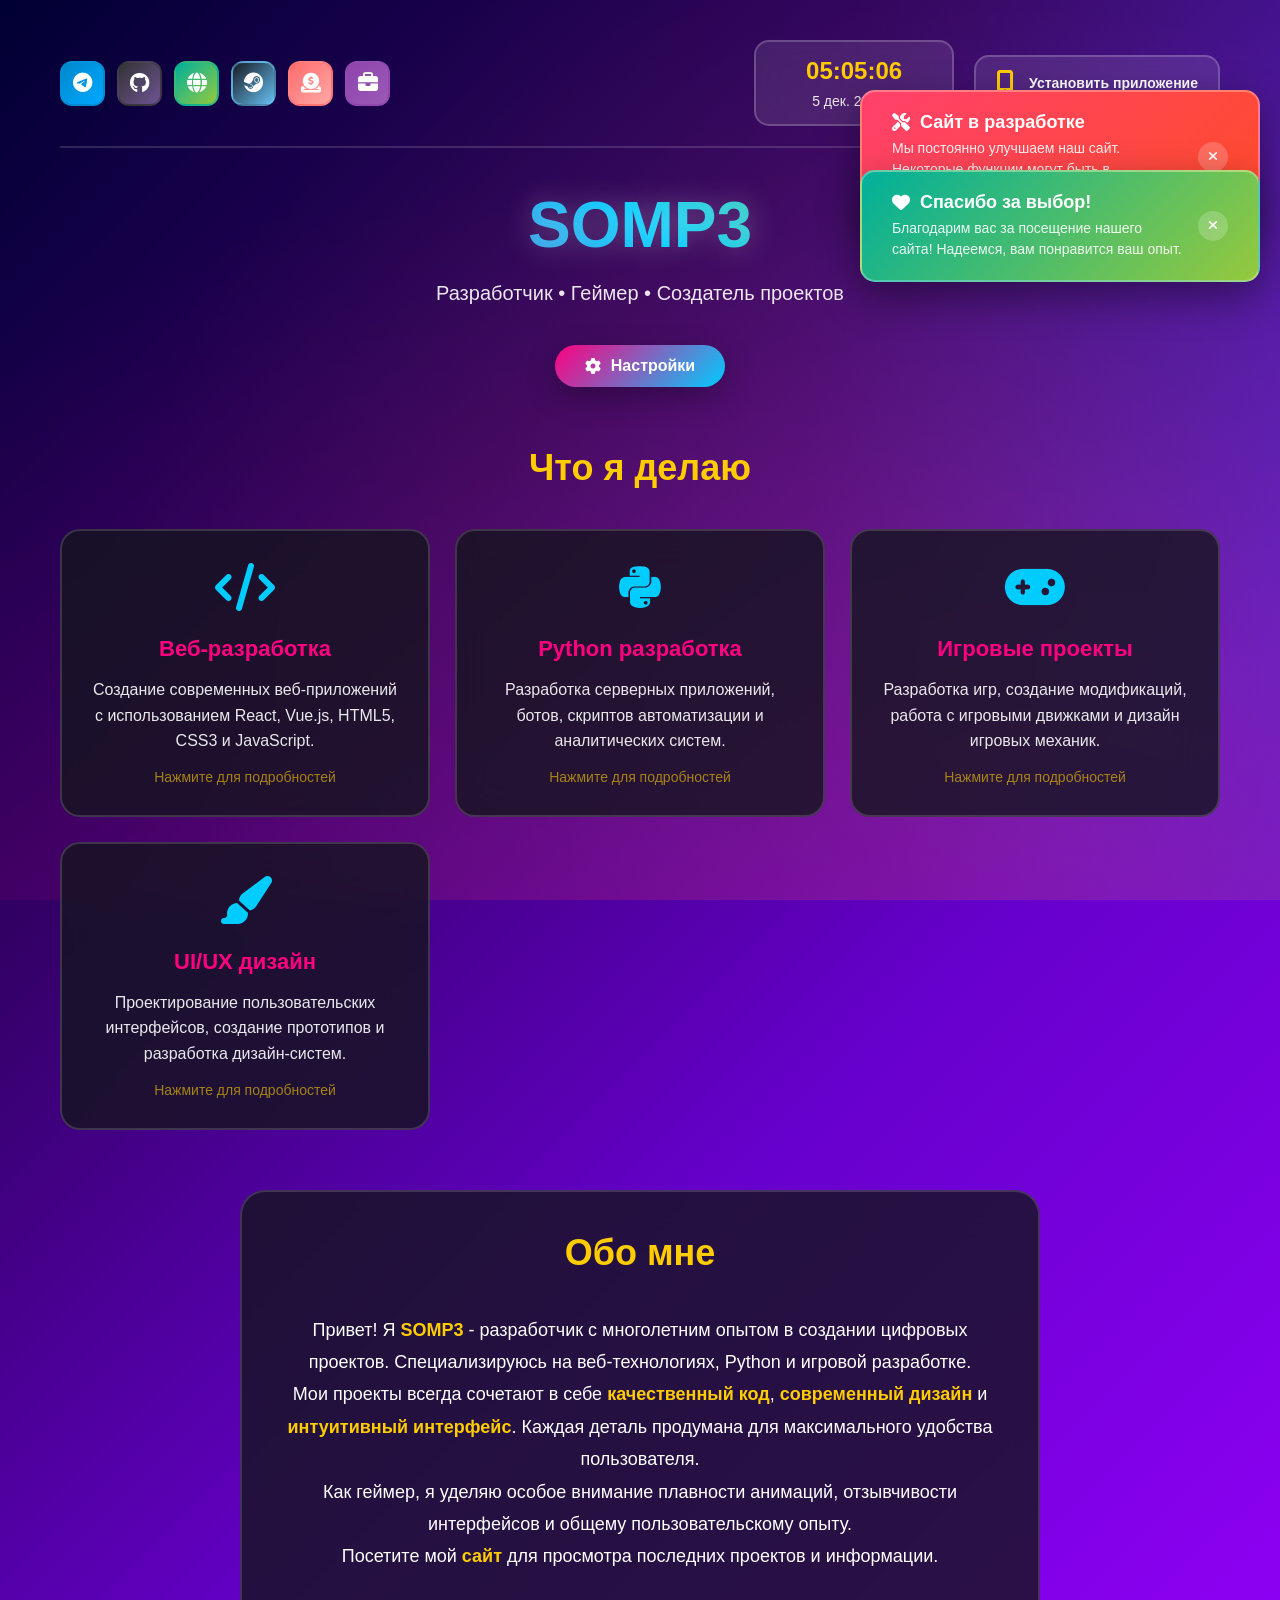
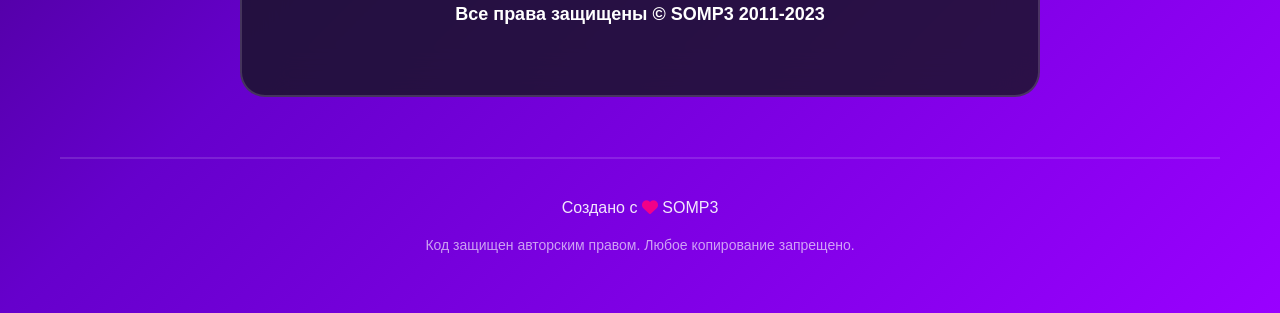
<file: index.html>
<!DOCTYPE html>
<html lang="ru">
<head>
    <meta charset="UTF-8">
    <meta name="viewport" content="width=device-width, initial-scale=1.0">
    <title>SOMP3 - Разработчик, Геймер, Создатель проектов</title>
    <meta name="description" content="Персональный сайт SOMP3 - разработчика, геймера и создателя проектов. Веб-разработка, Python, игровые проекты, UI/UX дизайн.">
    <meta name="keywords" content="SOMP3, разработчик, веб-разработка, Python, геймер, UI/UX дизайн, программирование">
    <meta name="author" content="SOMP3">
    <meta property="og:title" content="SOMP3 - Разработчик, Геймер, Создатель проектов">
    <meta property="og:description" content="Персональный сайт разработчика SOMP3 с портфолио и проектами">
    <meta property="og:type" content="website">
    <meta property="og:url" content="https://somp1k3.github.io">
    <meta name="twitter:card" content="summary_large_image">
    <meta name="twitter:title" content="SOMP3 - Разработчик, Геймер, Создатель проектов">
    <meta name="twitter:description" content="Персональный сайт разработчика SOMP3 с портфолио и проектами">
    
    <!-- PWA метатеги -->
    <meta name="theme-color" content="#ff0080">
    <meta name="apple-mobile-web-app-capable" content="yes">
    <meta name="apple-mobile-web-app-status-bar-style" content="black-translucent">
    <meta name="apple-mobile-web-app-title" content="SOMP3">
    <link rel="manifest" href="manifest.json">
    
    <link rel="stylesheet" href="https://cdnjs.cloudflare.com/ajax/libs/font-awesome/6.4.0/css/all.min.css">
    <link rel="stylesheet" href="styles.css">
    <link rel="icon" type="image/png" href="[data-uri]">
</head>
<body>
    <!-- RGB градиентный фон -->
    <div class="rgb-bg" id="rgbBg"></div>
    
    <!-- Уведомление о разработке -->
    <div class="notification development" id="devNotification">
        <div class="notification-content">
            <div class="notification-title">
                <i class="fas fa-tools"></i>
                Сайт в разработке
            </div>
            <div class="notification-text">
                Мы постоянно улучшаем наш сайт. Некоторые функции могут быть в разработке или обновляться.
            </div>
        </div>
        <button class="notification-close" onclick="closeNotification('devNotification')">
            <i class="fas fa-times"></i>
        </button>
    </div>
    
    <!-- Уведомление с благодарностью -->
    <div class="notification thanks" id="thanksNotification">
        <div class="notification-content">
            <div class="notification-title">
                <i class="fas fa-heart"></i>
                Спасибо за выбор!
            </div>
            <div class="notification-text">
                Благодарим вас за посещение нашего сайта! Надеемся, вам понравится ваш опыт.
            </div>
        </div>
        <button class="notification-close" onclick="closeNotification('thanksNotification')">
            <i class="fas fa-times"></i>
        </button>
    </div>
    
    <!-- Модальное окно для "Что я делаю" -->
    <div class="modal-overlay" id="activityModalOverlay">
        <div class="modal" id="activityModal">
            <div class="modal-header">
                <h2 class="modal-title" id="modalActivityTitle">Заголовок</h2>
                <button class="modal-close" id="modalCloseBtn">
                    <i class="fas fa-times"></i>
                </button>
            </div>
            <div class="modal-content" id="modalActivityContent">
                <!-- Контент будет подгружаться динамически -->
            </div>
            <div class="modal-footer">
                <button class="modal-action-btn" id="modalVisitSiteBtn">
                    <i class="fas fa-external-link-alt"></i>
                    Посетить сайт проекта
                </button>
                <button class="modal-action-btn secondary" id="modalCloseActionBtn">
                    <i class="fas fa-times"></i>
                    Закрыть
                </button>
            </div>
        </div>
    </div>
    
    <div class="container">
        <!-- Верхняя панель -->
        <div class="top-panel">
            <!-- Социальные иконки -->
            <div class="social-icons">
                <a href="https://t.me/testuhipis" target="_blank" class="social-icon tg" title="Telegram" aria-label="Telegram">
                    <i class="fab fa-telegram"></i>
                </a>
                <a href="https://github.com/somp1k3" target="_blank" class="social-icon gh" title="GitHub" aria-label="GitHub">
                    <i class="fab fa-github"></i>
                </a>
                <a href="https://somp1k3.github.io/smp3/pr/" target="_blank" class="social-icon website" title="Мой сайт" aria-label="Мой сайт">
                    <i class="fas fa-globe"></i>
                </a>
                <a href="https://steamcommunity.com/id/somp1k3/" target="_blank" class="social-icon steam" title="Steam" aria-label="Steam">
                    <i class="fab fa-steam"></i>
                </a>
                <a href="https://www.donationalerts.com/r/uwu11" target="_blank" class="social-icon donate" title="Донаты" aria-label="Донаты">
                    <i class="fas fa-donate"></i>
                </a>
                <a href="https://somp1k3.github.io/smp3/portfolio/" target="_blank" class="social-icon portfolio" title="Портфолио" aria-label="Портфолио">
                    <i class="fas fa-briefcase"></i>
                </a>
            </div>
            
            <!-- Время и кнопка PWA -->
            <div class="info-widgets">
                <div class="info-item">
                    <div class="info-time" id="currentTime">00:00:00</div>
                    <div class="info-date" id="currentDate">1 янв 2023</div>
                </div>
                
                <!-- Кнопка установки PWA -->
                <div class="info-item pwa-install-btn" id="pwaInstallBtn" style="cursor: pointer;">
                    <div class="pwa-install-icon">
                        <i class="fas fa-mobile-alt"></i>
                    </div>
                    <div class="pwa-install-text">
                        Установить приложение
                    </div>
                </div>
            </div>
        </div>
        
        <!-- Основной контент -->
        <main class="main-content">
            <!-- Заголовок -->
            <div class="title-section">
                <h1 class="main-title">SOMP3</h1>
                <p class="subtitle">Разработчик • Геймер • Создатель проектов</p>
                
                <!-- Кнопка настроек -->
                <div class="settings-btn-container" id="settingsContainer">
                    <button class="settings-btn" id="settingsBtn" aria-label="Настройки сайта">
                        <i class="fas fa-cog"></i>
                        Настройки
                    </button>
                    <div class="settings-panel" id="settingsPanel">
                        <div class="settings-title">
                            <i class="fas fa-sliders-h"></i>
                            Настройки сайта
                        </div>
                        
                        <div class="setting-item">
                            <span>RGB фон</span>
                            <label class="switch">
                                <input type="checkbox" id="rgbToggle" checked>
                                <span class="slider"></span>
                            </label>
                        </div>
                        
                        <div class="setting-item">
                            <span>Яркий режим</span>
                            <label class="switch">
                                <input type="checkbox" id="brightModeToggle">
                                <span class="slider"></span>
                            </label>
                        </div>
                        
                        <div class="setting-item">
                            <span>Анимации</span>
                            <label class="switch">
                                <input type="checkbox" id="animationsToggle" checked>
                                <span class="slider"></span>
                            </label>
                        </div>
                    </div>
                </div>
            </div>
            
            <!-- Что я делаю -->
            <section class="activities-section" aria-labelledby="activitiesTitle">
                <h2 class="section-title" id="activitiesTitle">Что я делаю</h2>
                <div class="activities-grid">
                    <div class="activity-card" data-activity="webdev">
                        <div class="activity-icon">
                            <i class="fas fa-code"></i>
                        </div>
                        <h3 class="activity-title">Веб-разработка</h3>
                        <p class="activity-desc">
                            Создание современных веб-приложений с использованием React, Vue.js, HTML5, CSS3 и JavaScript.
                        </p>
                        <div class="activity-hint">
                            Нажмите для подробностей
                        </div>
                    </div>
                    
                    <div class="activity-card" data-activity="python">
                        <div class="activity-icon">
                            <i class="fab fa-python"></i>
                        </div>
                        <h3 class="activity-title">Python разработка</h3>
                        <p class="activity-desc">
                            Разработка серверных приложений, ботов, скриптов автоматизации и аналитических систем.
                        </p>
                        <div class="activity-hint">
                            Нажмите для подробностей
                        </div>
                    </div>
                    
                    <div class="activity-card" data-activity="gamedev">
                        <div class="activity-icon">
                            <i class="fas fa-gamepad"></i>
                        </div>
                        <h3 class="activity-title">Игровые проекты</h3>
                        <p class="activity-desc">
                            Разработка игр, создание модификаций, работа с игровыми движками и дизайн игровых механик.
                        </p>
                        <div class="activity-hint">
                            Нажмите для подробностей
                        </div>
                    </div>
                    
                    <div class="activity-card" data-activity="design">
                        <div class="activity-icon">
                            <i class="fas fa-paint-brush"></i>
                        </div>
                        <h3 class="activity-title">UI/UX дизайн</h3>
                        <p class="activity-desc">
                            Проектирование пользовательских интерфейсов, создание прототипов и разработка дизайн-систем.
                        </p>
                        <div class="activity-hint">
                            Нажмите для подробностей
                        </div>
                    </div>
                </div>
            </section>
            
            <!-- Обо мне -->
            <section class="about-section" aria-labelledby="aboutTitle">
                <h2 class="section-title" id="aboutTitle">Обо мне</h2>
                <div class="about-text">
                    <p>Привет! Я <span class="highlight">SOMP3</span> - разработчик с многолетним опытом в создании цифровых проектов. Специализируюсь на веб-технологиях, Python и игровой разработке.</p>
                    
                    <p>Мои проекты всегда сочетают в себе <span class="highlight">качественный код</span>, <span class="highlight">современный дизайн</span> и <span class="highlight">интуитивный интерфейс</span>. Каждая деталь продумана для максимального удобства пользователя.</p>
                    
                    <p>Как геймер, я уделяю особое внимание плавности анимаций, отзывчивости интерфейсов и общему пользовательскому опыту.</p>
                    
                    <p>Посетите мой <a href="https://somp1k3.github.io/smp3/pr/" target="_blank" class="about-link" aria-label="Мой сайт">сайт</a> для просмотра последних проектов и информации.</p>
                </div>
                <div class="about-text">
                    <p><strong>Все права защищены © SOMP3 2011-2023</strong></p>
                </div>
            </section>
        </main>
        
        <!-- Футер -->
        <footer>
            <div class="footer-text">Создано с <i class="fas fa-heart heart-icon" aria-hidden="true"></i> SOMP3</div>
            <div class="copyright">Код защищен авторским правом. Любое копирование запрещено.</div>
        </footer>
    </div>

    <script src="script.js"></script>
</body>
</html>
</file>
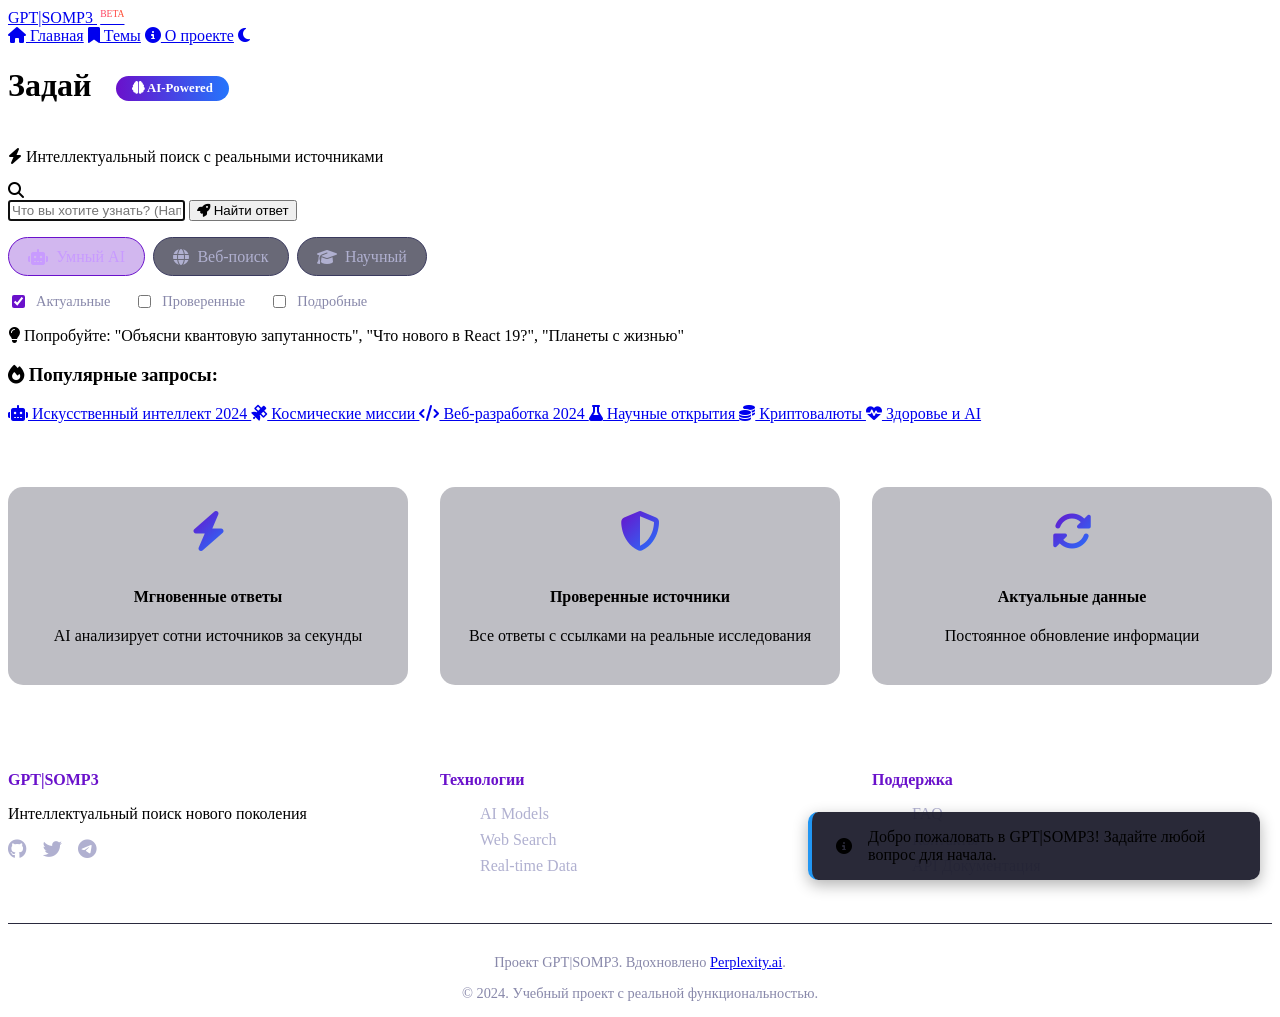
<file: GPT-Somp3/index.html>
<!DOCTYPE html>
<html lang="ru">
<head>
    <meta charset="UTF-8">
    <meta name="viewport" content="width=device-width, initial-scale=1.0">
    <title>GPT|SOMP3 - Умный поиск с ИИ</title>
    <link rel="stylesheet" href="style.css">
    <link rel="stylesheet" href="https://cdnjs.cloudflare.com/ajax/libs/font-awesome/6.4.0/css/all.min.css">
    <link rel="icon" type="image/x-icon" href="assets/favicon.ico">
</head>
<body>
    <header class="main-header">
        <div class="container">
            <a href="/" class="logo">
                <span class="logo-text">GPT|SOMP3</span>
                <span class="logo-beta">BETA</span>
            </a>
            <nav class="main-nav">
                <a href="index.html" class="active"><i class="fas fa-home"></i> Главная</a>
                <a href="topics.html"><i class="fas fa-bookmark"></i> Темы</a>
                <a href="about.html"><i class="fas fa-info-circle"></i> О проекте</a>
                <a href="#" id="theme-toggle"><i class="fas fa-moon"></i></a>
            </nav>
        </div>
    </header>

    <main class="hero-section">
        <div class="container">
            <h1 class="hero-title">
                <span class="typing-text">Задайте любой вопрос</span>
                <div class="ai-badge"><i class="fas fa-brain"></i> AI-Powered</div>
            </h1>
            <p class="hero-subtitle">
                <i class="fas fa-bolt"></i> Интеллектуальный поиск с реальными источниками
            </p>

            <div class="search-container">
                <div class="search-box">
                    <div class="search-icon">
                        <i class="fas fa-search"></i>
                    </div>
                    <input type="text" 
                           id="search-input" 
                           placeholder="Что вы хотите узнать? (Например: 'Что такое квантовые вычисления?' или 'Новости AI 2024')" 
                           autofocus>
                    <button id="search-btn" class="search-button">
                        <i class="fas fa-rocket"></i> Найти ответ
                    </button>
                </div>
                
                <div class="advanced-options">
                    <div class="search-type-selector">
                        <label class="option-btn active" data-type="ai">
                            <i class="fas fa-robot"></i> Умный AI
                        </label>
                        <label class="option-btn" data-type="web">
                            <i class="fas fa-globe"></i> Веб-поиск
                        </label>
                        <label class="option-btn" data-type="academic">
                            <i class="fas fa-graduation-cap"></i> Научный
                        </label>
                    </div>
                    
                    <div class="search-filters">
                        <label><input type="checkbox" id="filter-recent" checked> Актуальные</label>
                        <label><input type="checkbox" id="filter-verified"> Проверенные</label>
                        <label><input type="checkbox" id="filter-detailed"> Подробные</label>
                    </div>
                </div>
                
                <p class="search-hint">
                    <i class="fas fa-lightbulb"></i> Попробуйте: "Объясни квантовую запутанность", "Что нового в React 19?", "Планеты с жизнью"
                </p>
            </div>

            <div class="quick-topics">
                <h3><i class="fas fa-fire"></i> Популярные запросы:</h3>
                <div class="topic-tags">
                    <a href="#" class="tag" data-topic="ai">
                        <i class="fas fa-robot"></i> Искусственный интеллект 2024
                    </a>
                    <a href="#" class="tag" data-topic="space">
                        <i class="fas fa-satellite"></i> Космические миссии
                    </a>
                    <a href="#" class="tag" data-topic="programming">
                        <i class="fas fa-code"></i> Веб-разработка 2024
                    </a>
                    <a href="#" class="tag" data-topic="science">
                        <i class="fas fa-flask"></i> Научные открытия
                    </a>
                    <a href="#" class="tag" data-topic="crypto">
                        <i class="fas fa-coins"></i> Криптовалюты
                    </a>
                    <a href="#" class="tag" data-topic="health">
                        <i class="fas fa-heartbeat"></i> Здоровье и AI
                    </a>
                </div>
            </div>
            
            <div class="features-grid">
                <div class="feature">
                    <i class="fas fa-bolt"></i>
                    <h4>Мгновенные ответы</h4>
                    <p>AI анализирует сотни источников за секунды</p>
                </div>
                <div class="feature">
                    <i class="fas fa-shield-alt"></i>
                    <h4>Проверенные источники</h4>
                    <p>Все ответы с ссылками на реальные исследования</p>
                </div>
                <div class="feature">
                    <i class="fas fa-sync-alt"></i>
                    <h4>Актуальные данные</h4>
                    <p>Постоянное обновление информации</p>
                </div>
            </div>
        </div>
    </main>

    <section class="results-section container" id="results-section" style="display: none;">
        <div class="results-header">
            <h2><i class="fas fa-comment-dots"></i> Ответ AI</h2>
            <div class="result-meta">
                <span class="time-badge"><i class="far fa-clock"></i> Только что</span>
                <span class="source-count"><i class="fas fa-link"></i> <span id="sources-count">0</span> источников</span>
                <span class="confidence"><i class="fas fa-chart-line"></i> Высокая точность</span>
            </div>
        </div>
        
        <div class="answer-card">
            <div class="answer-header">
                <div class="ai-avatar">
                    <i class="fas fa-brain"></i>
                </div>
                <div class="answer-meta">
                    <h4>GPT|SOMP3 AI Assistant</h4>
                    <p>На основе анализа вашего запроса</p>
                </div>
                <button class="copy-btn" id="copy-answer">
                    <i class="far fa-copy"></i> Копировать
                </button>
            </div>
            
            <div class="answer-content" id="answer-text">
                <!-- Ответ будет здесь -->
            </div>
            
            <div class="answer-actions">
                <button class="action-btn" id="expand-answer">
                    <i class="fas fa-expand-alt"></i> Подробнее
                </button>
                <button class="action-btn" id="save-answer">
                    <i class="far fa-bookmark"></i> Сохранить
                </button>
                <button class="action-btn" id="share-answer">
                    <i class="fas fa-share"></i> Поделиться
                </button>
            </div>
            
            <div class="sources-section">
                <h4><i class="fas fa-link"></i> Источники и ссылки:</h4>
                <div class="sources-grid" id="sources-list">
                    <!-- Источники будут здесь -->
                </div>
                <div class="sources-note">
                    <i class="fas fa-info-circle"></i> Все источники проверены и актуальны
                </div>
            </div>
            
            <div class="related-questions">
                <h5><i class="fas fa-question-circle"></i> Связанные вопросы:</h5>
                <div class="related-list" id="related-questions">
                    <!-- Связанные вопросы -->
                </div>
            </div>
        </div>
        
        <div class="next-actions">
            <button id="new-search-btn" class="secondary-button">
                <i class="fas fa-redo"></i> Новый поиск
            </button>
            <button id="refine-search" class="secondary-button">
                <i class="fas fa-edit"></i> Уточнить вопрос
            </button>
            <button id="export-btn" class="secondary-button">
                <i class="fas fa-download"></i> Экспорт ответа
            </button>
        </div>
        
        <div class="feedback-section">
            <p>Полезен ли был ответ?</p>
            <div class="feedback-buttons">
                <button class="feedback-btn good"><i class="fas fa-thumbs-up"></i> Да</button>
                <button class="feedback-btn bad"><i class="fas fa-thumbs-down"></i> Нет</button>
            </div>
        </div>
    </section>

    <footer class="main-footer">
        <div class="container">
            <div class="footer-content">
                <div class="footer-section">
                    <h4>GPT|SOMP3</h4>
                    <p>Интеллектуальный поиск нового поколения</p>
                    <div class="social-links">
                        <a href="#"><i class="fab fa-github"></i></a>
                        <a href="#"><i class="fab fa-twitter"></i></a>
                        <a href="#"><i class="fab fa-telegram"></i></a>
                    </div>
                </div>
                <div class="footer-section">
                    <h4>Технологии</h4>
                    <ul>
                        <li><a href="#">AI Models</a></li>
                        <li><a href="#">Web Search</a></li>
                        <li><a href="#">Real-time Data</a></li>
                    </ul>
                </div>
                <div class="footer-section">
                    <h4>Поддержка</h4>
                    <ul>
                        <li><a href="#">FAQ</a></li>
                        <li><a href="#">Контакты</a></li>
                        <li><a href="#">API Документация</a></li>
                    </ul>
                </div>
            </div>
            <div class="footer-bottom">
                <p>Проект GPT|SOMP3. Вдохновлено <a href="https://perplexity.ai" target="_blank">Perplexity.ai</a>.</p>
                <p>© 2024. Учебный проект с реальной функциональностью.</p>
            </div>
        </div>
    </footer>

    <!-- Модальное окно для уточнения вопроса -->
    <div class="modal" id="refine-modal">
        <div class="modal-content">
            <h3><i class="fas fa-edit"></i> Уточните ваш вопрос</h3>
            <textarea id="refine-text" placeholder="Переформулируйте или добавьте детали..."></textarea>
            <div class="modal-actions">
                <button id="refine-submit" class="search-button">Обновить поиск</button>
                <button id="refine-cancel" class="secondary-button">Отмена</button>
            </div>
        </div>
    </div>

    <script src="script.js"></script>
    <script src="ai-engine.js"></script>
</body>
</html>
</file>
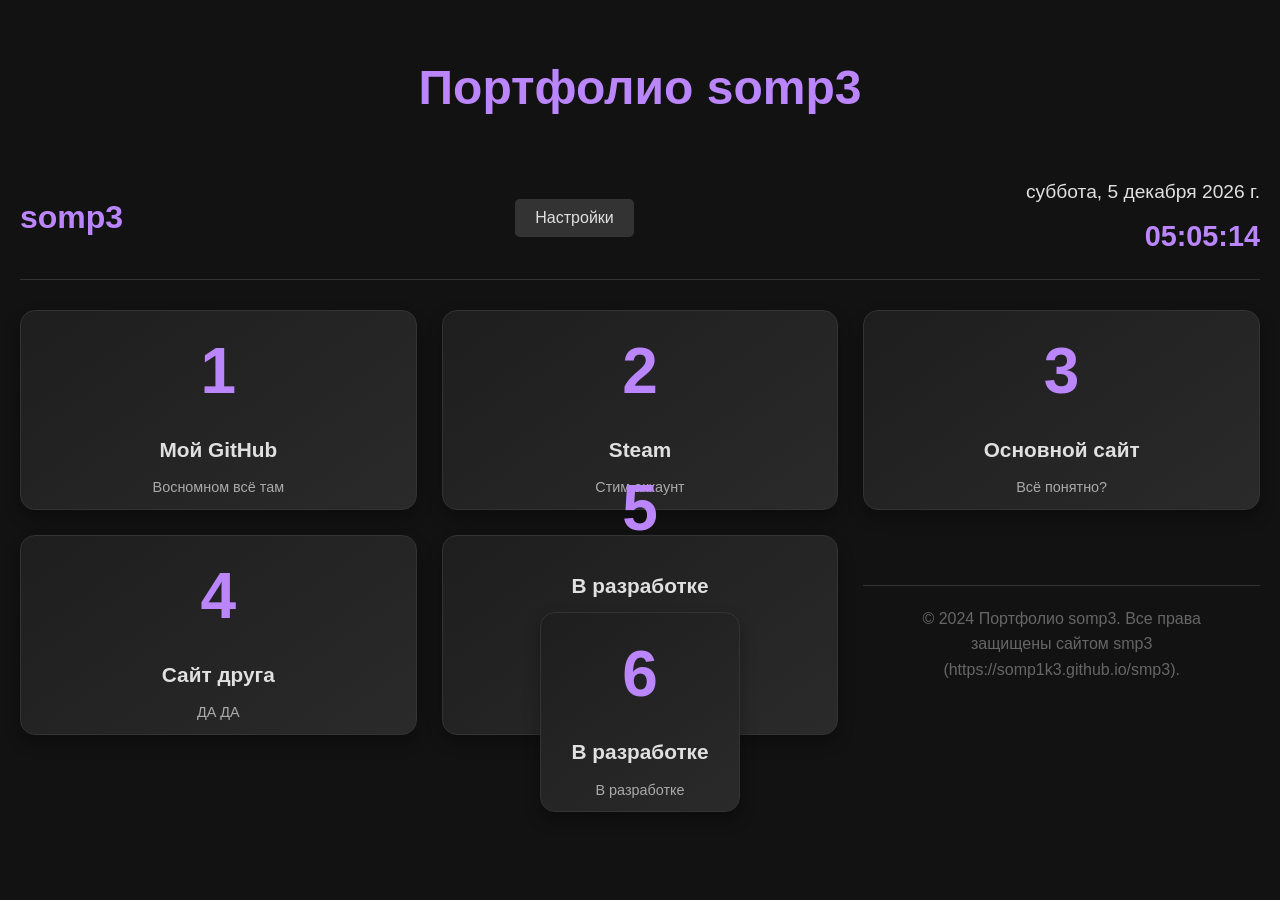
<file: portfolio/index.html>
<!DOCTYPE html>
<html lang="ru">
<head>
    <meta charset="UTF-8">
    <meta name="viewport" content="width=device-width, initial-scale=1.0">
    <title>Портфолио somp3</title>
    <style>
        * {
            margin: 0;
            padding: 0;
            box-sizing: border-box;
            font-family: 'Segoe UI', Tahoma, Geneva, Verdana, sans-serif;
        }
        
        body {
            background-color: #121212;
            color: #e0e0e0;
            line-height: 1.6;
            min-height: 100vh;
            padding: 20px;
            transition: background-color 0.3s ease;
        }
        
        .container {
            max-width: 1400px;
            margin: 0 auto;
        }
        
        .main-title {
            text-align: center;
            font-size: 3rem;
            margin: 30px 0;
            color: #bb86fc;
            font-weight: 700;
        }
        
        header {
            display: flex;
            justify-content: space-between;
            align-items: center;
            padding: 20px 0;
            margin-bottom: 30px;
            border-bottom: 1px solid #333;
        }
        
        .logo {
            font-size: 2rem;
            font-weight: 700;
            color: #bb86fc;
        }
        
        .settings-btn {
            background: #333;
            color: #e0e0e0;
            border: none;
            padding: 10px 20px;
            border-radius: 5px;
            cursor: pointer;
            font-size: 1rem;
            transition: background 0.3s ease;
        }
        
        .settings-btn:hover {
            background: #444;
        }
        
        .datetime {
            text-align: right;
        }
        
        .date {
            font-size: 1.2rem;
            margin-bottom: 5px;
        }
        
        .time {
            font-size: 1.8rem;
            font-weight: 600;
            color: #bb86fc;
        }
        
        .widgets-grid {
            display: grid;
            grid-template-columns: repeat(auto-fill, minmax(300px, 1fr));
            gap: 25px;
            margin-bottom: 40px;
        }
        
        .widget {
            background: linear-gradient(145deg, #1e1e1e, #2a2a2a);
            border-radius: 15px;
            padding: 30px;
            box-shadow: 0 8px 16px rgba(0, 0, 0, 0.3);
            transition: all 0.3s ease;
            cursor: pointer;
            display: flex;
            flex-direction: column;
            align-items: center;
            justify-content: center;
            text-align: center;
            height: 200px;
            border: 1px solid #333;
        }
        
        .widget:hover {
            transform: translateY(-10px);
            box-shadow: 0 12px 20px rgba(0, 0, 0, 0.4);
            border-color: #bb86fc;
        }
        
        .widget-number {
            font-size: 4rem;
            font-weight: 800;
            color: #bb86fc;
            margin-bottom: 10px;
        }
        
        .widget-title {
            font-size: 1.3rem;
            font-weight: 600;
            margin-bottom: 10px;
        }
        
        .widget-description {
            font-size: 0.9rem;
            color: #aaa;
        }
        
        .settings-panel {
            background: #1e1e1e;
            border-radius: 10px;
            padding: 20px;
            margin-top: 30px;
            border: 1px solid #333;
            display: none;
        }
        
        .settings-title {
            font-size: 1.5rem;
            margin-bottom: 20px;
            color: #bb86fc;
        }
        
        .color-options {
            display: flex;
            flex-wrap: wrap;
            gap: 15px;
            margin-bottom: 20px;
        }
        
        .color-option {
            width: 40px;
            height: 40px;
            border-radius: 50%;
            cursor: pointer;
            border: 2px solid transparent;
            transition: transform 0.2s ease;
        }
        
        .color-option:hover {
            transform: scale(1.1);
        }
        
        .color-option.active {
            border-color: white;
        }
        
        footer {
            text-align: center;
            margin-top: 50px;
            padding: 20px;
            color: #666;
            border-top: 1px solid #333;
        }
        
        @media (max-width: 768px) {
            .widgets-grid {
                grid-template-columns: repeat(auto-fill, minmax(250px, 1fr));
            }
            
            header {
                flex-direction: column;
                text-align: center;
            }
            
            .datetime {
                margin-top: 15px;
            }
            
            .main-title {
                font-size: 2.5rem;
            }
        }
    </style>
</head>
<body>
    <div class="container">
        <h1 class="main-title">Портфолио somp3</h1>
        
        <header>
            <div class="logo">somp3</div>
            <button class="settings-btn" id="settingsBtn">Настройки</button>
            <div class="datetime">
                <div class="date" id="currentDate">Понедельник, 1 января 2024</div>
                <div class="time" id="currentTime">00:00:00</div>
            </div>
        </header>
        
        <div class="widgets-grid">
            <div class="widget" id="widget1">
                <div class="widget-number">1</div>
                <div class="widget-title">Мой GitHub</div>
                <div class="widget-description">Восномном всё там</div>
            </div>
            
            <div class="widget" id="widget2">
                <div class="widget-number">2</div>
                <div class="widget-title">Steam</div>
                <div class="widget-description">Стим аккаунт</div>
            </div>
            
            <div class="widget" id="widget3">
                <div class="widget-number">3</div>
                <div class="widget-title">Основной сайт</div>
                <div class="widget-description">Всё понятно?</div>
            </div>
            
            <div class="widget" id="widget4">
                <div class="widget-number">4</div>
                <div class="widget-title">Сайт друга</div>
                <div class="widget-description">ДА ДА</div>
            </div>
            
            <div class="widget" id="widget5">
                <div class="widget-number">5</div>
                <div class="widget-title">В разработке</div>
                <div class="widget-description"В разработке</div>
            </div>
            
            <div class="widget" id="widget6">
                <div class="widget-number">6</div>
                <div class="widget-title">В разработке</div>
                <div class="widget-description">В разработке</div>
            </div>
        </div>
        
        <div class="settings-panel" id="settingsPanel">
            <h3 class="settings-title">Настройки сайта</h3>
            <p>Выберите цветовую схему:</p>
            <div class="color-options">
                <div class="color-option active" style="background-color: #121212;" data-color="#121212"></div>
                <div class="color-option" style="background-color: #1a1a2e;" data-color="#1a1a2e"></div>
                <div class="color-option" style="background-color: #16213e;" data-color="#16213e"></div>
                <div class="color-option" style="background-color: #0f3460;" data-color="#0f3460"></div>
                <div class="color-option" style="background-color: #1b262c;" data-color="#1b262c"></div>
                <div class="color-option" style="background-color: #222831;" data-color="#222831"></div>
                <div class="color-option" style="background-color: #393e46;" data-color="#393e46"></div>
                <div class="color-option" style="background-color: #2d2424;" data-color="#2d2424"></div>
            </div>
        </div>
        
        <footer>
            <p>© 2024 Портфолио somp3. Все права защищены сайтом smp3 (https://somp1k3.github.io/smp3).</p>
        </footer>
    </div>

    <script>
        // Обновление времени и даты
        function updateDateTime() {
            const now = new Date();
            
            // Форматирование времени
            const timeOptions = { hour: '2-digit', minute: '2-digit', second: '2-digit' };
            const timeString = now.toLocaleTimeString('ru-RU', timeOptions);
            document.getElementById('currentTime').textContent = timeString;
            
            // Форматирование даты
            const dateOptions = { weekday: 'long', year: 'numeric', month: 'long', day: 'numeric' };
            const dateString = now.toLocaleDateString('ru-RU', dateOptions);
            document.getElementById('currentDate').textContent = dateString;
        }
        
        // Обновляем время сразу и затем каждую секунду
        updateDateTime();
        setInterval(updateDateTime, 10000);
        
        // Обработчики для виджетов
        document.getElementById('widget1').addEventListener('click', function() {
            window.open('https://github.com/somp1k3', '_blank');
        });
        
        document.getElementById('widget2').addEventListener('click', function() {
            window.open('https://steamcommunity.com/id/somp1k3/', '_blank');
        });
        
        document.getElementById('widget3').addEventListener('click', function() {
            window.open('https://somp1k3.github.io/smp3/', '_blank');
        });
        
        document.getElementById('widget4').addEventListener('click', function() {
            window.open('https://l1ratch.ru/', '_blank');
        });
        
        document.getElementById('widget5').addEventListener('click', function() {
            window.open('https://somp1k3.github.io/smp3/', '_blank');
        });
        
        document.getElementById('widget6').addEventListener('click', function() {
            window.open('https://somp1k3.github.io/smp3/', '_blank');
        });
        
        // Настройки цвета
        const settingsBtn = document.getElementById('settingsBtn');
        const settingsPanel = document.getElementById('settingsPanel');
        const colorOptions = document.querySelectorAll('.color-option');
        
        settingsBtn.addEventListener('click', function() {
            if (settingsPanel.style.display === 'block') {
                settingsPanel.style.display = 'none';
            } else {
                settingsPanel.style.display = 'block';
            }
        });
        
        colorOptions.forEach(option => {
            option.addEventListener('click', function() {
                // Убираем активный класс у всех опций
                colorOptions.forEach(opt => opt.classList.remove('active'));
                // Добавляем активный класс к выбранной опции
                this.classList.add('active');
                // Меняем цвет фона
                document.body.style.backgroundColor = this.getAttribute('data-color');
            });
        });
    </script>
</body>
</html>
</file>
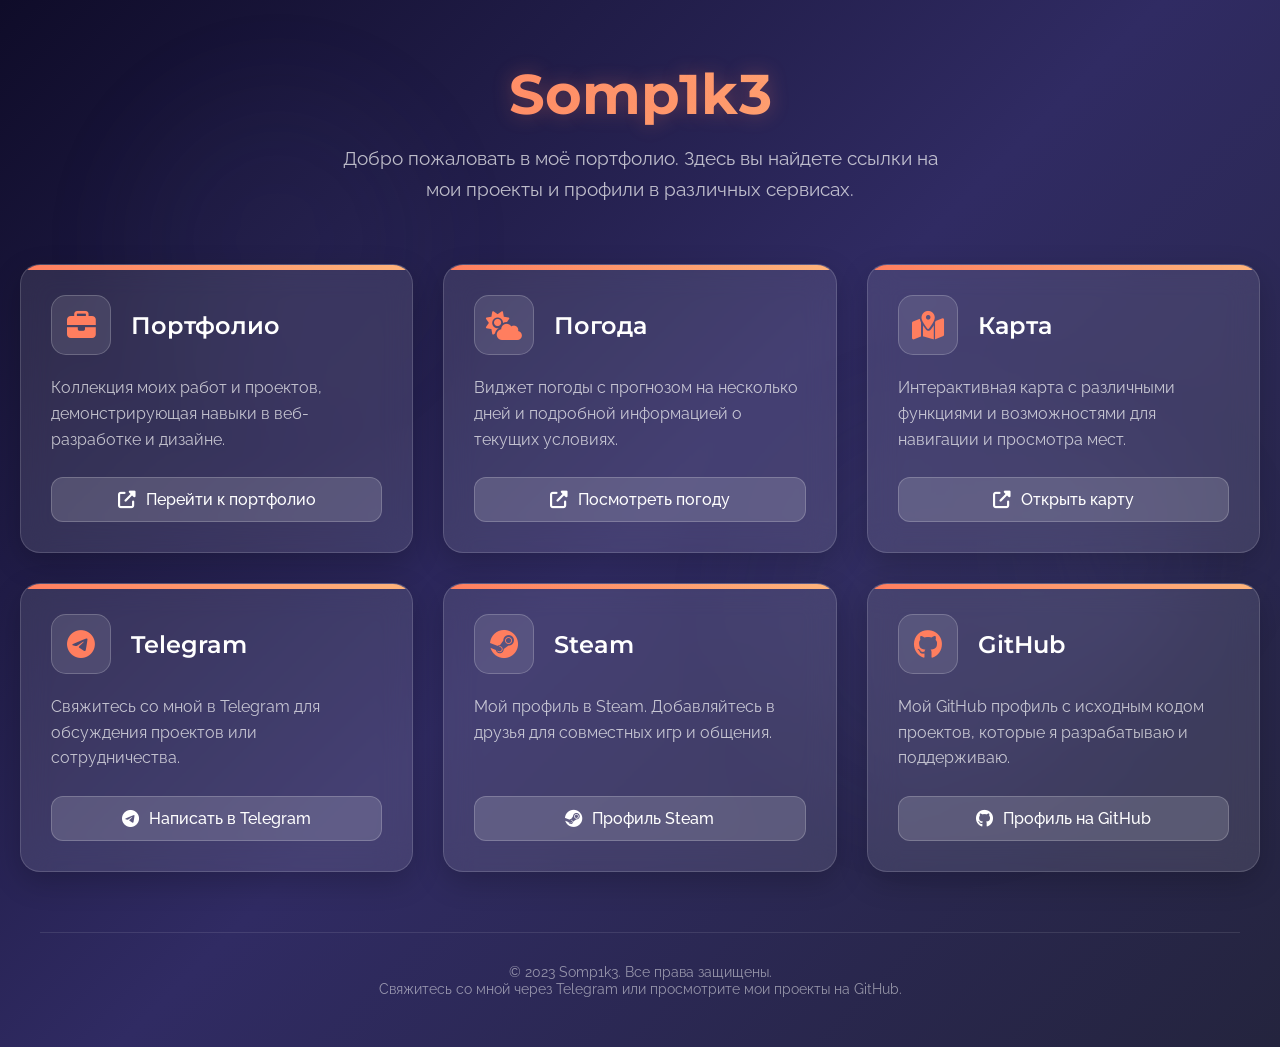
<file: pr/index.html>
<!DOCTYPE html>
<html lang="ru">
<head>
    <meta charset="UTF-8">
    <meta name="viewport" content="width=device-width, initial-scale=1.0">
    <title>Портфолио | Somp1k3</title>
    <link rel="stylesheet" href="https://cdnjs.cloudflare.com/ajax/libs/font-awesome/6.4.0/css/all.min.css">
    <link rel="preconnect" href="https://fonts.googleapis.com">
    <link rel="preconnect" href="https://fonts.gstatic.com" crossorigin>
    <link href="https://fonts.googleapis.com/css2?family=Montserrat:wght@400;600;700&family=Raleway:wght@300;400;500&display=swap" rel="stylesheet">
    <style>
        * {
            margin: 0;
            padding: 0;
            box-sizing: border-box;
        }

        body {
            font-family: 'Raleway', sans-serif;
            background: linear-gradient(135deg, #0f0c29, #302b63, #24243e);
            color: #fff;
            min-height: 100vh;
            display: flex;
            flex-direction: column;
            align-items: center;
            padding: 20px;
            position: relative;
            overflow-x: hidden;
        }

        /* Анимированный фон */
        .bg-animation {
            position: fixed;
            top: 0;
            left: 0;
            width: 100%;
            height: 100%;
            z-index: -1;
            opacity: 0.3;
        }

        .bg-circle {
            position: absolute;
            border-radius: 50%;
            background: rgba(120, 119, 198, 0.2);
            filter: blur(60px);
        }

        .circle-1 {
            width: 300px;
            height: 300px;
            top: 10%;
            left: 10%;
            animation: float 25s infinite linear;
        }

        .circle-2 {
            width: 400px;
            height: 400px;
            bottom: 10%;
            right: 10%;
            animation: float 30s infinite linear reverse;
        }

        .circle-3 {
            width: 200px;
            height: 200px;
            top: 50%;
            left: 80%;
            animation: float 20s infinite linear;
        }

        @keyframes float {
            0% {
                transform: translate(0, 0) rotate(0deg);
            }
            100% {
                transform: translate(100px, 100px) rotate(360deg);
            }
        }

        /* Заголовок */
        .header {
            text-align: center;
            margin: 40px 0 60px;
            max-width: 800px;
            width: 100%;
        }

        h1 {
            font-family: 'Montserrat', sans-serif;
            font-size: 3.5rem;
            font-weight: 700;
            margin-bottom: 15px;
            background: linear-gradient(to right, #ff7e5f, #feb47b);
            -webkit-background-clip: text;
            -webkit-text-fill-color: transparent;
            text-shadow: 0 0 20px rgba(255, 126, 95, 0.3);
        }

        .subtitle {
            font-size: 1.2rem;
            color: rgba(255, 255, 255, 0.7);
            max-width: 600px;
            margin: 0 auto;
            line-height: 1.6;
        }

        /* Основной контент */
        .container {
            display: grid;
            grid-template-columns: repeat(auto-fill, minmax(320px, 1fr));
            gap: 30px;
            max-width: 1400px;
            width: 100%;
            margin-bottom: 60px;
        }

        /* Виджеты */
        .widget {
            background: rgba(255, 255, 255, 0.1);
            backdrop-filter: blur(15px);
            border-radius: 20px;
            padding: 30px;
            transition: all 0.4s ease;
            border: 1px solid rgba(255, 255, 255, 0.15);
            box-shadow: 0 10px 30px rgba(0, 0, 0, 0.2);
            position: relative;
            overflow: hidden;
            display: flex;
            flex-direction: column;
            height: 100%;
        }

        .widget::before {
            content: '';
            position: absolute;
            top: 0;
            left: 0;
            width: 100%;
            height: 5px;
            background: linear-gradient(to right, #ff7e5f, #feb47b);
        }

        .widget:hover {
            transform: translateY(-10px);
            box-shadow: 0 15px 40px rgba(0, 0, 0, 0.3);
            border-color: rgba(255, 255, 255, 0.3);
        }

        .widget-header {
            display: flex;
            align-items: center;
            margin-bottom: 20px;
        }

        .widget-icon {
            width: 60px;
            height: 60px;
            background: rgba(255, 255, 255, 0.1);
            border-radius: 15px;
            display: flex;
            align-items: center;
            justify-content: center;
            margin-right: 20px;
            font-size: 1.8rem;
            color: #ff7e5f;
            border: 1px solid rgba(255, 255, 255, 0.2);
        }

        .widget-title {
            font-family: 'Montserrat', sans-serif;
            font-size: 1.5rem;
            font-weight: 600;
        }

        .widget-description {
            color: rgba(255, 255, 255, 0.7);
            line-height: 1.6;
            margin-bottom: 25px;
            flex-grow: 1;
        }

        .widget-link {
            display: inline-flex;
            align-items: center;
            justify-content: center;
            background: rgba(255, 255, 255, 0.15);
            color: #fff;
            text-decoration: none;
            padding: 12px 25px;
            border-radius: 12px;
            font-weight: 500;
            transition: all 0.3s ease;
            border: 1px solid rgba(255, 255, 255, 0.2);
            position: relative;
            overflow: hidden;
            z-index: 1;
        }

        .widget-link::before {
            content: '';
            position: absolute;
            top: 0;
            left: -100%;
            width: 100%;
            height: 100%;
            background: linear-gradient(to right, rgba(255, 255, 255, 0.1), rgba(255, 255, 255, 0.3));
            transition: left 0.4s ease;
            z-index: -1;
        }

        .widget-link:hover {
            background: rgba(255, 255, 255, 0.25);
            transform: translateY(-2px);
            box-shadow: 0 5px 15px rgba(0, 0, 0, 0.2);
        }

        .widget-link:hover::before {
            left: 0;
        }

        .widget-link i {
            margin-right: 10px;
            font-size: 1.1rem;
        }

        /* Футер */
        .footer {
            text-align: center;
            padding: 30px 0;
            color: rgba(255, 255, 255, 0.5);
            font-size: 0.9rem;
            border-top: 1px solid rgba(255, 255, 255, 0.1);
            width: 100%;
            max-width: 1200px;
            margin-top: auto;
        }

        /* Адаптивность */
        @media (max-width: 768px) {
            h1 {
                font-size: 2.5rem;
            }

            .container {
                grid-template-columns: 1fr;
                gap: 20px;
                padding: 0 15px;
            }

            .widget {
                padding: 25px;
            }
        }

        @media (max-width: 480px) {
            h1 {
                font-size: 2rem;
            }

            .subtitle {
                font-size: 1rem;
            }

            .widget-header {
                flex-direction: column;
                align-items: flex-start;
            }

            .widget-icon {
                margin-bottom: 15px;
            }
        }
    </style>
</head>
<body>
    <!-- Анимированный фон -->
    <div class="bg-animation">
        <div class="bg-circle circle-1"></div>
        <div class="bg-circle circle-2"></div>
        <div class="bg-circle circle-3"></div>
    </div>

    <!-- Заголовок -->
    <header class="header">
        <h1>Somp1k3</h1>
        <p class="subtitle">Добро пожаловать в моё портфолио. Здесь вы найдете ссылки на мои проекты и профили в различных сервисах.</p>
    </header>

    <!-- Основной контент -->
    <main class="container">
        <!-- Виджет портфолио -->
        <div class="widget">
            <div class="widget-header">
                <div class="widget-icon">
                    <i class="fas fa-briefcase"></i>
                </div>
                <h2 class="widget-title">Портфолио</h2>
            </div>
            <p class="widget-description">Коллекция моих работ и проектов, демонстрирующая навыки в веб-разработке и дизайне.</p>
            <a href="https://somp1k3.github.io/smp3/portfolio/" target="_blank" class="widget-link">
                <i class="fas fa-external-link-alt"></i> Перейти к портфолио
            </a>
        </div>

        <!-- Виджет погоды -->
        <div class="widget">
            <div class="widget-header">
                <div class="widget-icon">
                    <i class="fas fa-cloud-sun"></i>
                </div>
                <h2 class="widget-title">Погода</h2>
            </div>
            <p class="widget-description">Виджет погоды с прогнозом на несколько дней и подробной информацией о текущих условиях.</p>
            <a href="https://somp1k3.github.io/smp3/weather/" target="_blank" class="widget-link">
                <i class="fas fa-external-link-alt"></i> Посмотреть погоду
            </a>
        </div>

        <!-- Виджет карты -->
        <div class="widget">
            <div class="widget-header">
                <div class="widget-icon">
                    <i class="fas fa-map-marked-alt"></i>
                </div>
                <h2 class="widget-title">Карта</h2>
            </div>
            <p class="widget-description">Интерактивная карта с различными функциями и возможностями для навигации и просмотра мест.</p>
            <a href="https://somp1k3.github.io/smp3/maps/" target="_blank" class="widget-link">
                <i class="fas fa-external-link-alt"></i> Открыть карту
            </a>
        </div>

        <!-- Виджет Telegram -->
        <div class="widget">
            <div class="widget-header">
                <div class="widget-icon">
                    <i class="fab fa-telegram"></i>
                </div>
                <h2 class="widget-title">Telegram</h2>
            </div>
            <p class="widget-description">Свяжитесь со мной в Telegram для обсуждения проектов или сотрудничества.</p>
            <a href="https://t.me/testuhipis" target="_blank" class="widget-link">
                <i class="fab fa-telegram"></i> Написать в Telegram
            </a>
        </div>

        <!-- Виджет Steam -->
        <div class="widget">
            <div class="widget-header">
                <div class="widget-icon">
                    <i class="fab fa-steam"></i>
                </div>
                <h2 class="widget-title">Steam</h2>
            </div>
            <p class="widget-description">Мой профиль в Steam. Добавляйтесь в друзья для совместных игр и общения.</p>
            <a href="https://steamcommunity.com/id/somp1k3/" target="_blank" class="widget-link">
                <i class="fab fa-steam"></i> Профиль Steam
            </a>
        </div>

        <!-- Виджет GitHub -->
        <div class="widget">
            <div class="widget-header">
                <div class="widget-icon">
                    <i class="fab fa-github"></i>
                </div>
                <h2 class="widget-title">GitHub</h2>
            </div>
            <p class="widget-description">Мой GitHub профиль с исходным кодом проектов, которые я разрабатываю и поддерживаю.</p>
            <a href="https://github.com/somp1k3" target="_blank" class="widget-link">
                <i class="fab fa-github"></i> Профиль на GitHub
            </a>
        </div>
    </main>

    <!-- Футер -->
    <footer class="footer">
        <p>&copy; 2023 Somp1k3. Все права защищены.</p>
        <p>Свяжитесь со мной через Telegram или просмотрите мои проекты на GitHub.</p>
    </footer>

    <script>
        // Добавляем небольшие анимации при загрузке
        document.addEventListener('DOMContentLoaded', function() {
            const widgets = document.querySelectorAll('.widget');
            
            // Анимация появления виджетов с задержкой
            widgets.forEach((widget, index) => {
                widget.style.opacity = '0';
                widget.style.transform = 'translateY(20px)';
                
                setTimeout(() => {
                    widget.style.transition = 'opacity 0.5s ease, transform 0.5s ease';
                    widget.style.opacity = '1';
                    widget.style.transform = 'translateY(0)';
                }, 100 + index * 100);
            });
            
            // Эффект параллакса для фона
            document.addEventListener('mousemove', function(e) {
                const circles = document.querySelectorAll('.bg-circle');
                const x = e.clientX / window.innerWidth;
                const y = e.clientY / window.innerHeight;
                
                circles.forEach((circle, index) => {
                    const speed = 0.5 + index * 0.2;
                    const moveX = x * 50 * speed;
                    const moveY = y * 50 * speed;
                    
                    circle.style.transform = `translate(${moveX}px, ${moveY}px)`;
                });
            });
        });
    </script>
</body>
</html>
</file>
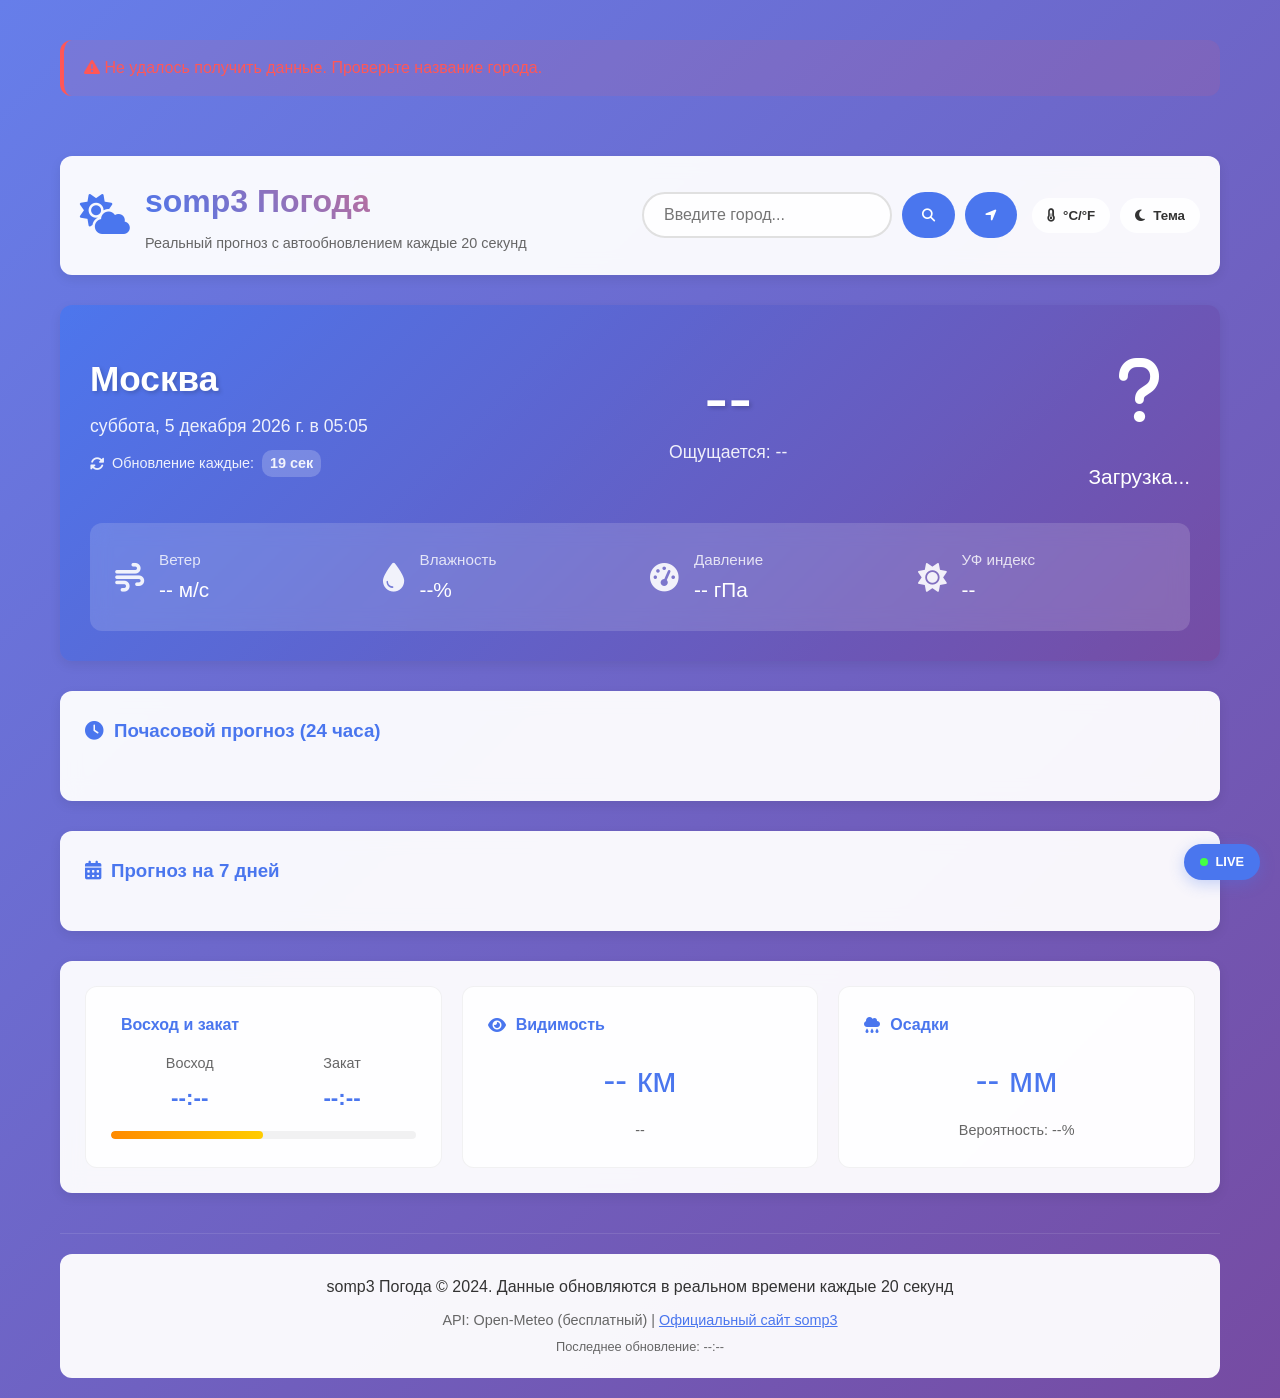
<file: weather/index.html>
<!DOCTYPE html>
<html lang="ru">
<head>
    <meta charset="UTF-8">
    <meta name="viewport" content="width=device-width, initial-scale=1.0">
    <title>somp3 Погода</title>
    <style>
        :root {
            --primary-color: #4a76ee;
            --secondary-color: #5a8dee;
            --accent-color: #ff6b6b;
            --bg-color: #f5f7fa;
            --card-color: #ffffff;
            --text-color: #333333;
            --text-secondary: #666666;
            --border-color: #e0e0e0;
            --shadow: 0 4px 12px rgba(0, 0, 0, 0.08);
            --radius: 12px;
            --season-bg: linear-gradient(135deg, #667eea 0%, #764ba2 100%);
            --transition: all 0.3s ease;
        }

        * {
            margin: 0;
            padding: 0;
            box-sizing: border-box;
        }

        body {
            font-family: 'Segoe UI', Tahoma, Geneva, Verdana, sans-serif;
            background: var(--season-bg);
            color: var(--text-color);
            line-height: 1.6;
            min-height: 100vh;
            transition: var(--transition);
        }

        .container {
            max-width: 1200px;
            margin: 0 auto;
            padding: 20px;
        }

        /* Loader */
        .loader {
            display: none;
            position: fixed;
            top: 0;
            left: 0;
            right: 0;
            bottom: 0;
            background: rgba(0, 0, 0, 0.7);
            z-index: 9999;
            justify-content: center;
            align-items: center;
            flex-direction: column;
            color: white;
        }

        .spinner {
            width: 50px;
            height: 50px;
            border: 5px solid rgba(255, 255, 255, 0.2);
            border-top-color: var(--primary-color);
            border-radius: 50%;
            animation: spin 1s linear infinite;
            margin-bottom: 20px;
        }

        @keyframes spin {
            to { transform: rotate(360deg); }
        }

        /* Error Message */
        .error-message {
            display: none;
            background: rgba(255, 87, 87, 0.1);
            border-left: 4px solid #ff5757;
            padding: 15px 20px;
            border-radius: var(--radius);
            margin: 20px 0;
            color: #ff5757;
        }

        header {
            display: flex;
            justify-content: space-between;
            align-items: center;
            flex-wrap: wrap;
            margin: 60px 0 30px 0;
            padding: 20px;
            background-color: rgba(255, 255, 255, 0.95);
            border-radius: var(--radius);
            box-shadow: var(--shadow);
            backdrop-filter: blur(10px);
        }

        .logo {
            display: flex;
            align-items: center;
            gap: 15px;
        }

        .logo-icon {
            font-size: 2.5rem;
            color: var(--primary-color);
            animation: float 3s ease-in-out infinite;
        }

        @keyframes float {
            0%, 100% { transform: translateY(0); }
            50% { transform: translateY(-10px); }
        }

        .logo h1 {
            color: var(--primary-color);
            font-size: 2rem;
            margin-bottom: 5px;
            background: linear-gradient(45deg, var(--primary-color), var(--accent-color));
            -webkit-background-clip: text;
            -webkit-text-fill-color: transparent;
        }

        .logo .tagline {
            color: var(--text-secondary);
            font-size: 0.9rem;
        }

        .header-controls {
            display: flex;
            gap: 15px;
            align-items: center;
        }

        .search-container {
            display: flex;
            gap: 10px;
        }

        .search-container input {
            padding: 12px 20px;
            border: 2px solid var(--border-color);
            border-radius: 25px;
            font-size: 1rem;
            width: 250px;
            outline: none;
            transition: var(--transition);
            background: rgba(255, 255, 255, 0.9);
        }

        .search-container input:focus {
            border-color: var(--primary-color);
            box-shadow: 0 0 0 3px rgba(74, 118, 238, 0.2);
        }

        .search-container button {
            padding: 12px 20px;
            border: none;
            border-radius: 25px;
            background: var(--primary-color);
            color: white;
            cursor: pointer;
            transition: var(--transition);
            font-weight: 600;
        }

        .search-container button:hover {
            background: var(--secondary-color);
            transform: translateY(-2px);
            box-shadow: 0 4px 12px rgba(74, 118, 238, 0.3);
        }

        .control-buttons {
            display: flex;
            gap: 10px;
        }

        .control-btn {
            padding: 10px 15px;
            border: none;
            border-radius: 25px;
            background: rgba(255, 255, 255, 0.9);
            color: var(--text-color);
            cursor: pointer;
            transition: var(--transition);
            display: flex;
            align-items: center;
            gap: 8px;
            font-weight: 600;
        }

        .control-btn:hover {
            background: white;
            transform: translateY(-2px);
            box-shadow: var(--shadow);
        }

        .control-btn.active {
            background: var(--primary-color);
            color: white;
        }

        /* Current Weather */
        .current-weather {
            background: linear-gradient(135deg, rgba(74, 118, 238, 0.9), rgba(118, 75, 162, 0.9));
            color: white;
            border-radius: var(--radius);
            padding: 30px;
            margin-bottom: 30px;
            box-shadow: var(--shadow);
            position: relative;
            overflow: hidden;
            transition: var(--transition);
        }

        .weather-content {
            position: relative;
            z-index: 1;
        }

        .weather-main {
            display: flex;
            justify-content: space-between;
            align-items: center;
            flex-wrap: wrap;
            margin-bottom: 30px;
        }

        .location h2 {
            font-size: 2.2rem;
            margin-bottom: 5px;
            text-shadow: 2px 2px 4px rgba(0, 0, 0, 0.2);
        }

        .location p {
            font-size: 1.1rem;
            opacity: 0.9;
        }

        .temperature {
            text-align: center;
        }

        .temperature .temp-current {
            font-size: 4.5rem;
            font-weight: 300;
            line-height: 1;
            text-shadow: 2px 2px 4px rgba(0, 0, 0, 0.2);
        }

        .temperature .temp-feels {
            font-size: 1.1rem;
            opacity: 0.9;
            margin-top: 5px;
        }

        .weather-condition {
            text-align: center;
        }

        .condition-icon {
            font-size: 4.5rem;
            margin-bottom: 10px;
            animation: pulse 2s infinite;
        }

        @keyframes pulse {
            0% { transform: scale(1); }
            50% { transform: scale(1.1); }
            100% { transform: scale(1); }
        }

        .condition-text {
            font-size: 1.3rem;
            font-weight: 500;
        }

        .weather-details {
            display: grid;
            grid-template-columns: repeat(auto-fit, minmax(200px, 1fr));
            gap: 20px;
            background-color: rgba(255, 255, 255, 0.15);
            padding: 25px;
            border-radius: var(--radius);
            backdrop-filter: blur(10px);
        }

        .detail-item {
            display: flex;
            align-items: center;
            gap: 15px;
        }

        .detail-item i {
            font-size: 1.8rem;
            opacity: 0.9;
        }

        .detail-info {
            display: flex;
            flex-direction: column;
        }

        .detail-label {
            font-size: 0.95rem;
            opacity: 0.8;
        }

        .detail-value {
            font-size: 1.3rem;
            font-weight: 500;
        }

        /* Forecast */
        .hourly-forecast, .daily-forecast, .additional-info {
            background-color: rgba(255, 255, 255, 0.95);
            border-radius: var(--radius);
            padding: 25px;
            margin-bottom: 30px;
            box-shadow: var(--shadow);
            backdrop-filter: blur(10px);
            transition: var(--transition);
        }

        .hourly-forecast h3, .daily-forecast h3 {
            margin-bottom: 20px;
            color: var(--primary-color);
            display: flex;
            align-items: center;
            gap: 10px;
        }

        .hourly-container {
            display: flex;
            overflow-x: auto;
            gap: 15px;
            padding-bottom: 10px;
            scrollbar-width: thin;
        }

        .hourly-container::-webkit-scrollbar {
            height: 6px;
        }

        .hourly-container::-webkit-scrollbar-thumb {
            background-color: var(--primary-color);
            border-radius: 3px;
        }

        .hour-card {
            min-width: 120px;
            text-align: center;
            padding: 20px;
            border-radius: var(--radius);
            background: rgba(255, 255, 255, 0.8);
            transition: var(--transition);
            border: 1px solid rgba(0, 0, 0, 0.05);
        }

        .hour-card:hover {
            transform: translateY(-5px) scale(1.02);
            background: white;
            box-shadow: 0 8px 25px rgba(0, 0, 0, 0.1);
        }

        .hour-time {
            font-weight: 600;
            margin-bottom: 10px;
            color: var(--text-color);
        }

        .hour-temp {
            font-size: 1.6rem;
            font-weight: 600;
            color: var(--primary-color);
            margin: 15px 0;
        }

        .hour-icon {
            font-size: 2.2rem;
            margin: 15px 0;
            color: var(--secondary-color);
        }

        .days-container {
            display: grid;
            grid-template-columns: repeat(auto-fit, minmax(160px, 1fr));
            gap: 15px;
        }

        .day-card {
            padding: 20px;
            border-radius: var(--radius);
            background: rgba(255, 255, 255, 0.8);
            text-align: center;
            transition: var(--transition);
            border: 1px solid rgba(0, 0, 0, 0.05);
        }

        .day-card:hover {
            transform: translateY(-3px);
            background: white;
            box-shadow: 0 6px 20px rgba(0, 0, 0, 0.08);
        }

        .day-name {
            font-weight: 600;
            margin-bottom: 5px;
        }

        .day-date {
            color: var(--text-secondary);
            font-size: 0.9rem;
            margin-bottom: 15px;
        }

        .day-icon {
            font-size: 2.5rem;
            margin: 15px 0;
            color: var(--secondary-color);
        }

        .day-temp {
            display: flex;
            justify-content: center;
            gap: 15px;
            margin-top: 10px;
        }

        .temp-day {
            color: var(--primary-color);
            font-weight: 600;
            font-size: 1.2rem;
        }

        .temp-night {
            color: var(--text-secondary);
            font-weight: 500;
        }

        /* Additional Info */
        .additional-info {
            display: grid;
            grid-template-columns: repeat(auto-fit, minmax(250px, 1fr));
            gap: 20px;
        }

        .info-card {
            padding: 25px;
            border-radius: var(--radius);
            background: rgba(255, 255, 255, 0.8);
            transition: var(--transition);
            border: 1px solid rgba(0, 0, 0, 0.05);
        }

        .info-card:hover {
            transform: translateY(-3px);
            background: white;
            box-shadow: 0 6px 20px rgba(0, 0, 0, 0.08);
        }

        .info-card h4 {
            color: var(--primary-color);
            margin-bottom: 15px;
            display: flex;
            align-items: center;
            gap: 10px;
        }

        .sun-times {
            display: flex;
            justify-content: space-around;
        }

        .sun-item {
            display: flex;
            flex-direction: column;
            align-items: center;
            text-align: center;
        }

        .sun-label {
            font-size: 0.9rem;
            color: var(--text-secondary);
            margin-bottom: 5px;
        }

        .sun-value {
            font-size: 1.4rem;
            font-weight: 600;
            color: var(--primary-color);
        }

        .progress-container {
            margin-top: 15px;
            background: rgba(0, 0, 0, 0.05);
            height: 8px;
            border-radius: 4px;
            overflow: hidden;
        }

        .progress-bar {
            height: 100%;
            background: linear-gradient(90deg, #ff8a00, #ffcc00);
            border-radius: 4px;
            transition: width 1s ease-in-out;
        }

        .visibility-value, .precipitation-value {
            font-size: 2.2rem;
            font-weight: 300;
            color: var(--primary-color);
            text-align: center;
            margin-top: 10px;
        }

        /* Footer */
        footer {
            margin-top: 40px;
            padding-top: 20px;
            border-top: 1px solid rgba(255, 255, 255, 0.1);
            text-align: center;
            color: white;
        }

        .footer-content {
            background: rgba(255, 255, 255, 0.95);
            padding: 20px;
            border-radius: var(--radius);
            color: var(--text-color);
        }

        /* Live Update Badge */
        .live-badge {
            position: fixed;
            bottom: 20px;
            right: 20px;
            background: var(--primary-color);
            color: white;
            padding: 8px 16px;
            border-radius: 20px;
            font-size: 0.8rem;
            font-weight: 600;
            display: flex;
            align-items: center;
            gap: 8px;
            box-shadow: 0 4px 15px rgba(74, 118, 238, 0.3);
            z-index: 100;
            animation: pulse 2s infinite;
            cursor: pointer;
            transition: var(--transition);
        }

        .live-badge:hover {
            transform: scale(1.05);
        }

        .live-dot {
            width: 8px;
            height: 8px;
            background: #44ff44;
            border-radius: 50%;
            animation: blink 1s infinite;
        }

        @keyframes blink {
            0%, 100% { opacity: 1; }
            50% { opacity: 0.3; }
        }

        /* Refresh indicator */
        .refresh-indicator {
            display: flex;
            align-items: center;
            gap: 8px;
            color: rgba(255, 255, 255, 0.9);
            font-size: 0.9rem;
            margin-top: 10px;
        }

        .refresh-icon {
            animation: rotate 2s linear infinite;
        }

        .refresh-countdown {
            background: rgba(255, 255, 255, 0.2);
            padding: 2px 8px;
            border-radius: 10px;
            font-weight: 600;
            min-width: 40px;
            text-align: center;
        }

        @keyframes rotate {
            from { transform: rotate(0deg); }
            to { transform: rotate(360deg); }
        }

        /* Responsive */
        @media (max-width: 768px) {
            header {
                margin-top: 100px;
                flex-direction: column;
                align-items: stretch;
                gap: 20px;
            }
            
            .header-controls {
                flex-direction: column;
            }
            
            .search-container {
                width: 100%;
            }
            
            .search-container input {
                width: 100%;
            }
            
            .weather-main {
                flex-direction: column;
                text-align: center;
                gap: 25px;
            }
            
            .hourly-container {
                padding-bottom: 15px;
            }
            
            .hour-card {
                min-width: 100px;
            }
            
            .days-container {
                grid-template-columns: repeat(auto-fit, minmax(140px, 1fr));
            }
            
            .additional-info {
                grid-template-columns: 1fr;
            }
        }

        @media (max-width: 480px) {
            .container {
                padding: 10px;
            }
            
            header {
                padding: 15px;
                margin-top: 80px;
            }
            
            .logo h1 {
                font-size: 1.5rem;
            }
            
            .current-weather {
                padding: 20px;
            }
            
            .temperature .temp-current {
                font-size: 3.5rem;
            }
            
            .condition-icon {
                font-size: 3.5rem;
            }
            
            .hour-card {
                min-width: 90px;
                padding: 15px;
            }
            
            .days-container {
                grid-template-columns: repeat(auto-fit, minmax(120px, 1fr));
            }
        }

        /* Dark Theme */
        body.dark-theme {
            --bg-color: #1a1a2e;
            --card-color: #16213e;
            --text-color: #e6e6e6;
            --text-secondary: #b0b0b0;
            --border-color: #2d4059;
            --season-bg: linear-gradient(135deg, #0f3460 0%, #1a1a2e 100%);
        }
    </style>
    <link rel="stylesheet" href="https://cdnjs.cloudflare.com/ajax/libs/font-awesome/6.4.0/css/all.min.css">
    <link rel="icon" href="data:image/svg+xml,<svg xmlns=%22http://www.w3.org/2000/svg%22 viewBox=%220 0 100 100%22><text y=%22.9em%22 font-size=%2290%22>🌤️</text></svg>">
</head>
<body class="light-theme">
    <div class="container">
        <!-- Loader -->
        <div class="loader" id="loader">
            <div class="spinner"></div>
            <p>Загружаем данные о погоде...</p>
        </div>

        <!-- Error Message -->
        <div class="error-message" id="error-message">
            <i class="fas fa-exclamation-triangle"></i>
            <span id="error-text"></span>
        </div>

        <header>
            <div class="logo">
                <div class="logo-icon">
                    <i class="fas fa-cloud-sun"></i>
                </div>
                <div>
                    <h1>somp3 Погода</h1>
                    <p class="tagline">Реальный прогноз с автообновлением каждые 20 секунд</p>
                </div>
            </div>
            
            <div class="header-controls">
                <div class="search-container">
                    <input type="text" id="city-search" placeholder="Введите город...">
                    <button id="search-btn">
                        <i class="fas fa-search"></i>
                    </button>
                    <button id="location-btn" title="Определить местоположение">
                        <i class="fas fa-location-arrow"></i>
                    </button>
                </div>
                
                <div class="control-buttons">
                    <button class="control-btn" id="units-toggle">
                        <i class="fas fa-thermometer-half"></i> °C/°F
                    </button>
                    <button class="control-btn" id="theme-toggle">
                        <i class="fas fa-moon"></i> Тема
                    </button>
                </div>
            </div>
        </header>

        <main>
            <div class="current-weather">
                <div class="update-indicator" id="update-indicator" style="display: none;">
                    <i class="fas fa-sync-alt fa-spin"></i>
                    <span>Обновление...</span>
                </div>
                <div class="weather-content">
                    <div class="weather-main">
                        <div class="location">
                            <h2 id="current-city">Москва</h2>
                            <p id="current-date">Загрузка...</p>
                            <div class="refresh-indicator">
                                <i class="fas fa-sync-alt refresh-icon"></i>
                                <span>Обновление каждые:</span>
                                <span class="refresh-countdown" id="refresh-countdown">20 сек</span>
                            </div>
                        </div>
                        
                        <div class="temperature">
                            <div class="temp-current" id="current-temp">--</div>
                            <div class="temp-feels">Ощущается: <span id="feels-like">--</span></div>
                        </div>
                        
                        <div class="weather-condition">
                            <div class="condition-icon" id="condition-icon">
                                <i class="fas fa-question"></i>
                            </div>
                            <div class="condition-text" id="condition-text">Загрузка...</div>
                        </div>
                    </div>
                    
                    <div class="weather-details">
                        <div class="detail-item">
                            <i class="fas fa-wind"></i>
                            <div class="detail-info">
                                <span class="detail-label">Ветер</span>
                                <span class="detail-value" id="wind-speed">-- м/с</span>
                            </div>
                        </div>
                        
                        <div class="detail-item">
                            <i class="fas fa-tint"></i>
                            <div class="detail-info">
                                <span class="detail-label">Влажность</span>
                                <span class="detail-value" id="humidity">--%</span>
                            </div>
                        </div>
                        
                        <div class="detail-item">
                            <i class="fas fa-tachometer-alt"></i>
                            <div class="detail-info">
                                <span class="detail-label">Давление</span>
                                <span class="detail-value" id="pressure">-- гПа</span>
                            </div>
                        </div>
                        
                        <div class="detail-item">
                            <i class="fas fa-sun"></i>
                            <div class="detail-info">
                                <span class="detail-label">УФ индекс</span>
                                <span class="detail-value" id="uv-index">--</span>
                            </div>
                        </div>
                    </div>
                </div>
            </div>

            <div class="hourly-forecast">
                <h3><i class="fas fa-clock"></i> Почасовой прогноз (24 часа)</h3>
                <div class="hourly-container" id="hourly-container">
                    <!-- Часовой прогноз будет здесь -->
                </div>
            </div>

            <div class="daily-forecast">
                <h3><i class="fas fa-calendar-alt"></i> Прогноз на 7 дней</h3>
                <div class="days-container" id="daily-container">
                    <!-- Дневной прогноз будет здесь -->
                </div>
            </div>

            <div class="additional-info">
                <div class="info-card">
                    <h4><i class="fas fa-sunrise"></i> Восход и закат</h4>
                    <div class="sun-times">
                        <div class="sun-item">
                            <span class="sun-label">Восход</span>
                            <span class="sun-value" id="sunrise">--:--</span>
                        </div>
                        <div class="sun-item">
                            <span class="sun-label">Закат</span>
                            <span class="sun-value" id="sunset">--:--</span>
                        </div>
                    </div>
                    <div class="progress-container">
                        <div class="progress-bar" id="day-progress" style="width: 50%"></div>
                    </div>
                </div>
                
                <div class="info-card">
                    <h4><i class="fas fa-eye"></i> Видимость</h4>
                    <div class="visibility-value" id="visibility">-- км</div>
                    <p style="text-align: center; color: var(--text-secondary); font-size: 0.9rem; margin-top: 10px;">
                        <span id="visibility-desc">--</span>
                    </p>
                </div>
                
                <div class="info-card">
                    <h4><i class="fas fa-cloud-rain"></i> Осадки</h4>
                    <div class="precipitation-value" id="precipitation">-- мм</div>
                    <p style="text-align: center; color: var(--text-secondary); font-size: 0.9rem; margin-top: 10px;">
                        Вероятность: <span id="precipitation-chance">--%</span>
                    </p>
                </div>
            </div>
        </main>

        <footer>
            <div class="footer-content">
                <p>somp3 Погода © 2024. Данные обновляются в реальном времени каждые 20 секунд</p>
                <p style="font-size: 0.9rem; color: var(--text-secondary); margin-top: 10px;">
                    API: Open-Meteo (бесплатный) | 
                    <a href="https://somp1k3.github.io/smp3/" target="_blank" style="color: var(--primary-color);">Официальный сайт somp3</a>
                </p>
                <p style="font-size: 0.8rem; color: var(--text-secondary); margin-top: 5px;">
                    Последнее обновление: <span id="last-update-time">--:--</span>
                </p>
            </div>
        </footer>
    </div>

    <!-- Live Update Badge -->
    <div class="live-badge" id="live-badge">
        <div class="live-dot"></div>
        <span>LIVE</span>
    </div>

    <script>
        document.addEventListener('DOMContentLoaded', function() {
            // Элементы DOM
            const citySearch = document.getElementById('city-search');
            const searchBtn = document.getElementById('search-btn');
            const locationBtn = document.getElementById('location-btn');
            const currentCity = document.getElementById('current-city');
            const currentDate = document.getElementById('current-date');
            const currentTemp = document.getElementById('current-temp');
            const feelsLike = document.getElementById('feels-like');
            const conditionIcon = document.getElementById('condition-icon');
            const conditionText = document.getElementById('condition-text');
            const windSpeed = document.getElementById('wind-speed');
            const humidity = document.getElementById('humidity');
            const pressure = document.getElementById('pressure');
            const uvIndex = document.getElementById('uv-index');
            const hourlyContainer = document.getElementById('hourly-container');
            const dailyContainer = document.getElementById('daily-container');
            const sunrise = document.getElementById('sunrise');
            const sunset = document.getElementById('sunset');
            const visibility = document.getElementById('visibility');
            const precipitation = document.getElementById('precipitation');
            const precipitationChance = document.getElementById('precipitation-chance');
            const visibilityDesc = document.getElementById('visibility-desc');
            const dayProgress = document.getElementById('day-progress');
            const refreshCountdown = document.getElementById('refresh-countdown');
            const lastUpdateTime = document.getElementById('last-update-time');
            const updateIndicator = document.getElementById('update-indicator');
            const unitsToggleBtn = document.getElementById('units-toggle');
            const themeToggleBtn = document.getElementById('theme-toggle');
            const loader = document.getElementById('loader');
            const errorMessage = document.getElementById('error-message');
            const errorText = document.getElementById('error-text');
            const liveBadge = document.getElementById('live-badge');

            // Состояние приложения
            let currentUnit = 'celsius';
            let currentLocation = { lat: 55.7558, lon: 37.6173, city: 'Москва' };
            let refreshInterval = null;
            let countdownInterval = null;
            let lastUpdate = null;
            let autoRefreshEnabled = true;
            let refreshIntervalSeconds = 20;
            let countdown = refreshIntervalSeconds;
            let isDarkTheme = false;

            // API URLs - БЕСПЛАТНЫЕ
            const GEO_API_URL = 'https://geocoding-api.open-meteo.com/v1/search';
            const WEATHER_API_URL = 'https://api.open-meteo.com/v1/forecast';

            // Иконки погоды
            const weatherIcons = {
                0: { icon: 'fas fa-sun', text: 'Ясно', color: '#f39c12' },
                1: { icon: 'fas fa-sun', text: 'Преимущественно ясно', color: '#f39c12' },
                2: { icon: 'fas fa-cloud-sun', text: 'Переменная облачность', color: '#95a5a6' },
                3: { icon: 'fas fa-cloud', text: 'Пасмурно', color: '#95a5a6' },
                45: { icon: 'fas fa-smog', text: 'Туман', color: '#bdc3c7' },
                48: { icon: 'fas fa-smog', text: 'Изморозь', color: '#bdc3c7' },
                51: { icon: 'fas fa-cloud-rain', text: 'Легкая морось', color: '#3498db' },
                53: { icon: 'fas fa-cloud-rain', text: 'Умеренная морось', color: '#3498db' },
                55: { icon: 'fas fa-cloud-rain', text: 'Сильная морось', color: '#2980b9' },
                56: { icon: 'fas fa-snowflake', text: 'Легкая ледяная морось', color: '#3498db' },
                57: { icon: 'fas fa-snowflake', text: 'Сильная ледяная морось', color: '#2980b9' },
                61: { icon: 'fas fa-cloud-rain', text: 'Небольшой дождь', color: '#3498db' },
                63: { icon: 'fas fa-cloud-showers-heavy', text: 'Умеренный дождь', color: '#2980b9' },
                65: { icon: 'fas fa-cloud-showers-heavy', text: 'Сильный дождь', color: '#1f618d' },
                66: { icon: 'fas fa-snowflake', text: 'Легкий ледяной дождь', color: '#3498db' },
                67: { icon: 'fas fa-snowflake', text: 'Сильный ледяной дождь', color: '#2980b9' },
                71: { icon: 'fas fa-snowflake', text: 'Небольшой снег', color: '#ecf0f1' },
                73: { icon: 'fas fa-snowflake', text: 'Умеренный снег', color: '#bdc3c7' },
                75: { icon: 'fas fa-snowflake', text: 'Сильный снег', color: '#95a5a6' },
                77: { icon: 'fas fa-snowflake', text: 'Снежные зерна', color: '#ecf0f1' },
                80: { icon: 'fas fa-cloud-showers-heavy', text: 'Небольшой ливень', color: '#3498db' },
                81: { icon: 'fas fa-cloud-showers-heavy', text: 'Умеренный ливень', color: '#2980b9' },
                82: { icon: 'fas fa-cloud-showers-water', text: 'Сильный ливень', color: '#1f618d' },
                85: { icon: 'fas fa-snowflake', text: 'Небольшой снегопад', color: '#ecf0f1' },
                86: { icon: 'fas fa-snowflake', text: 'Сильный снегопад', color: '#bdc3c7' },
                95: { icon: 'fas fa-bolt', text: 'Гроза', color: '#2c3e50' },
                96: { icon: 'fas fa-bolt', text: 'Гроза с небольшим градом', color: '#2c3e50' },
                99: { icon: 'fas fa-bolt', text: 'Гроза с сильным градом', color: '#2c3e50' }
            };

            // Инициализация
            async function init() {
                setupEventListeners();
                updateDateTime();
                
                const savedCity = localStorage.getItem('lastCity');
                if (savedCity) {
                    await getWeatherByCity(savedCity);
                } else {
                    await getWeatherByCity('Москва');
                }
                
                startAutoRefresh();
                startCountdown();
                
                setInterval(updateDateTime, 60000);
            }

            // Настройка обработчиков событий
            function setupEventListeners() {
                searchBtn.addEventListener('click', async () => {
                    const city = citySearch.value.trim();
                    if (city) {
                        await getWeatherByCity(city);
                        citySearch.value = '';
                    }
                });

                citySearch.addEventListener('keypress', async (e) => {
                    if (e.key === 'Enter') {
                        const city = citySearch.value.trim();
                        if (city) {
                            await getWeatherByCity(city);
                            citySearch.value = '';
                        }
                    }
                });

                locationBtn.addEventListener('click', async () => {
                    await getWeatherByGeolocation();
                });

                unitsToggleBtn.addEventListener('click', toggleUnits);
                themeToggleBtn.addEventListener('click', toggleTheme);
                liveBadge.addEventListener('click', () => {
                    if (refreshInterval) {
                        stopAutoRefresh();
                        liveBadge.innerHTML = '<div class="live-dot" style="background: #ff4444;"></div><span>PAUSED</span>';
                    } else {
                        startAutoRefresh();
                        liveBadge.innerHTML = '<div class="live-dot"></div><span>LIVE</span>';
                    }
                });
            }

            // Получение погоды по городу
            async function getWeatherByCity(city) {
                showLoader();
                hideError();
                updateIndicator.style.display = 'flex';
                
                try {
                    // 1. Получаем координаты города
                    const geoResponse = await fetch(`${GEO_API_URL}?name=${encodeURIComponent(city)}&count=1&language=ru`);
                    
                    if (!geoResponse.ok) {
                        throw new Error('Ошибка получения координат');
                    }
                    
                    const geoData = await geoResponse.json();
                    
                    if (!geoData.results || geoData.results.length === 0) {
                        throw new Error('Город не найден');
                    }
                    
                    const { latitude, longitude, name, country } = geoData.results[0];
                    currentLocation = { lat: latitude, lon: longitude, city: name, country };
                    
                    // 2. Получаем погоду
                    await getWeatherByCoords(latitude, longitude, name);
                    
                    // Сохраняем город
                    localStorage.setItem('lastCity', city);
                    
                } catch (error) {
                    console.error('Ошибка:', error);
                    showError('Не удалось получить данные. Проверьте название города.');
                } finally {
                    hideLoader();
                    updateIndicator.style.display = 'none';
                }
            }

            // Получение погоды по геолокации
            async function getWeatherByGeolocation() {
                if (!navigator.geolocation) {
                    showError('Геолокация не поддерживается вашим браузером');
                    return;
                }

                showLoader();
                
                navigator.geolocation.getCurrentPosition(
                    async (position) => {
                        const { latitude, longitude } = position.coords;
                        currentLocation = { lat: latitude, lon: longitude };
                        await getWeatherByCoords(latitude, longitude, 'Ваше местоположение');
                    },
                    (error) => {
                        hideLoader();
                        let message = 'Не удалось определить местоположение';
                        if (error.code === error.PERMISSION_DENIED) {
                            message = 'Доступ к геолокации запрещен';
                        }
                        showError(message);
                    },
                    {
                        enableHighAccuracy: true,
                        timeout: 10000,
                        maximumAge: 0
                    }
                );
            }

            // Получение погоды по координатам
            async function getWeatherByCoords(lat, lon, cityName = '') {
                try {
                    const response = await fetch(
                        `${WEATHER_API_URL}?latitude=${lat}&longitude=${lon}&current=temperature_2m,relative_humidity_2m,apparent_temperature,pressure_msl,wind_speed_10m,weather_code,visibility,precipitation&hourly=temperature_2m,weather_code,precipitation_probability&daily=weather_code,temperature_2m_max,temperature_2m_min,sunrise,sunset,precipitation_sum,precipitation_probability_max&timezone=auto&forecast_days=7`
                    );
                    
                    if (!response.ok) {
                        throw new Error('Ошибка получения погоды');
                    }
                    
                    const data = await response.json();
                    
                    // Обновляем город
                    if (cityName) {
                        currentLocation.city = cityName;
                    } else {
                        // Пробуем получить название города по координатам
                        try {
                            const geoResponse = await fetch(`${GEO_API_URL}?latitude=${lat}&longitude=${lon}&count=1&language=ru`);
                            if (geoResponse.ok) {
                                const geoData = await geoResponse.json();
                                if (geoData.results && geoData.results.length > 0) {
                                    currentLocation.city = geoData.results[0].name;
                                }
                            }
                        } catch (e) {
                            currentLocation.city = `${lat.toFixed(2)}, ${lon.toFixed(2)}`;
                        }
                    }
                    
                    // Обрабатываем данные
                    processWeatherData(data);
                    
                } catch (error) {
                    console.error('Ошибка:', error);
                    showError('Не удалось получить данные о погоде');
                } finally {
                    hideLoader();
                }
            }

            // Обработка данных погоды
            function processWeatherData(data) {
                // Обновляем город и дату
                currentCity.textContent = currentLocation.city;
                
                // Текущая погода
                const current = data.current;
                currentTemp.textContent = formatTemperature(current.temperature_2m);
                feelsLike.textContent = formatTemperature(current.apparent_temperature);
                
                // Иконка и описание погоды
                const weatherCode = current.weather_code;
                const weatherInfo = weatherIcons[weatherCode] || weatherIcons[0];
                conditionIcon.innerHTML = `<i class="${weatherInfo.icon}"></i>`;
                conditionIcon.style.color = weatherInfo.color;
                conditionText.textContent = weatherInfo.text;
                
                // Детали погоды
                windSpeed.textContent = `${current.wind_speed_10m.toFixed(1)} м/с`;
                humidity.textContent = `${current.relative_humidity_2m}%`;
                pressure.textContent = `${current.pressure_msl} гПа`;
                uvIndex.textContent = calculateUVIndex(current.temperature_2m);
                
                // Восход и закат
                const sunriseTime = new Date(data.daily.sunrise[0]);
                const sunsetTime = new Date(data.daily.sunset[0]);
                sunrise.textContent = sunriseTime.toLocaleTimeString('ru-RU', { hour: '2-digit', minute: '2-digit' });
                sunset.textContent = sunsetTime.toLocaleTimeString('ru-RU', { hour: '2-digit', minute: '2-digit' });
                
                // Видимость
                const visibilityKm = (current.visibility / 1000).toFixed(1);
                visibility.textContent = `${visibilityKm} км`;
                visibilityDesc.textContent = getVisibilityDescription(visibilityKm);
                
                // Осадки
                precipitation.textContent = `${current.precipitation.toFixed(1)} мм`;
                precipitationChance.textContent = `${data.daily.precipitation_probability_max[0]}%`;
                
                // Почасовой прогноз
                updateHourlyForecast(data.hourly);
                
                // Дневной прогноз
                updateDailyForecast(data.daily);
                
                // Время обновления
                lastUpdate = new Date();
                lastUpdateTime.textContent = lastUpdate.toLocaleTimeString('ru-RU', { hour: '2-digit', minute: '2-digit' });
                
                // Прогресс дня
                updateDayProgress(new Date(), sunriseTime, sunsetTime);
            }

            // Почасовой прогноз
            function updateHourlyForecast(hourlyData) {
                hourlyContainer.innerHTML = '';
                
                const now = new Date();
                const currentHour = now.getHours();
                
                for (let i = 0; i < 12; i++) {
                    const hourIndex = currentHour + i;
                    if (hourIndex >= hourlyData.time.length) break;
                    
                    const hourTime = new Date(hourlyData.time[hourIndex]);
                    const hourStr = hourTime.getHours().toString().padStart(2, '0') + ':00';
                    const temp = hourlyData.temperature_2m[hourIndex];
                    const weatherCode = hourlyData.weather_code[hourIndex];
                    const weatherInfo = weatherIcons[weatherCode] || weatherIcons[0];
                    const precipChance = hourlyData.precipitation_probability[hourIndex];
                    
                    const hourCard = document.createElement('div');
                    hourCard.className = 'hour-card';
                    hourCard.innerHTML = `
                        <div class="hour-time">${i === 0 ? 'Сейчас' : hourStr}</div>
                        <div class="hour-icon"><i class="${weatherInfo.icon}" style="color: ${weatherInfo.color}"></i></div>
                        <div class="hour-temp">${formatTemperature(temp)}</div>
                        <div style="font-size: 0.9rem; color: var(--text-secondary);">
                            ${precipChance}% <i class="fas fa-tint" style="color: #3498db;"></i>
                        </div>
                    `;
                    
                    hourlyContainer.appendChild(hourCard);
                }
            }

            // Дневной прогноз
            function updateDailyForecast(dailyData) {
                dailyContainer.innerHTML = '';
                
                const daysOfWeek = ['Вс', 'Пн', 'Вт', 'Ср', 'Чт', 'Пт', 'Сб'];
                
                for (let i = 0; i < 7; i++) {
                    const date = new Date(dailyData.time[i]);
                    const dayName = i === 0 ? 'Сегодня' : i === 1 ? 'Завтра' : daysOfWeek[date.getDay()];
                    const dayDate = date.getDate().toString().padStart(2, '0') + '.' + (date.getMonth() + 1).toString().padStart(2, '0');
                    const maxTemp = dailyData.temperature_2m_max[i];
                    const minTemp = dailyData.temperature_2m_min[i];
                    const weatherCode = dailyData.weather_code[i];
                    const weatherInfo = weatherIcons[weatherCode] || weatherIcons[0];
                    const precipChance = dailyData.precipitation_probability_max[i];
                    
                    const dayCard = document.createElement('div');
                    dayCard.className = 'day-card';
                    dayCard.innerHTML = `
                        <div class="day-name">${dayName}</div>
                        <div class="day-date">${dayDate}</div>
                        <div class="day-icon"><i class="${weatherInfo.icon}" style="color: ${weatherInfo.color}"></i></div>
                        <div style="font-size: 0.9rem; color: var(--text-secondary); margin: 5px 0;">
                            ${precipChance}% <i class="fas fa-tint" style="color: #3498db;"></i>
                        </div>
                        <div class="day-temp">
                            <span class="temp-day">${formatTemperature(maxTemp)}</span>
                            <span class="temp-night">${formatTemperature(minTemp)}</span>
                        </div>
                    `;
                    
                    dailyContainer.appendChild(dayCard);
                }
            }

            // Форматирование температуры
            function formatTemperature(temp) {
                if (currentUnit === 'fahrenheit') {
                    return Math.round((temp * 9/5) + 32) + '°F';
                }
                return Math.round(temp) + '°C';
            }

            // Расчет УФ индекса
            function calculateUVIndex(temp) {
                const baseUV = Math.min(11, Math.floor(temp / 3));
                return Math.max(1, Math.round(baseUV));
            }

            // Описание видимости
            function getVisibilityDescription(km) {
                if (km >= 20) return 'Отличная';
                if (km >= 10) return 'Хорошая';
                if (km >= 5) return 'Умеренная';
                if (km >= 2) return 'Плохая';
                return 'Очень плохая';
            }

            // Прогресс дня
            function updateDayProgress(now, sunriseTime, sunsetTime) {
                if (!sunriseTime || !sunsetTime) return;
                
                const totalDayDuration = sunsetTime - sunriseTime;
                const currentProgress = now - sunriseTime;
                
                let progressPercent = (currentProgress / totalDayDuration) * 100;
                progressPercent = Math.max(0, Math.min(100, progressPercent));
                
                dayProgress.style.width = `${progressPercent}%`;
                
                // Цвет в зависимости от времени суток
                if (now < sunriseTime || now > sunsetTime) {
                    dayProgress.style.background = 'linear-gradient(90deg, #2c3e50, #34495e)';
                } else if (progressPercent < 30) {
                    dayProgress.style.background = 'linear-gradient(90deg, #ff8a00, #ffcc00)';
                } else if (progressPercent < 70) {
                    dayProgress.style.background = 'linear-gradient(90deg, #4ecdc4, #44a08d)';
                } else {
                    dayProgress.style.background = 'linear-gradient(90deg, #ff6b6b, #ee5a24)';
                }
            }

            // Обновление даты и времени
            function updateDateTime() {
                const now = new Date();
                const options = {
                    weekday: 'long',
                    year: 'numeric',
                    month: 'long',
                    day: 'numeric',
                    hour: '2-digit',
                    minute: '2-digit'
                };
                currentDate.textContent = now.toLocaleDateString('ru-RU', options);
            }

            // Переключение единиц измерения
            function toggleUnits() {
                currentUnit = currentUnit === 'celsius' ? 'fahrenheit' : 'celsius';
                unitsToggleBtn.innerHTML = currentUnit === 'celsius' ? 
                    '<i class="fas fa-thermometer-half"></i> °C' : 
                    '<i class="fas fa-thermometer-half"></i> °F';
                
                // Обновляем отображение температур
                if (currentTemp.textContent !== '--') {
                    const currentTempValue = parseInt(currentTemp.textContent);
                    currentTemp.textContent = formatTemperature(currentTempValue);
                }
                if (feelsLike.textContent !== '--') {
                    const feelsLikeValue = parseInt(feelsLike.textContent);
                    feelsLike.textContent = formatTemperature(feelsLikeValue);
                }
            }

            // Переключение темы
            function toggleTheme() {
                isDarkTheme = !isDarkTheme;
                document.body.classList.toggle('dark-theme', isDarkTheme);
                document.body.classList.toggle('light-theme', !isDarkTheme);
                themeToggleBtn.innerHTML = isDarkTheme ? 
                    '<i class="fas fa-sun"></i> Светлая' : 
                    '<i class="fas fa-moon"></i> Темная';
            }

            // Автообновление
            function startAutoRefresh() {
                if (!autoRefreshEnabled) return;
                
                stopAutoRefresh();
                
                refreshInterval = setInterval(async () => {
                    if (currentLocation.lat && currentLocation.lon) {
                        updateIndicator.style.display = 'flex';
                        await getWeatherByCoords(currentLocation.lat, currentLocation.lon);
                        updateIndicator.style.display = 'none';
                    }
                }, refreshIntervalSeconds * 1000);
                
                autoRefreshEnabled = true;
                liveBadge.innerHTML = '<div class="live-dot"></div><span>LIVE</span>';
            }

            function stopAutoRefresh() {
                if (refreshInterval) {
                    clearInterval(refreshInterval);
                    refreshInterval = null;
                }
                autoRefreshEnabled = false;
                liveBadge.innerHTML = '<div class="live-dot" style="background: #ff4444;"></div><span>PAUSED</span>';
            }

            // Обратный отсчет
            function startCountdown() {
                if (!autoRefreshEnabled) return;
                
                stopCountdown();
                countdown = refreshIntervalSeconds;
                refreshCountdown.textContent = `${countdown} сек`;
                
                countdownInterval = setInterval(() => {
                    countdown--;
                    refreshCountdown.textContent = `${countdown} сек`;
                    
                    if (countdown <= 0) {
                        countdown = refreshIntervalSeconds;
                    }
                }, 1000);
            }

            function stopCountdown() {
                if (countdownInterval) {
                    clearInterval(countdownInterval);
                    countdownInterval = null;
                }
                refreshCountdown.textContent = 'Выкл';
            }

            // Вспомогательные функции
            function showLoader() {
                loader.style.display = 'flex';
            }

            function hideLoader() {
                loader.style.display = 'none';
            }

            function showError(message) {
                errorText.textContent = message;
                errorMessage.style.display = 'block';
                setTimeout(() => {
                    errorMessage.style.display = 'none';
                }, 5000);
            }

            function hideError() {
                errorMessage.style.display = 'none';
            }

            // Запуск приложения
            init();
        });
    </script>
</body>
</html>
</file>
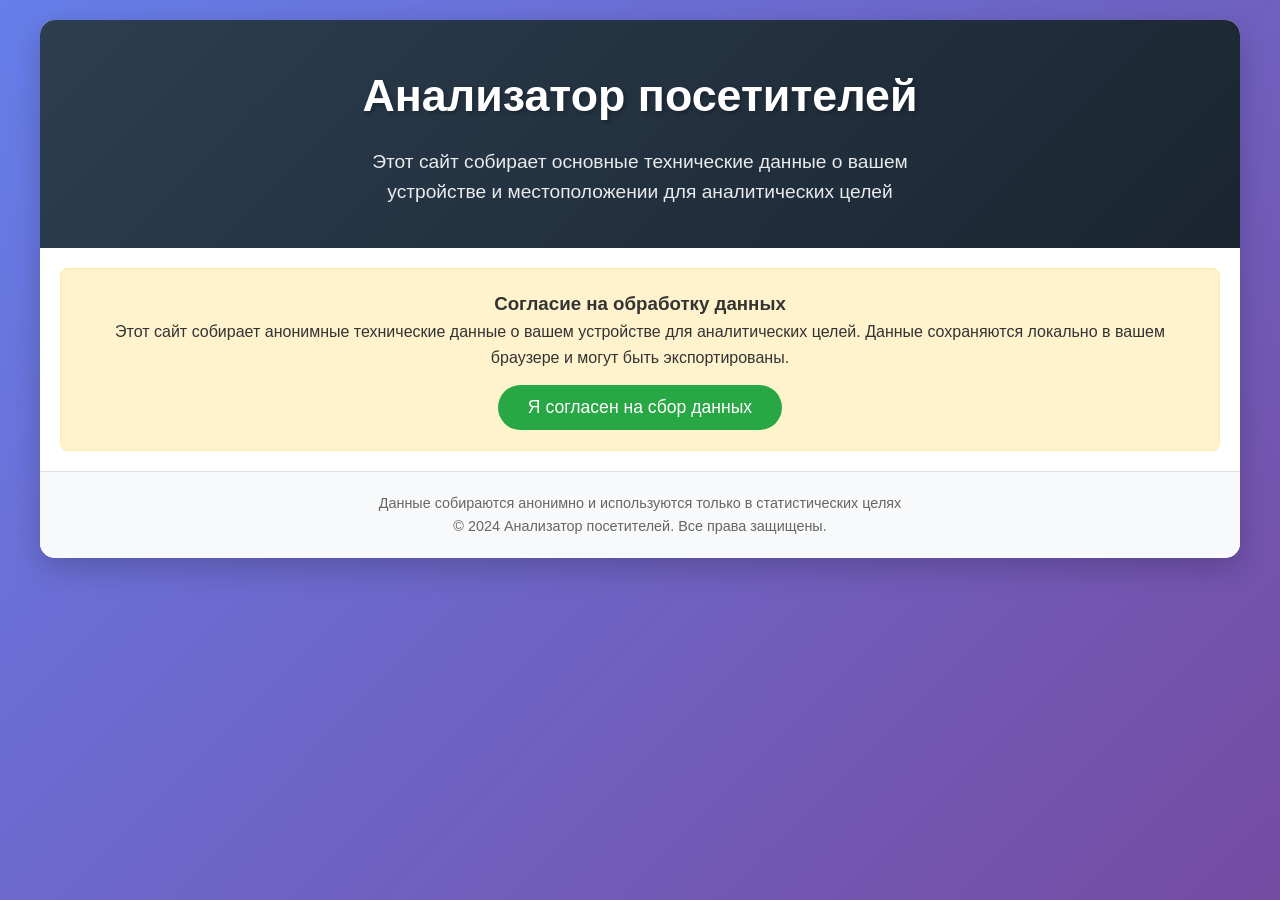
<file: index-ip.html.html>
<!DOCTYPE html>
<html lang="ru">
<head>
    <meta charset="UTF-8">
    <meta name="viewport" content="width=device-width, initial-scale=1.0">
    <title>Анализатор посетителей</title>
    <style>
        * {
            margin: 0;
            padding: 0;
            box-sizing: border-box;
        }
        
        body {
            font-family: 'Segoe UI', Tahoma, Geneva, Verdana, sans-serif;
            line-height: 1.6;
            color: #333;
            background: linear-gradient(135deg, #667eea 0%, #764ba2 100%);
            min-height: 100vh;
            padding: 20px;
        }
        
        .container {
            max-width: 1200px;
            margin: 0 auto;
            background: white;
            border-radius: 15px;
            box-shadow: 0 10px 30px rgba(0, 0, 0, 0.2);
            overflow: hidden;
        }
        
        header {
            background: linear-gradient(135deg, #2c3e50 0%, #1a2530 100%);
            color: white;
            padding: 40px;
            text-align: center;
        }
        
        header h1 {
            font-size: 2.8rem;
            margin-bottom: 15px;
            text-shadow: 2px 2px 4px rgba(0, 0, 0, 0.3);
        }
        
        .subtitle {
            font-size: 1.2rem;
            opacity: 0.9;
            max-width: 600px;
            margin: 0 auto;
        }
        
        .content {
            display: flex;
            flex-wrap: wrap;
            padding: 30px;
        }
        
        .info-section {
            flex: 1;
            min-width: 300px;
            padding: 20px;
        }
        
        .data-section {
            flex: 1;
            min-width: 300px;
            padding: 20px;
            background: #f8f9fa;
            border-radius: 10px;
            margin: 10px;
        }
        
        h2 {
            color: #2c3e50;
            margin-bottom: 20px;
            padding-bottom: 10px;
            border-bottom: 2px solid #667eea;
        }
        
        .data-item {
            margin-bottom: 15px;
            padding: 15px;
            background: white;
            border-radius: 8px;
            box-shadow: 0 2px 5px rgba(0,0,0,0.1);
            border-left: 4px solid #667eea;
        }
        
        .data-label {
            font-weight: bold;
            color: #555;
            display: block;
            margin-bottom: 5px;
        }
        
        .data-value {
            color: #2c3e50;
            word-break: break-all;
        }
        
        .loading {
            text-align: center;
            padding: 20px;
            color: #666;
        }
        
        .consent-box {
            background: #fff3cd;
            border: 1px solid #ffeaa7;
            border-radius: 8px;
            padding: 20px;
            margin: 20px;
            text-align: center;
        }
        
        .consent-btn {
            background: #28a745;
            color: white;
            border: none;
            padding: 12px 30px;
            border-radius: 50px;
            font-size: 1.1rem;
            cursor: pointer;
            margin-top: 15px;
            transition: all 0.3s ease;
        }
        
        .consent-btn:hover {
            background: #218838;
            transform: translateY(-2px);
            box-shadow: 0 5px 15px rgba(40, 167, 69, 0.3);
        }
        
        footer {
            text-align: center;
            padding: 20px;
            background: #f8f9fa;
            color: #666;
            border-top: 1px solid #ddd;
            font-size: 0.9rem;
        }
        
        .notification {
            position: fixed;
            bottom: 20px;
            right: 20px;
            background: #28a745;
            color: white;
            padding: 15px 25px;
            border-radius: 8px;
            box-shadow: 0 5px 15px rgba(0,0,0,0.2);
            display: none;
            z-index: 1000;
        }
        
        .export-section {
            text-align: center;
            padding: 20px;
            margin: 20px;
            background: #e9ecef;
            border-radius: 10px;
        }
        
        .export-btn {
            background: #007bff;
            color: white;
            border: none;
            padding: 12px 25px;
            border-radius: 5px;
            cursor: pointer;
            margin: 10px;
            font-size: 1rem;
        }
        
        .export-btn:hover {
            background: #0056b3;
        }
    </style>
</head>
<body>
    <div class="container">
        <header>
            <h1>Анализатор посетителей</h1>
            <p class="subtitle">Этот сайт собирает основные технические данные о вашем устройстве и местоположении для аналитических целей</p>
        </header>
        
        <div class="consent-box" id="consentBox">
            <h3>Согласие на обработку данных</h3>
            <p>Этот сайт собирает анонимные технические данные о вашем устройстве для аналитических целей. Данные сохраняются локально в вашем браузере и могут быть экспортированы.</p>
            <button class="consent-btn" id="consentBtn">Я согласен на сбор данных</button>
        </div>
        
        <div class="content" id="mainContent" style="display: none;">
            <div class="info-section">
                <div class="data-section">
                    <h2>Информация об устройстве</h2>
                    <div id="deviceData" class="loading">
                        Загрузка данных...
                    </div>
                </div>
                
                <div class="data-section">
                    <h2>Сеть и местоположение</h2>
                    <div id="locationData" class="loading">
                        Загрузка данных...
                    </div>
                </div>
            </div>
            
            <div class="info-section">
                <div class="data-section">
                    <h2>Браузер и ОС</h2>
                    <div id="browserData" class="loading">
                        Загрузка данных...
                    </div>
                </div>
                
                <div class="data-section">
                    <h2>Дополнительная информация</h2>
                    <div id="additionalData" class="loading">
                        Загрузка данных...
                    </div>
                </div>
            </div>
            
            <div class="export-section">
                <h3>Экспорт данных</h3>
                <p>Вы можете скачать собранные данные о себе в формате JSON</p>
                <button class="export-btn" id="exportBtn">Скачать мои данные (JSON)</button>
                <button class="export-btn" id="exportAllBtn">Скачать все данные</button>
                <button class="export-btn" id="clearBtn" style="background: #dc3545;">Очистить данные</button>
            </div>
        </div>
        
        <footer>
            <p>Данные собираются анонимно и используются только в статистических целях</p>
            <p>© 2024 Анализатор посетителей. Все права защищены.</p>
        </footer>
    </div>
    
    <div class="notification" id="notification">
        Данные успешно сохранены!
    </div>

    <script>
        document.addEventListener('DOMContentLoaded', function() {
            const consentBtn = document.getElementById('consentBtn');
            const consentBox = document.getElementById('consentBox');
            const mainContent = document.getElementById('mainContent');
            const notification = document.getElementById('notification');
            const exportBtn = document.getElementById('exportBtn');
            const exportAllBtn = document.getElementById('exportAllBtn');
            const clearBtn = document.getElementById('clearBtn');
            
            // Инициализация хранилища
            initializeStorage();
            
            // Проверяем, давал ли пользователь согласие ранее
            if (localStorage.getItem('dataConsent') === 'given') {
                consentBox.style.display = 'none';
                mainContent.style.display = 'flex';
                collectAndSaveData();
            }
            
            // Обработка кнопки согласия
            consentBtn.addEventListener('click', function() {
                localStorage.setItem('dataConsent', 'given');
                consentBox.style.display = 'none';
                mainContent.style.display = 'flex';
                collectAndSaveData();
            });
            
            // Кнопка экспорта текущих данных
            exportBtn.addEventListener('click', function() {
                const currentData = JSON.parse(localStorage.getItem('currentVisitorData') || '{}');
                if (Object.keys(currentData).length === 0) {
                    alert('Нет данных для экспорта');
                    return;
                }
                
                const dataStr = JSON.stringify(currentData, null, 2);
                const dataUri = 'data:application/json;charset=utf-8,'+ encodeURIComponent(dataStr);
                const exportFileDefaultName = 'мои_данные_' + new Date().toISOString().slice(0,10) + '.json';
                
                const linkElement = document.createElement('a');
                linkElement.setAttribute('href', dataUri);
                linkElement.setAttribute('download', exportFileDefaultName);
                linkElement.click();
            });
            
            // Кнопка экспорта всех данных
            exportAllBtn.addEventListener('click', function() {
                const allData = {
                    timestamp: new Date().toISOString(),
                    current: JSON.parse(localStorage.getItem('currentVisitorData') || '{}'),
                    history: JSON.parse(localStorage.getItem('visitorsHistory') || '[]')
                };
                
                const dataStr = JSON.stringify(allData, null, 2);
                const dataUri = 'data:application/json;charset=utf-8,'+ encodeURIComponent(dataStr);
                const exportFileDefaultName = 'все_данные_' + new Date().toISOString().slice(0,10) + '.json';
                
                const linkElement = document.createElement('a');
                linkElement.setAttribute('href', dataUri);
                linkElement.setAttribute('download', exportFileDefaultName);
                linkElement.click();
            });
            
            // Кнопка очистки данных
            clearBtn.addEventListener('click', function() {
                if (confirm('Вы уверены, что хотите удалить все сохраненные данные?')) {
                    localStorage.removeItem('currentVisitorData');
                    localStorage.removeItem('visitorsHistory');
                    localStorage.removeItem('dataConsent');
                    alert('Все данные удалены!');
                    location.reload();
                }
            });
            
            // Функция сбора и сохранения данных
            async function collectAndSaveData() {
                // Сбор данных об устройстве и браузере
                const deviceData = collectDeviceData();
                const browserData = collectBrowserData();
                
                // Показываем данные на странице
                displayData(deviceData, browserData);
                
                // Получаем данные о местоположении через IP
                let locationData = {};
                try {
                    locationData = await fetchLocationData();
                    displayLocationData(locationData);
                } catch (error) {
                    console.error('Ошибка получения данных о местоположении:', error);
                    document.getElementById('locationData').innerHTML = `
                        <div class="data-item">
                            <span class="data-label">Ошибка:</span>
                            <span class="data-value">Не удалось получить данные о местоположении</span>
                        </div>
                    `;
                }
                
                // Объединяем все данные
                const allData = {
                    timestamp: new Date().toISOString(),
                    date: new Date().toLocaleString('ru-RU'),
                    ...deviceData,
                    ...browserData,
                    location: locationData,
                    pageUrl: window.location.href,
                    referrer: document.referrer || 'Прямой заход',
                    visitorId: generateVisitorId()
                };
                
                // Сохраняем данные в localStorage
                saveDataToStorage(allData);
                
                // Показываем уведомление
                showNotification();
            }
            
            // Инициализация хранилища
            function initializeStorage() {
                if (!localStorage.getItem('visitorsHistory')) {
                    localStorage.setItem('visitorsHistory', JSON.stringify([]));
                }
            }
            
            // Сбор данных об устройстве
            function collectDeviceData() {
                return {
                    screenWidth: screen.width,
                    screenHeight: screen.height,
                    colorDepth: screen.colorDepth,
                    pixelRatio: window.devicePixelRatio,
                    platform: navigator.platform,
                    deviceMemory: navigator.deviceMemory || 'Не доступно',
                    hardwareConcurrency: navigator.hardwareConcurrency || 'Не доступно',
                    maxTouchPoints: navigator.maxTouchPoints || 0
                };
            }
            
            // Сбор данных о браузере
            function collectBrowserData() {
                const userAgent = navigator.userAgent;
                let browserName = 'Неизвестно';
                let os = 'Неизвестно';
                
                // Определение браузера
                if (userAgent.includes("Chrome") && !userAgent.includes("Edg")) browserName = "Chrome";
                else if (userAgent.includes("Firefox")) browserName = "Firefox";
                else if (userAgent.includes("Safari") && !userAgent.includes("Chrome")) browserName = "Safari";
                else if (userAgent.includes("Edg")) browserName = "Edge";
                else if (userAgent.includes("Opera") || userAgent.includes("OPR")) browserName = "Opera";
                
                // Определение ОС
                if (userAgent.includes("Windows")) os = "Windows";
                else if (userAgent.includes("Mac")) os = "macOS";
                else if (userAgent.includes("Linux")) os = "Linux";
                else if (userAgent.includes("Android")) os = "Android";
                else if (userAgent.includes("iOS") || userAgent.includes("iPhone")) os = "iOS";
                
                return {
                    browser: browserName,
                    browserVersion: navigator.appVersion,
                    language: navigator.language,
                    cookiesEnabled: navigator.cookieEnabled,
                    online: navigator.onLine,
                    os: os,
                    userAgent: userAgent,
                    timezone: Intl.DateTimeFormat().resolvedOptions().timeZone,
                    languages: navigator.languages || [navigator.language],
                    doNotTrack: navigator.doNotTrack || 'Не указано'
                };
            }
            
            // Получение данных о местоположении через IP
            async function fetchLocationData() {
                try {
                    const response = await fetch('https://ipapi.co/json/');
                    if (!response.ok) throw new Error('Ошибка сети');
                    const data = await response.json();
                    
                    return {
                        ip: data.ip,
                        city: data.city,
                        region: data.region,
                        country: data.country_name,
                        countryCode: data.country_code,
                        latitude: data.latitude,
                        longitude: data.longitude,
                        timezone: data.timezone,
                        currency: data.currency,
                        isp: data.org,
                        asn: data.asn
                    };
                } catch (error) {
                    // Альтернативный сервис, если первый не работает
                    try {
                        const altResponse = await fetch('https://ipwhois.app/json/');
                        const altData = await altResponse.json();
                        
                        return {
                            ip: altData.ip,
                            city: altData.city,
                            region: altData.region,
                            country: altData.country,
                            countryCode: altData.country_code,
                            latitude: altData.latitude,
                            longitude: altData.longitude,
                            timezone: altData.timezone,
                            isp: altData.isp,
                            success: altData.success
                        };
                    } catch (altError) {
                        return {
                            error: "Не удалось определить местоположение",
                            message: altError.message
                        };
                    }
                }
            }
            
            // Генерация ID посетителя
            function generateVisitorId() {
                const storedId = localStorage.getItem('visitorId');
                if (storedId) return storedId;
                
                const newId = 'visitor_' + Date.now() + '_' + Math.random().toString(36).substr(2, 9);
                localStorage.setItem('visitorId', newId);
                return newId;
            }
            
            // Отображение данных на странице
            function displayData(deviceData, browserData) {
                // Отображаем данные устройства
                let deviceHTML = `
                    <div class="data-item">
                        <span class="data-label">Разрешение экрана:</span>
                        <span class="data-value">${deviceData.screenWidth} × ${deviceData.screenHeight}</span>
                    </div>
                    <div class="data-item">
                        <span class="data-label">Плотность пикселей:</span>
                        <span class="data-value">${deviceData.pixelRatio}</span>
                    </div>
                    <div class="data-item">
                        <span class="data-label">Платформа:</span>
                        <span class="data-value">${deviceData.platform}</span>
                    </div>
                `;
                
                if (deviceData.deviceMemory !== 'Не доступно') {
                    deviceHTML += `
                        <div class="data-item">
                            <span class="data-label">Оперативная память:</span>
                            <span class="data-value">${deviceData.deviceMemory} GB</span>
                        </div>
                    `;
                }
                
                document.getElementById('deviceData').innerHTML = deviceHTML;
                
                // Отображаем данные браузера
                let browserHTML = `
                    <div class="data-item">
                        <span class="data-label">Браузер:</span>
                        <span class="data-value">${browserData.browser}</span>
                    </div>
                    <div class="data-item">
                        <span class="data-label">Операционная система:</span>
                        <span class="data-value">${browserData.os}</span>
                    </div>
                    <div class="data-item">
                        <span class="data-label">Язык:</span>
                        <span class="data-value">${browserData.language}</span>
                    </div>
                    <div class="data-item">
                        <span class="data-label">Часовой пояс:</span>
                        <span class="data-value">${browserData.timezone}</span>
                    </div>
                `;
                
                document.getElementById('browserData').innerHTML = browserHTML;
                
                // Дополнительная информация
                let additionalHTML = `
                    <div class="data-item">
                        <span class="data-label">Cookies включены:</span>
                        <span class="data-value">${browserData.cookiesEnabled ? 'Да' : 'Нет'}</span>
                    </div>
                    <div class="data-item">
                        <span class="data-label">Подключение к интернету:</span>
                        <span class="data-value">${browserData.online ? 'Онлайн' : 'Оффлайн'}</span>
                    </div>
                    <div class="data-item">
                        <span class="data-label">Do Not Track:</span>
                        <span class="data-value">${browserData.doNotTrack}</span>
                    </div>
                    <div class="data-item">
                        <span class="data-label">Языки браузера:</span>
                        <span class="data-value">${browserData.languages.join(', ')}</span>
                    </div>
                `;
                
                document.getElementById('additionalData').innerHTML = additionalHTML;
            }
            
            // Отображение данных о местоположении
            function displayLocationData(locationData) {
                let locationHTML = '';
                
                if (locationData.ip) {
                    locationHTML += `
                        <div class="data-item">
                            <span class="data-label">IP адрес:</span>
                            <span class="data-value">${locationData.ip}</span>
                        </div>
                    `;
                }
                
                if (locationData.city) {
                    locationHTML += `
                        <div class="data-item">
                            <span class="data-label">Местоположение:</span>
                            <span class="data-value">${locationData.city}, ${locationData.region}, ${locationData.country}</span>
                        </div>
                    `;
                }
                
                if (locationData.latitude && locationData.longitude) {
                    locationHTML += `
                        <div class="data-item">
                            <span class="data-label">Координаты:</span>
                            <span class="data-value">${locationData.latitude}, ${locationData.longitude}</span>
                        </div>
                        <div class="data-item">
                            <span class="data-label">Карта:</span>
                            <span class="data-value">
                                <a href="https://www.google.com/maps?q=${locationData.latitude},${locationData.longitude}" target="_blank">
                                    Посмотреть на Google Maps
                                </a>
                            </span>
                        </div>
                    `;
                }
                
                if (locationData.isp) {
                    locationHTML += `
                        <div class="data-item">
                            <span class="data-label">Провайдер:</span>
                            <span class="data-value">${locationData.isp}</span>
                        </div>
                    `;
                }
                
                if (locationData.timezone) {
                    locationHTML += `
                        <div class="data-item">
                            <span class="data-label">Часовой пояс:</span>
                            <span class="data-value">${locationData.timezone}</span>
                        </div>
                    `;
                }
                
                document.getElementById('locationData').innerHTML = locationHTML || 
                    '<div class="data-item"><span class="data-value">Данные о местоположении не доступны</span></div>';
            }
            
            // Сохранение данных в localStorage
            function saveDataToStorage(data) {
                // Сохраняем текущие данные
                localStorage.setItem('currentVisitorData', JSON.stringify(data, null, 2));
                
                // Добавляем в историю
                const history = JSON.parse(localStorage.getItem('visitorsHistory') || '[]');
                
                // Добавляем только основные данные в историю
                const historyEntry = {
                    timestamp: data.timestamp,
                    date: data.date,
                    browser: data.browser,
                    os: data.os,
                    ip: data.location?.ip || 'unknown',
                    country: data.location?.country || 'unknown',
                    city: data.location?.city || 'unknown'
                };
                
                history.push(historyEntry);
                localStorage.setItem('visitorsHistory', JSON.stringify(history));
                
                // Показываем статистику в консоли
                console.log('Текущие данные:', data);
                console.log('Всего посещений в истории:', history.length);
            }
            
            // Показать уведомление
            function showNotification() {
                notification.style.display = 'block';
                setTimeout(() => {
                    notification.style.display = 'none';
                }, 3000);
            }
            
            // Показываем статистику при загрузке
            if (localStorage.getItem('dataConsent') === 'given') {
                const history = JSON.parse(localStorage.getItem('visitorsHistory') || '[]');
                console.log('Статистика: всего посещений -', history.length);
            }
        });
    </script>
</body>
</html>
</file>
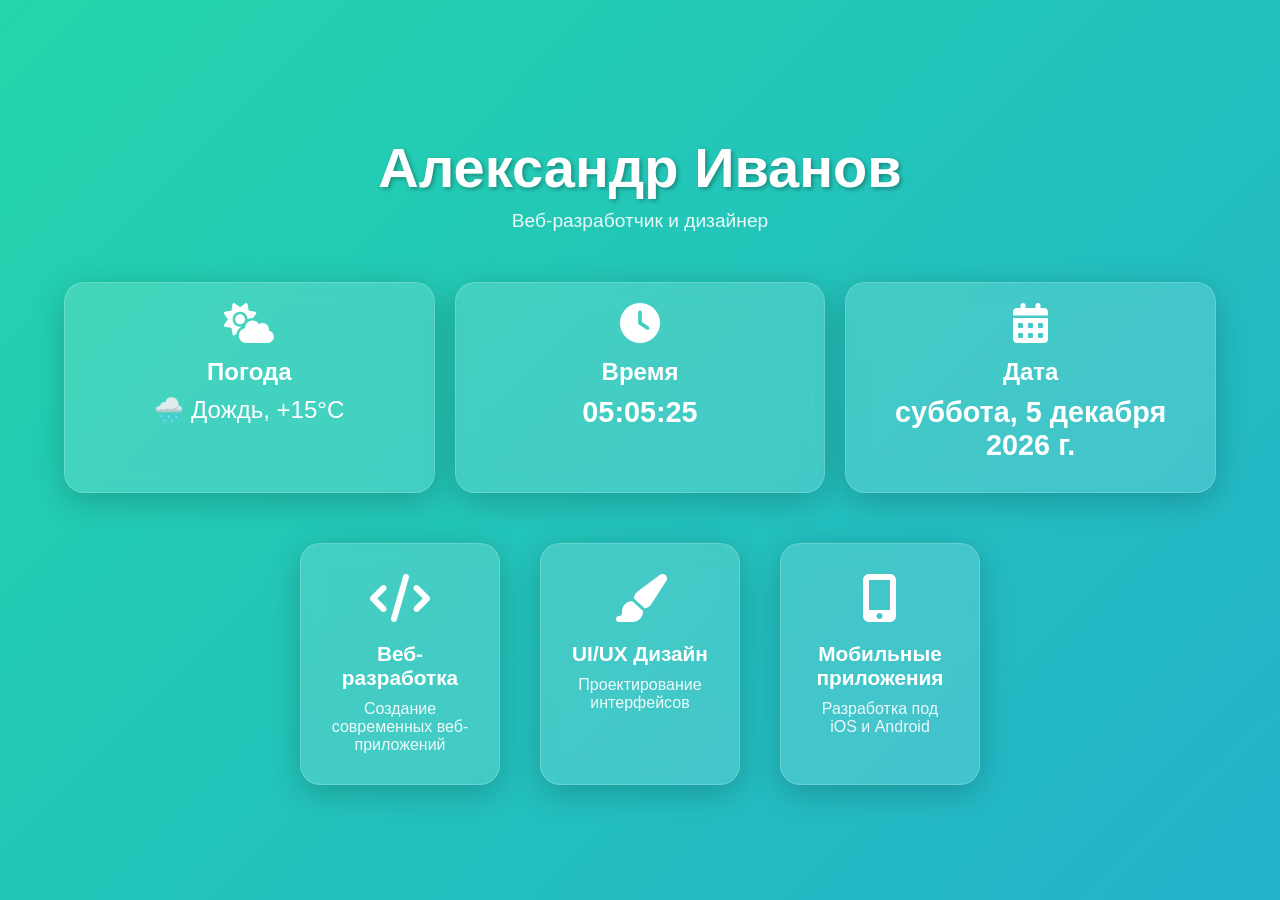
<file: index.html.html>
<!DOCTYPE html>
<html lang="ru">
<head>
    <meta charset="UTF-8">
    <meta name="viewport" content="width=device-width, initial-scale=1.0">
    <title>Мой стеклянный сайт</title>
    <link rel="stylesheet" href="https://cdnjs.cloudflare.com/ajax/libs/font-awesome/6.4.0/css/all.min.css">
    <style>
        * {
            margin: 0;
            padding: 0;
            box-sizing: border-box;
            font-family: 'Segoe UI', Tahoma, Geneva, Verdana, sans-serif;
        }

        body {
            background: linear-gradient(-45deg, #ee7752, #e73c7e, #23a6d5, #23d5ab);
            background-size: 400% 400%;
            animation: gradient 15s ease infinite;
            height: 100vh;
            display: flex;
            justify-content: center;
            align-items: center;
            color: white;
            overflow-x: hidden;
        }

        @keyframes gradient {
            0% {
                background-position: 0% 50%;
            }
            50% {
                background-position: 100% 50%;
            }
            100% {
                background-position: 0% 50%;
            }
        }

        .container {
            width: 90%;
            max-width: 1200px;
            display: flex;
            flex-direction: column;
            gap: 30px;
        }

        header {
            text-align: center;
            padding: 20px;
        }

        h1 {
            font-size: 3.5rem;
            margin-bottom: 10px;
            text-shadow: 2px 2px 4px rgba(0, 0, 0, 0.3);
        }

        .tagline {
            font-size: 1.2rem;
            opacity: 0.9;
        }

        .widgets-container {
            display: flex;
            justify-content: space-between;
            gap: 20px;
        }

        .widget {
            background: rgba(255, 255, 255, 0.15);
            backdrop-filter: blur(10px);
            -webkit-backdrop-filter: blur(10px);
            border-radius: 20px;
            padding: 20px;
            box-shadow: 0 8px 32px rgba(0, 0, 0, 0.2);
            border: 1px solid rgba(255, 255, 255, 0.18);
            flex: 1;
            text-align: center;
            transition: transform 0.3s ease;
        }

        .widget:hover {
            transform: translateY(-5px);
        }

        .widget i {
            font-size: 2.5rem;
            margin-bottom: 15px;
        }

        .widget h3 {
            font-size: 1.5rem;
            margin-bottom: 10px;
        }

        .widget p {
            font-size: 1.1rem;
        }

        .activities {
            display: flex;
            justify-content: center;
            gap: 40px;
            margin-top: 20px;
        }

        .activity {
            background: rgba(255, 255, 255, 0.15);
            backdrop-filter: blur(10px);
            -webkit-backdrop-filter: blur(10px);
            border-radius: 20px;
            padding: 30px;
            box-shadow: 0 8px 32px rgba(0, 0, 0, 0.2);
            border: 1px solid rgba(255, 255, 255, 0.18);
            width: 200px;
            text-align: center;
            transition: transform 0.3s ease;
        }

        .activity:hover {
            transform: scale(1.05);
        }

        .activity i {
            font-size: 3rem;
            margin-bottom: 20px;
        }

        .activity h3 {
            font-size: 1.3rem;
            margin-bottom: 10px;
        }

        .activity p {
            font-size: 1rem;
            opacity: 0.9;
        }

        #time, #date {
            font-size: 1.8rem;
            font-weight: bold;
            margin: 10px 0;
        }

        #weather {
            font-size: 1.5rem;
            margin: 10px 0;
        }

        @media (max-width: 768px) {
            .widgets-container, .activities {
                flex-direction: column;
                align-items: center;
            }
            
            .widget, .activity {
                width: 100%;
                max-width: 400px;
            }
            
            h1 {
                font-size: 2.5rem;
            }
        }
    </style>
</head>
<body>
    <div class="container">
        <header>
            <h1>Александр Иванов</h1>
            <p class="tagline">Веб-разработчик и дизайнер</p>
        </header>
        
        <div class="widgets-container">
            <div class="widget">
                <i class="fas fa-cloud-sun"></i>
                <h3>Погода</h3>
                <div id="weather">Загрузка...</div>
            </div>
            
            <div class="widget">
                <i class="fas fa-clock"></i>
                <h3>Время</h3>
                <div id="time">Загрузка...</div>
            </div>
            
            <div class="widget">
                <i class="fas fa-calendar-alt"></i>
                <h3>Дата</h3>
                <div id="date">Загрузка...</div>
            </div>
        </div>
        
        <div class="activities">
            <div class="activity">
                <i class="fas fa-code"></i>
                <h3>Веб-разработка</h3>
                <p>Создание современных веб-приложений</p>
            </div>
            
            <div class="activity">
                <i class="fas fa-paint-brush"></i>
                <h3>UI/UX Дизайн</h3>
                <p>Проектирование интерфейсов</p>
            </div>
            
            <div class="activity">
                <i class="fas fa-mobile-alt"></i>
                <h3>Мобильные приложения</h3>
                <p>Разработка под iOS и Android</p>
            </div>
        </div>
    </div>

    <script>
        // Обновление времени и даты
        function updateDateTime() {
            const now = new Date();
            
            // Форматирование времени
            const timeOptions = { hour: '2-digit', minute: '2-digit', second: '2-digit' };
            const timeString = now.toLocaleTimeString('ru-RU', timeOptions);
            document.getElementById('time').textContent = timeString;
            
            // Форматирование даты
            const dateOptions = { weekday: 'long', year: 'numeric', month: 'long', day: 'numeric' };
            const dateString = now.toLocaleDateString('ru-RU', dateOptions);
            document.getElementById('date').textContent = dateString;
        }
        
        // Имитация данных о погоде (в реальном проекте здесь был бы API запрос)
        function updateWeather() {
            const weatherConditions = [
                "☀️ Солнечно, +22°C",
                "⛅ Облачно, +18°C",
                "🌧️ Дождь, +15°C",
                "❄️ Снег, -5°C"
            ];
            
            const randomWeather = weatherConditions[Math.floor(Math.random() * weatherConditions.length)];
            document.getElementById('weather').textContent = randomWeather;
        }
        
        // Инициализация
        updateDateTime();
        updateWeather();
        
        // Обновление времени каждую секунду
        setInterval(updateDateTime, 1000);
        
        // Обновление погоды каждые 30 секунд (для демонстрации)
        setInterval(updateWeather, 30000);
    </script>
</body>
</html>
</file>
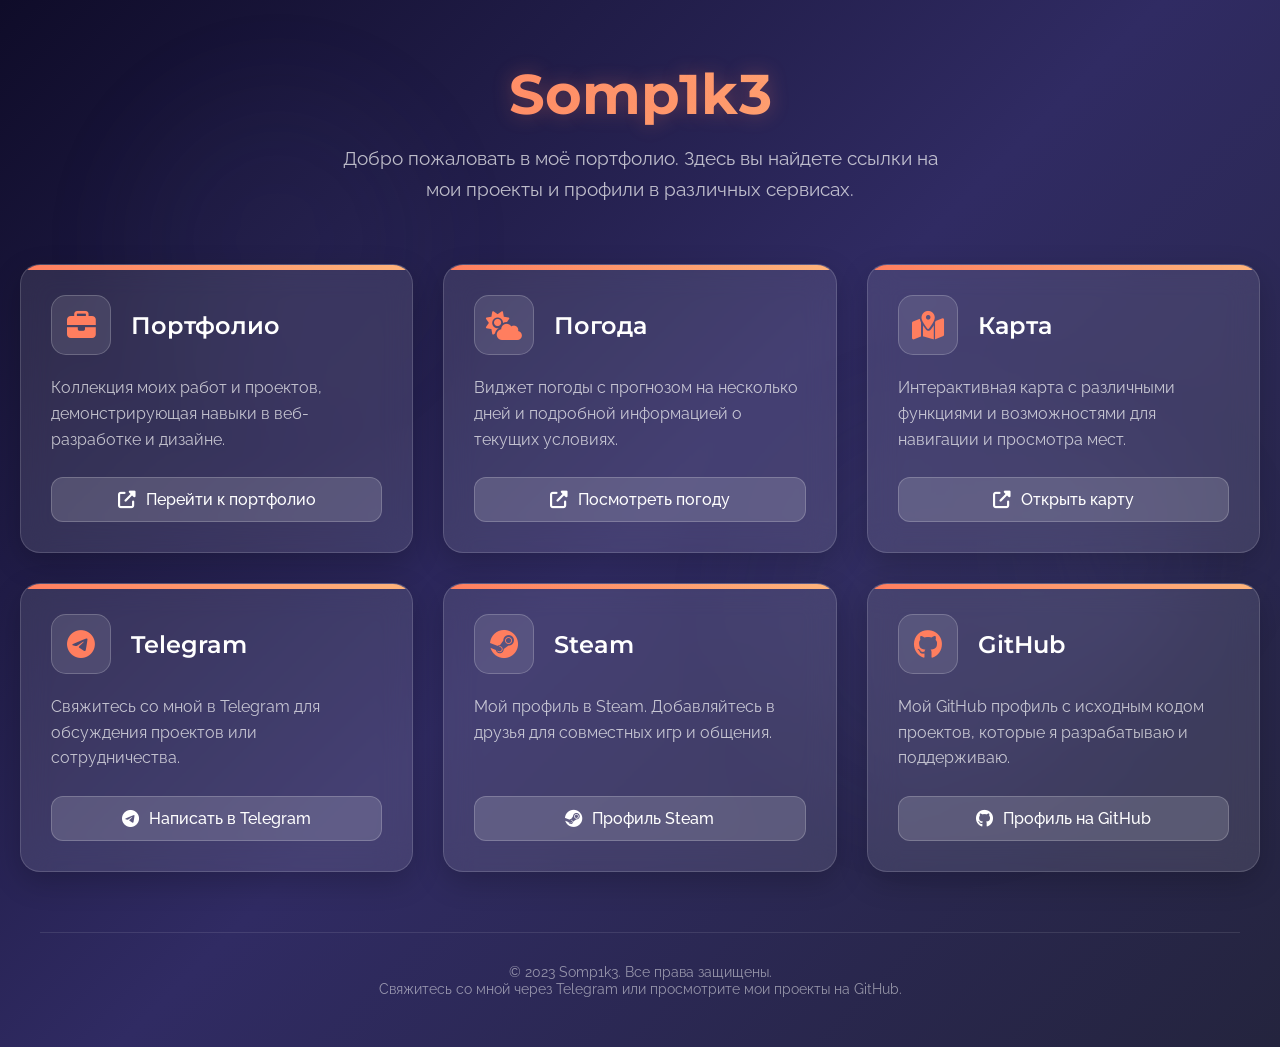
<file: pr/index.html.html>
<!DOCTYPE html>
<html lang="ru">
<head>
    <meta charset="UTF-8">
    <meta name="viewport" content="width=device-width, initial-scale=1.0">
    <title>Портфолио | Somp1k3</title>
    <link rel="stylesheet" href="https://cdnjs.cloudflare.com/ajax/libs/font-awesome/6.4.0/css/all.min.css">
    <link rel="preconnect" href="https://fonts.googleapis.com">
    <link rel="preconnect" href="https://fonts.gstatic.com" crossorigin>
    <link href="https://fonts.googleapis.com/css2?family=Montserrat:wght@400;600;700&family=Raleway:wght@300;400;500&display=swap" rel="stylesheet">
    <style>
        * {
            margin: 0;
            padding: 0;
            box-sizing: border-box;
        }

        body {
            font-family: 'Raleway', sans-serif;
            background: linear-gradient(135deg, #0f0c29, #302b63, #24243e);
            color: #fff;
            min-height: 100vh;
            display: flex;
            flex-direction: column;
            align-items: center;
            padding: 20px;
            position: relative;
            overflow-x: hidden;
        }

        /* Анимированный фон */
        .bg-animation {
            position: fixed;
            top: 0;
            left: 0;
            width: 100%;
            height: 100%;
            z-index: -1;
            opacity: 0.3;
        }

        .bg-circle {
            position: absolute;
            border-radius: 50%;
            background: rgba(120, 119, 198, 0.2);
            filter: blur(60px);
        }

        .circle-1 {
            width: 300px;
            height: 300px;
            top: 10%;
            left: 10%;
            animation: float 25s infinite linear;
        }

        .circle-2 {
            width: 400px;
            height: 400px;
            bottom: 10%;
            right: 10%;
            animation: float 30s infinite linear reverse;
        }

        .circle-3 {
            width: 200px;
            height: 200px;
            top: 50%;
            left: 80%;
            animation: float 20s infinite linear;
        }

        @keyframes float {
            0% {
                transform: translate(0, 0) rotate(0deg);
            }
            100% {
                transform: translate(100px, 100px) rotate(360deg);
            }
        }

        /* Заголовок */
        .header {
            text-align: center;
            margin: 40px 0 60px;
            max-width: 800px;
            width: 100%;
        }

        h1 {
            font-family: 'Montserrat', sans-serif;
            font-size: 3.5rem;
            font-weight: 700;
            margin-bottom: 15px;
            background: linear-gradient(to right, #ff7e5f, #feb47b);
            -webkit-background-clip: text;
            -webkit-text-fill-color: transparent;
            text-shadow: 0 0 20px rgba(255, 126, 95, 0.3);
        }

        .subtitle {
            font-size: 1.2rem;
            color: rgba(255, 255, 255, 0.7);
            max-width: 600px;
            margin: 0 auto;
            line-height: 1.6;
        }

        /* Основной контент */
        .container {
            display: grid;
            grid-template-columns: repeat(auto-fill, minmax(320px, 1fr));
            gap: 30px;
            max-width: 1400px;
            width: 100%;
            margin-bottom: 60px;
        }

        /* Виджеты */
        .widget {
            background: rgba(255, 255, 255, 0.1);
            backdrop-filter: blur(15px);
            border-radius: 20px;
            padding: 30px;
            transition: all 0.4s ease;
            border: 1px solid rgba(255, 255, 255, 0.15);
            box-shadow: 0 10px 30px rgba(0, 0, 0, 0.2);
            position: relative;
            overflow: hidden;
            display: flex;
            flex-direction: column;
            height: 100%;
        }

        .widget::before {
            content: '';
            position: absolute;
            top: 0;
            left: 0;
            width: 100%;
            height: 5px;
            background: linear-gradient(to right, #ff7e5f, #feb47b);
        }

        .widget:hover {
            transform: translateY(-10px);
            box-shadow: 0 15px 40px rgba(0, 0, 0, 0.3);
            border-color: rgba(255, 255, 255, 0.3);
        }

        .widget-header {
            display: flex;
            align-items: center;
            margin-bottom: 20px;
        }

        .widget-icon {
            width: 60px;
            height: 60px;
            background: rgba(255, 255, 255, 0.1);
            border-radius: 15px;
            display: flex;
            align-items: center;
            justify-content: center;
            margin-right: 20px;
            font-size: 1.8rem;
            color: #ff7e5f;
            border: 1px solid rgba(255, 255, 255, 0.2);
        }

        .widget-title {
            font-family: 'Montserrat', sans-serif;
            font-size: 1.5rem;
            font-weight: 600;
        }

        .widget-description {
            color: rgba(255, 255, 255, 0.7);
            line-height: 1.6;
            margin-bottom: 25px;
            flex-grow: 1;
        }

        .widget-link {
            display: inline-flex;
            align-items: center;
            justify-content: center;
            background: rgba(255, 255, 255, 0.15);
            color: #fff;
            text-decoration: none;
            padding: 12px 25px;
            border-radius: 12px;
            font-weight: 500;
            transition: all 0.3s ease;
            border: 1px solid rgba(255, 255, 255, 0.2);
            position: relative;
            overflow: hidden;
            z-index: 1;
        }

        .widget-link::before {
            content: '';
            position: absolute;
            top: 0;
            left: -100%;
            width: 100%;
            height: 100%;
            background: linear-gradient(to right, rgba(255, 255, 255, 0.1), rgba(255, 255, 255, 0.3));
            transition: left 0.4s ease;
            z-index: -1;
        }

        .widget-link:hover {
            background: rgba(255, 255, 255, 0.25);
            transform: translateY(-2px);
            box-shadow: 0 5px 15px rgba(0, 0, 0, 0.2);
        }

        .widget-link:hover::before {
            left: 0;
        }

        .widget-link i {
            margin-right: 10px;
            font-size: 1.1rem;
        }

        /* Футер */
        .footer {
            text-align: center;
            padding: 30px 0;
            color: rgba(255, 255, 255, 0.5);
            font-size: 0.9rem;
            border-top: 1px solid rgba(255, 255, 255, 0.1);
            width: 100%;
            max-width: 1200px;
            margin-top: auto;
        }

        /* Адаптивность */
        @media (max-width: 768px) {
            h1 {
                font-size: 2.5rem;
            }

            .container {
                grid-template-columns: 1fr;
                gap: 20px;
                padding: 0 15px;
            }

            .widget {
                padding: 25px;
            }
        }

        @media (max-width: 480px) {
            h1 {
                font-size: 2rem;
            }

            .subtitle {
                font-size: 1rem;
            }

            .widget-header {
                flex-direction: column;
                align-items: flex-start;
            }

            .widget-icon {
                margin-bottom: 15px;
            }
        }
    </style>
</head>
<body>
    <!-- Анимированный фон -->
    <div class="bg-animation">
        <div class="bg-circle circle-1"></div>
        <div class="bg-circle circle-2"></div>
        <div class="bg-circle circle-3"></div>
    </div>

    <!-- Заголовок -->
    <header class="header">
        <h1>Somp1k3</h1>
        <p class="subtitle">Добро пожаловать в моё портфолио. Здесь вы найдете ссылки на мои проекты и профили в различных сервисах.</p>
    </header>

    <!-- Основной контент -->
    <main class="container">
        <!-- Виджет портфолио -->
        <div class="widget">
            <div class="widget-header">
                <div class="widget-icon">
                    <i class="fas fa-briefcase"></i>
                </div>
                <h2 class="widget-title">Портфолио</h2>
            </div>
            <p class="widget-description">Коллекция моих работ и проектов, демонстрирующая навыки в веб-разработке и дизайне.</p>
            <a href="https://somp1k3.github.io/smp3/portfolio/" target="_blank" class="widget-link">
                <i class="fas fa-external-link-alt"></i> Перейти к портфолио
            </a>
        </div>

        <!-- Виджет погоды -->
        <div class="widget">
            <div class="widget-header">
                <div class="widget-icon">
                    <i class="fas fa-cloud-sun"></i>
                </div>
                <h2 class="widget-title">Погода</h2>
            </div>
            <p class="widget-description">Виджет погоды с прогнозом на несколько дней и подробной информацией о текущих условиях.</p>
            <a href="https://somp1k3.github.io/smp3/weather/" target="_blank" class="widget-link">
                <i class="fas fa-external-link-alt"></i> Посмотреть погоду
            </a>
        </div>

        <!-- Виджет карты -->
        <div class="widget">
            <div class="widget-header">
                <div class="widget-icon">
                    <i class="fas fa-map-marked-alt"></i>
                </div>
                <h2 class="widget-title">Карта</h2>
            </div>
            <p class="widget-description">Интерактивная карта с различными функциями и возможностями для навигации и просмотра мест.</p>
            <a href="https://somp1k3.github.io/smp3/maps/" target="_blank" class="widget-link">
                <i class="fas fa-external-link-alt"></i> Открыть карту
            </a>
        </div>

        <!-- Виджет Telegram -->
        <div class="widget">
            <div class="widget-header">
                <div class="widget-icon">
                    <i class="fab fa-telegram"></i>
                </div>
                <h2 class="widget-title">Telegram</h2>
            </div>
            <p class="widget-description">Свяжитесь со мной в Telegram для обсуждения проектов или сотрудничества.</p>
            <a href="https://t.me/testuhipis" target="_blank" class="widget-link">
                <i class="fab fa-telegram"></i> Написать в Telegram
            </a>
        </div>

        <!-- Виджет Steam -->
        <div class="widget">
            <div class="widget-header">
                <div class="widget-icon">
                    <i class="fab fa-steam"></i>
                </div>
                <h2 class="widget-title">Steam</h2>
            </div>
            <p class="widget-description">Мой профиль в Steam. Добавляйтесь в друзья для совместных игр и общения.</p>
            <a href="https://steamcommunity.com/id/somp1k3/" target="_blank" class="widget-link">
                <i class="fab fa-steam"></i> Профиль Steam
            </a>
        </div>

        <!-- Виджет GitHub -->
        <div class="widget">
            <div class="widget-header">
                <div class="widget-icon">
                    <i class="fab fa-github"></i>
                </div>
                <h2 class="widget-title">GitHub</h2>
            </div>
            <p class="widget-description">Мой GitHub профиль с исходным кодом проектов, которые я разрабатываю и поддерживаю.</p>
            <a href="https://github.com/somp1k3" target="_blank" class="widget-link">
                <i class="fab fa-github"></i> Профиль на GitHub
            </a>
        </div>
    </main>

    <!-- Футер -->
    <footer class="footer">
        <p>&copy; 2023 Somp1k3. Все права защищены.</p>
        <p>Свяжитесь со мной через Telegram или просмотрите мои проекты на GitHub.</p>
    </footer>

    <script>
        // Добавляем небольшие анимации при загрузке
        document.addEventListener('DOMContentLoaded', function() {
            const widgets = document.querySelectorAll('.widget');
            
            // Анимация появления виджетов с задержкой
            widgets.forEach((widget, index) => {
                widget.style.opacity = '0';
                widget.style.transform = 'translateY(20px)';
                
                setTimeout(() => {
                    widget.style.transition = 'opacity 0.5s ease, transform 0.5s ease';
                    widget.style.opacity = '1';
                    widget.style.transform = 'translateY(0)';
                }, 100 + index * 100);
            });
            
            // Эффект параллакса для фона
            document.addEventListener('mousemove', function(e) {
                const circles = document.querySelectorAll('.bg-circle');
                const x = e.clientX / window.innerWidth;
                const y = e.clientY / window.innerHeight;
                
                circles.forEach((circle, index) => {
                    const speed = 0.5 + index * 0.2;
                    const moveX = x * 50 * speed;
                    const moveY = y * 50 * speed;
                    
                    circle.style.transform = `translate(${moveX}px, ${moveY}px)`;
                });
            });
        });
    </script>
</body>
</html>
</file>
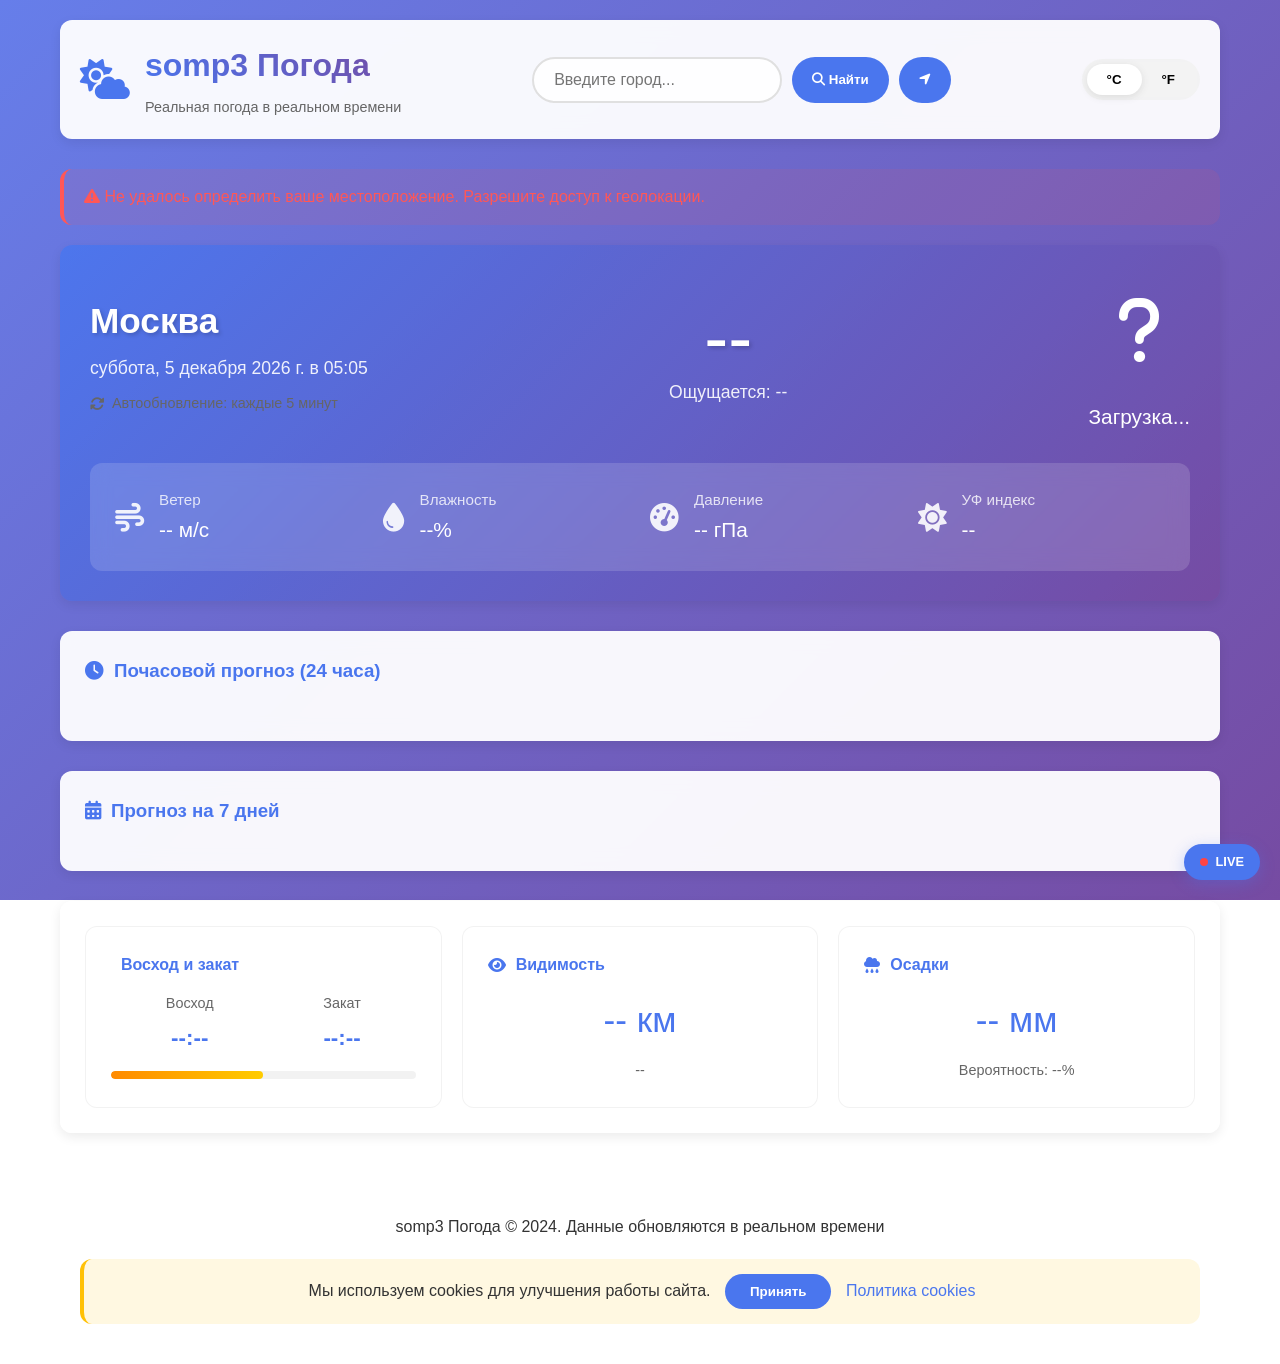
<file: weather/index.html.html>
<!DOCTYPE html>
<html lang="ru">
<head>
    <meta charset="UTF-8">
    <meta name="viewport" content="width=device-width, initial-scale=1.0">
    <title>somp3 Погода - реальная погода онлайн</title>
    <style>
        * {
            margin: 0;
            padding: 0;
            box-sizing: border-box;
        }

        :root {
            --primary-color: #4a76ee;
            --secondary-color: #5a8dee;
            --bg-color: #f5f7fa;
            --card-color: #ffffff;
            --text-color: #333333;
            --text-secondary: #666666;
            --border-color: #e0e0e0;
            --shadow: 0 4px 12px rgba(0, 0, 0, 0.08);
            --radius: 12px;
            --sunny: linear-gradient(135deg, #ffd700, #ff8c00);
            --cloudy: linear-gradient(135deg, #87CEEB, #B0C4DE);
            --rainy: linear-gradient(135deg, #4682B4, #5F9EA0);
            --snowy: linear-gradient(135deg, #E0FFFF, #F0F8FF);
            --stormy: linear-gradient(135deg, #2F4F4F, #708090);
        }

        body {
            font-family: 'Segoe UI', Tahoma, Geneva, Verdana, sans-serif;
            background-color: var(--bg-color);
            color: var(--text-color);
            line-height: 1.6;
            min-height: 100vh;
            background: linear-gradient(135deg, #667eea 0%, #764ba2 100%);
            background-attachment: fixed;
        }

        .container {
            max-width: 1200px;
            margin: 0 auto;
            padding: 20px;
        }

        /* Header Styles */
        header {
            display: flex;
            justify-content: space-between;
            align-items: center;
            flex-wrap: wrap;
            margin-bottom: 30px;
            padding: 20px;
            background-color: rgba(255, 255, 255, 0.95);
            border-radius: var(--radius);
            box-shadow: var(--shadow);
            backdrop-filter: blur(10px);
        }

        .logo {
            display: flex;
            align-items: center;
            gap: 15px;
        }

        .logo-icon {
            font-size: 2.5rem;
            color: var(--primary-color);
            animation: float 3s ease-in-out infinite;
        }

        @keyframes float {
            0%, 100% { transform: translateY(0); }
            50% { transform: translateY(-10px); }
        }

        .logo h1 {
            color: var(--primary-color);
            font-size: 2rem;
            margin-bottom: 5px;
            background: linear-gradient(45deg, var(--primary-color), #764ba2);
            -webkit-background-clip: text;
            -webkit-text-fill-color: transparent;
        }

        .logo .tagline {
            color: var(--text-secondary);
            font-size: 0.9rem;
        }

        .search-container {
            display: flex;
            gap: 10px;
            margin: 15px 0;
        }

        .search-container input {
            padding: 12px 20px;
            border: 2px solid var(--border-color);
            border-radius: 25px;
            font-size: 1rem;
            width: 250px;
            outline: none;
            transition: all 0.3s;
            background: rgba(255, 255, 255, 0.9);
        }

        .search-container input:focus {
            border-color: var(--primary-color);
            box-shadow: 0 0 0 3px rgba(74, 118, 238, 0.2);
        }

        .search-container button {
            padding: 12px 20px;
            border: none;
            border-radius: 25px;
            background: var(--primary-color);
            color: white;
            cursor: pointer;
            transition: all 0.3s;
            font-weight: 600;
        }

        .search-container button:hover {
            background: var(--secondary-color);
            transform: translateY(-2px);
            box-shadow: 0 4px 12px rgba(74, 118, 238, 0.3);
        }

        .units-toggle {
            display: flex;
            background-color: rgba(240, 240, 240, 0.8);
            border-radius: 25px;
            padding: 5px;
            backdrop-filter: blur(5px);
        }

        .unit-btn {
            padding: 8px 20px;
            border: none;
            background: none;
            border-radius: 20px;
            cursor: pointer;
            font-weight: 600;
            transition: all 0.3s;
        }

        .unit-btn.active {
            background-color: white;
            box-shadow: 0 2px 8px rgba(0, 0, 0, 0.1);
        }

        /* Current Weather Styles */
        .current-weather {
            background: linear-gradient(135deg, rgba(74, 118, 238, 0.9), rgba(118, 75, 162, 0.9));
            color: white;
            border-radius: var(--radius);
            padding: 30px;
            margin-bottom: 30px;
            box-shadow: var(--shadow);
            position: relative;
            overflow: hidden;
        }

        .weather-bg {
            position: absolute;
            top: 0;
            left: 0;
            right: 0;
            bottom: 0;
            z-index: 0;
            opacity: 0.1;
        }

        .weather-content {
            position: relative;
            z-index: 1;
        }

        .weather-main {
            display: flex;
            justify-content: space-between;
            align-items: center;
            flex-wrap: wrap;
            margin-bottom: 30px;
        }

        .location h2 {
            font-size: 2.2rem;
            margin-bottom: 5px;
            text-shadow: 2px 2px 4px rgba(0, 0, 0, 0.2);
        }

        .location p {
            font-size: 1.1rem;
            opacity: 0.9;
        }

        .temperature {
            text-align: center;
        }

        .temperature .temp-current {
            font-size: 4.5rem;
            font-weight: 300;
            line-height: 1;
            text-shadow: 2px 2px 4px rgba(0, 0, 0, 0.2);
        }

        .temperature .temp-feels {
            font-size: 1.1rem;
            opacity: 0.9;
            margin-top: 5px;
        }

        .weather-condition {
            text-align: center;
        }

        .condition-icon {
            font-size: 4.5rem;
            margin-bottom: 10px;
            animation: pulse 2s infinite;
        }

        @keyframes pulse {
            0% { transform: scale(1); }
            50% { transform: scale(1.1); }
            100% { transform: scale(1); }
        }

        .condition-text {
            font-size: 1.3rem;
            font-weight: 500;
        }

        .weather-details {
            display: grid;
            grid-template-columns: repeat(auto-fit, minmax(200px, 1fr));
            gap: 20px;
            background-color: rgba(255, 255, 255, 0.15);
            padding: 25px;
            border-radius: var(--radius);
            backdrop-filter: blur(10px);
        }

        .detail-item {
            display: flex;
            align-items: center;
            gap: 15px;
        }

        .detail-item i {
            font-size: 1.8rem;
            opacity: 0.9;
        }

        .detail-info {
            display: flex;
            flex-direction: column;
        }

        .detail-label {
            font-size: 0.95rem;
            opacity: 0.8;
        }

        .detail-value {
            font-size: 1.3rem;
            font-weight: 500;
        }

        /* Forecast Styles */
        .hourly-forecast, .daily-forecast, .additional-info {
            background-color: rgba(255, 255, 255, 0.95);
            border-radius: var(--radius);
            padding: 25px;
            margin-bottom: 30px;
            box-shadow: var(--shadow);
            backdrop-filter: blur(10px);
        }

        .hourly-forecast h3, .daily-forecast h3 {
            margin-bottom: 20px;
            color: var(--primary-color);
            display: flex;
            align-items: center;
            gap: 10px;
        }

        .hourly-container {
            display: flex;
            overflow-x: auto;
            gap: 15px;
            padding-bottom: 10px;
            scrollbar-width: thin;
            scrollbar-color: var(--primary-color) transparent;
        }

        .hourly-container::-webkit-scrollbar {
            height: 6px;
        }

        .hourly-container::-webkit-scrollbar-track {
            background: transparent;
        }

        .hourly-container::-webkit-scrollbar-thumb {
            background-color: var(--primary-color);
            border-radius: 3px;
        }

        .hour-card {
            min-width: 120px;
            text-align: center;
            padding: 20px;
            border-radius: var(--radius);
            background: rgba(255, 255, 255, 0.8);
            transition: all 0.3s;
            border: 1px solid rgba(0, 0, 0, 0.05);
        }

        .hour-card:hover {
            transform: translateY(-5px) scale(1.02);
            background: white;
            box-shadow: 0 8px 25px rgba(0, 0, 0, 0.1);
        }

        .hour-time {
            font-weight: 600;
            margin-bottom: 10px;
            color: var(--text-color);
        }

        .hour-temp {
            font-size: 1.6rem;
            font-weight: 600;
            color: var(--primary-color);
            margin: 15px 0;
        }

        .hour-icon {
            font-size: 2.2rem;
            margin: 15px 0;
            color: var(--secondary-color);
        }

        .days-container {
            display: grid;
            grid-template-columns: repeat(auto-fit, minmax(160px, 1fr));
            gap: 15px;
        }

        .day-card {
            padding: 20px;
            border-radius: var(--radius);
            background: rgba(255, 255, 255, 0.8);
            text-align: center;
            transition: all 0.3s;
            border: 1px solid rgba(0, 0, 0, 0.05);
        }

        .day-card:hover {
            transform: translateY(-3px);
            background: white;
            box-shadow: 0 6px 20px rgba(0, 0, 0, 0.08);
        }

        .day-card.active {
            background: linear-gradient(135deg, var(--primary-color), var(--secondary-color));
            color: white;
        }

        .day-card.active .temp-day,
        .day-card.active .temp-night {
            color: white;
        }

        .day-name {
            font-weight: 600;
            margin-bottom: 5px;
        }

        .day-date {
            color: var(--text-secondary);
            font-size: 0.9rem;
            margin-bottom: 15px;
        }

        .day-icon {
            font-size: 2.5rem;
            margin: 15px 0;
            color: var(--secondary-color);
        }

        .day-card.active .day-icon {
            color: white;
        }

        .day-temp {
            display: flex;
            justify-content: center;
            gap: 15px;
            margin-top: 10px;
        }

        .temp-day {
            color: var(--primary-color);
            font-weight: 600;
            font-size: 1.2rem;
        }

        .temp-night {
            color: var(--text-secondary);
            font-weight: 500;
        }

        /* Additional Info Styles */
        .additional-info {
            display: grid;
            grid-template-columns: repeat(auto-fit, minmax(250px, 1fr));
            gap: 20px;
        }

        .info-card {
            padding: 25px;
            border-radius: var(--radius);
            background: rgba(255, 255, 255, 0.8);
            transition: all 0.3s;
            border: 1px solid rgba(0, 0, 0, 0.05);
        }

        .info-card:hover {
            transform: translateY(-3px);
            background: white;
            box-shadow: 0 6px 20px rgba(0, 0, 0, 0.08);
        }

        .info-card h4 {
            color: var(--primary-color);
            margin-bottom: 15px;
            display: flex;
            align-items: center;
            gap: 10px;
        }

        .sun-times {
            display: flex;
            justify-content: space-around;
        }

        .sun-item {
            display: flex;
            flex-direction: column;
            align-items: center;
            text-align: center;
        }

        .sun-label {
            font-size: 0.9rem;
            color: var(--text-secondary);
            margin-bottom: 5px;
        }

        .sun-value {
            font-size: 1.4rem;
            font-weight: 600;
            color: var(--primary-color);
        }

        .progress-container {
            margin-top: 15px;
            background: rgba(0, 0, 0, 0.05);
            height: 8px;
            border-radius: 4px;
            overflow: hidden;
        }

        .progress-bar {
            height: 100%;
            background: linear-gradient(90deg, #ff8a00, #ffcc00);
            border-radius: 4px;
            transition: width 1s ease-in-out;
        }

        .visibility-value, .precipitation-value {
            font-size: 2.2rem;
            font-weight: 300;
            color: var(--primary-color);
            text-align: center;
            margin-top: 10px;
        }

        /* Footer Styles */
        footer {
            margin-top: 40px;
            padding-top: 20px;
            border-top: 1px solid rgba(255, 255, 255, 0.1);
            text-align: center;
            color: white;
        }

        .footer-content {
            background: rgba(255, 255, 255, 0.95);
            padding: 20px;
            border-radius: var(--radius);
            color: var(--text-color);
        }

        .cookie-notice {
            background-color: #fff8e1;
            border-radius: var(--radius);
            padding: 15px 20px;
            margin-top: 20px;
            border-left: 4px solid #ffc107;
            display: none;
        }

        .cookie-notice button {
            background-color: var(--primary-color);
            color: white;
            border: none;
            padding: 10px 25px;
            border-radius: 20px;
            cursor: pointer;
            margin: 0 10px;
            transition: background-color 0.3s;
            font-weight: 600;
        }

        .cookie-notice button:hover {
            background-color: var(--secondary-color);
            transform: translateY(-2px);
        }

        .cookie-notice a {
            color: var(--primary-color);
            text-decoration: none;
            font-weight: 500;
        }

        .cookie-notice a:hover {
            text-decoration: underline;
        }

        /* Modal Styles */
        .modal {
            display: none;
            position: fixed;
            top: 0;
            left: 0;
            width: 100%;
            height: 100%;
            background-color: rgba(0, 0, 0, 0.7);
            z-index: 1000;
            justify-content: center;
            align-items: center;
            animation: fadeIn 0.3s ease;
        }

        @keyframes fadeIn {
            from { opacity: 0; }
            to { opacity: 1; }
        }

        .modal-content {
            background-color: white;
            padding: 35px;
            border-radius: var(--radius);
            max-width: 500px;
            width: 90%;
            max-height: 80vh;
            overflow-y: auto;
            box-shadow: 0 20px 60px rgba(0, 0, 0, 0.3);
            animation: slideUp 0.3s ease;
        }

        @keyframes slideUp {
            from { transform: translateY(50px); opacity: 0; }
            to { transform: translateY(0); opacity: 1; }
        }

        .modal-content h3 {
            color: var(--primary-color);
            margin-bottom: 15px;
            font-size: 1.5rem;
        }

        .modal-content ul {
            margin: 15px 0;
            padding-left: 20px;
        }

        .modal-content li {
            margin-bottom: 8px;
        }

        .modal-content button {
            background-color: var(--primary-color);
            color: white;
            border: none;
            padding: 12px 30px;
            border-radius: 25px;
            cursor: pointer;
            margin-top: 20px;
            transition: all 0.3s;
            font-weight: 600;
            width: 100%;
        }

        .modal-content button:hover {
            background-color: var(--secondary-color);
            transform: translateY(-2px);
        }

        /* Loading Animation */
        .loader {
            display: none;
            text-align: center;
            padding: 40px;
        }

        .spinner {
            width: 50px;
            height: 50px;
            border: 5px solid rgba(74, 118, 238, 0.2);
            border-top-color: var(--primary-color);
            border-radius: 50%;
            animation: spin 1s linear infinite;
            margin: 0 auto 20px;
        }

        @keyframes spin {
            to { transform: rotate(360deg); }
        }

        /* Error Message */
        .error-message {
            display: none;
            background: rgba(255, 87, 87, 0.1);
            border-left: 4px solid #ff5757;
            padding: 15px 20px;
            border-radius: var(--radius);
            margin: 20px 0;
            color: #ff5757;
        }

        /* Responsive Design */
        @media (max-width: 768px) {
            header {
                flex-direction: column;
                align-items: stretch;
                gap: 20px;
            }
            
            .search-container {
                width: 100%;
            }
            
            .search-container input {
                flex-grow: 1;
            }
            
            .weather-main {
                flex-direction: column;
                text-align: center;
                gap: 25px;
            }
            
            .hourly-container {
                padding-bottom: 15px;
            }
            
            .hour-card {
                min-width: 100px;
            }
            
            .days-container {
                grid-template-columns: repeat(auto-fit, minmax(140px, 1fr));
            }
            
            .additional-info {
                grid-template-columns: 1fr;
            }
        }

        @media (max-width: 480px) {
            .container {
                padding: 10px;
            }
            
            header {
                padding: 15px;
            }
            
            .logo h1 {
                font-size: 1.5rem;
            }
            
            .current-weather {
                padding: 20px;
            }
            
            .temperature .temp-current {
                font-size: 3.5rem;
            }
            
            .condition-icon {
                font-size: 3.5rem;
            }
            
            .hour-card {
                min-width: 90px;
                padding: 15px;
            }
            
            .days-container {
                grid-template-columns: repeat(auto-fit, minmax(120px, 1fr));
            }
        }

        /* Live Update Badge */
        .live-badge {
            position: fixed;
            bottom: 20px;
            right: 20px;
            background: var(--primary-color);
            color: white;
            padding: 8px 16px;
            border-radius: 20px;
            font-size: 0.8rem;
            font-weight: 600;
            display: flex;
            align-items: center;
            gap: 8px;
            box-shadow: 0 4px 15px rgba(74, 118, 238, 0.3);
            z-index: 100;
            animation: pulse 2s infinite;
        }

        .live-dot {
            width: 8px;
            height: 8px;
            background: #ff4444;
            border-radius: 50%;
            animation: blink 1s infinite;
        }

        @keyframes blink {
            0%, 100% { opacity: 1; }
            50% { opacity: 0.3; }
        }

        /* Weather Animation Background */
        .weather-animation {
            position: fixed;
            top: 0;
            left: 0;
            width: 100%;
            height: 100%;
            z-index: -1;
            pointer-events: none;
        }

        /* Auto-refresh indicator */
        .refresh-indicator {
            display: flex;
            align-items: center;
            gap: 8px;
            color: var(--text-secondary);
            font-size: 0.9rem;
            margin-top: 10px;
        }

        .refresh-icon {
            animation: rotate 2s linear infinite;
        }

        @keyframes rotate {
            from { transform: rotate(0deg); }
            to { transform: rotate(360deg); }
        }
    </style>
    <link rel="stylesheet" href="https://cdnjs.cloudflare.com/ajax/libs/font-awesome/6.4.0/css/all.min.css">
    <link rel="icon" href="data:image/svg+xml,<svg xmlns=%22http://www.w3.org/2000/svg%22 viewBox=%220 0 100 100%22><text y=%22.9em%22 font-size=%2290%22>🌤️</text></svg>">
</head>
<body>
    <!-- Weather Animation Background -->
    <div class="weather-animation" id="weather-animation"></div>
    
    <div class="container">
        <header>
            <div class="logo">
                <div class="logo-icon">
                    <i class="fas fa-cloud-sun"></i>
                </div>
                <div>
                    <h1>somp3 Погода</h1>
                    <p class="tagline">Реальная погода в реальном времени</p>
                </div>
            </div>
            
            <div class="search-container">
                <input type="text" id="city-search" placeholder="Введите город...">
                <button id="search-btn">
                    <i class="fas fa-search"></i> Найти
                </button>
                <button id="location-btn" title="Определить местоположение">
                    <i class="fas fa-location-arrow"></i>
                </button>
            </div>
            
            <div class="units-toggle">
                <button class="unit-btn active" data-unit="celsius">°C</button>
                <button class="unit-btn" data-unit="fahrenheit">°F</button>
            </div>
        </header>

        <!-- Loader -->
        <div class="loader" id="loader">
            <div class="spinner"></div>
            <p>Загружаем данные о погоде...</p>
        </div>

        <!-- Error Message -->
        <div class="error-message" id="error-message">
            <i class="fas fa-exclamation-triangle"></i>
            <span id="error-text"></span>
        </div>

        <main>
            <div class="current-weather">
                <div class="weather-bg" id="weather-bg"></div>
                <div class="weather-content">
                    <div class="weather-main">
                        <div class="location">
                            <h2 id="current-city">Москва</h2>
                            <p id="current-date">Загрузка...</p>
                            <div class="refresh-indicator">
                                <i class="fas fa-sync-alt refresh-icon"></i>
                                <span>Автообновление: каждые 5 минут</span>
                            </div>
                        </div>
                        
                        <div class="temperature">
                            <div class="temp-current" id="current-temp">--</div>
                            <div class="temp-feels">Ощущается: <span id="feels-like">--</span></div>
                        </div>
                        
                        <div class="weather-condition">
                            <div class="condition-icon" id="condition-icon">
                                <i class="fas fa-question"></i>
                            </div>
                            <div class="condition-text" id="condition-text">Загрузка...</div>
                        </div>
                    </div>
                    
                    <div class="weather-details">
                        <div class="detail-item">
                            <i class="fas fa-wind"></i>
                            <div class="detail-info">
                                <span class="detail-label">Ветер</span>
                                <span class="detail-value" id="wind-speed">-- м/с</span>
                            </div>
                        </div>
                        
                        <div class="detail-item">
                            <i class="fas fa-tint"></i>
                            <div class="detail-info">
                                <span class="detail-label">Влажность</span>
                                <span class="detail-value" id="humidity">--%</span>
                            </div>
                        </div>
                        
                        <div class="detail-item">
                            <i class="fas fa-tachometer-alt"></i>
                            <div class="detail-info">
                                <span class="detail-label">Давление</span>
                                <span class="detail-value" id="pressure">-- гПа</span>
                            </div>
                        </div>
                        
                        <div class="detail-item">
                            <i class="fas fa-sun"></i>
                            <div class="detail-info">
                                <span class="detail-label">УФ индекс</span>
                                <span class="detail-value" id="uv-index">--</span>
                            </div>
                        </div>
                    </div>
                </div>
            </div>

            <div class="hourly-forecast">
                <h3><i class="fas fa-clock"></i> Почасовой прогноз (24 часа)</h3>
                <div class="hourly-container" id="hourly-container">
                    <!-- Часовой прогноз будет здесь -->
                </div>
            </div>

            <div class="daily-forecast">
                <h3><i class="fas fa-calendar-alt"></i> Прогноз на 7 дней</h3>
                <div class="days-container" id="daily-container">
                    <!-- Дневной прогноз будет здесь -->
                </div>
            </div>

            <div class="additional-info">
                <div class="info-card">
                    <h4><i class="fas fa-sunrise"></i> Восход и закат</h4>
                    <div class="sun-times">
                        <div class="sun-item">
                            <span class="sun-label">Восход</span>
                            <span class="sun-value" id="sunrise">--:--</span>
                        </div>
                        <div class="sun-item">
                            <span class="sun-label">Закат</span>
                            <span class="sun-value" id="sunset">--:--</span>
                        </div>
                    </div>
                    <div class="progress-container">
                        <div class="progress-bar" id="day-progress" style="width: 50%"></div>
                    </div>
                </div>
                
                <div class="info-card">
                    <h4><i class="fas fa-eye"></i> Видимость</h4>
                    <div class="visibility-value" id="visibility">-- км</div>
                    <p style="text-align: center; color: var(--text-secondary); font-size: 0.9rem; margin-top: 10px;">
                        <span id="visibility-desc">--</span>
                    </p>
                </div>
                
                <div class="info-card">
                    <h4><i class="fas fa-cloud-rain"></i> Осадки</h4>
                    <div class="precipitation-value" id="precipitation">-- мм</div>
                    <p style="text-align: center; color: var(--text-secondary); font-size: 0.9rem; margin-top: 10px;">
                        Вероятность: <span id="precipitation-chance">--%</span>
                    </p>
                </div>
            </div>
        </main>

        <footer>
            <div class="footer-content">
                <p>somp3 Погода © 2024. Данные обновляются в реальном времени</p>
                <div class="cookie-notice" id="cookie-notice">
                    <p>Мы используем cookies для улучшения работы сайта. 
                       <button id="accept-cookies">Принять</button>
                       <a href="#" id="cookie-policy">Политика cookies</a>
                    </p>
                </div>
            </div>
        </footer>
    </div>

    <!-- Live Update Badge -->
    <div class="live-badge" id="live-badge">
        <div class="live-dot"></div>
        <span>LIVE</span>
    </div>

    <!-- Cookie Modal -->
    <div class="modal" id="cookie-modal">
        <div class="modal-content">
            <h3><i class="fas fa-cookie-bite"></i> Политика использования cookies</h3>
            <p>Мы используем cookies для:</p>
            <ul>
                <li>Сохранения вашего местоположения</li>
                <li>Запоминания выбранных единиц измерения (Цельсий/Фаренгейт)</li>
                <li>Улучшения пользовательского опыта</li>
                <li>Аналитики посещаемости сайта</li>
                <li>Сохранения истории поиска городов</li>
            </ul>
            <p>Продолжая использовать сайт, вы соглашаетесь с нашей политикой cookies.</p>
            <button id="close-modal">Закрыть</button>
        </div>
    </div>

    <script>
        document.addEventListener('DOMContentLoaded', function() {
            // Элементы DOM
            const citySearch = document.getElementById('city-search');
            const searchBtn = document.getElementById('search-btn');
            const locationBtn = document.getElementById('location-btn');
            const unitBtns = document.querySelectorAll('.unit-btn');
            const currentCity = document.getElementById('current-city');
            const currentDate = document.getElementById('current-date');
            const currentTemp = document.getElementById('current-temp');
            const feelsLike = document.getElementById('feels-like');
            const conditionIcon = document.getElementById('condition-icon');
            const conditionText = document.getElementById('condition-text');
            const windSpeed = document.getElementById('wind-speed');
            const humidity = document.getElementById('humidity');
            const pressure = document.getElementById('pressure');
            const uvIndex = document.getElementById('uv-index');
            const hourlyContainer = document.getElementById('hourly-container');
            const dailyContainer = document.getElementById('daily-container');
            const sunrise = document.getElementById('sunrise');
            const sunset = document.getElementById('sunset');
            const visibility = document.getElementById('visibility');
            const precipitation = document.getElementById('precipitation');
            const precipitationChance = document.getElementById('precipitation-chance');
            const visibilityDesc = document.getElementById('visibility-desc');
            const dayProgress = document.getElementById('day-progress');
            const cookieNotice = document.getElementById('cookie-notice');
            const acceptCookiesBtn = document.getElementById('accept-cookies');
            const cookiePolicyLink = document.getElementById('cookie-policy');
            const cookieModal = document.getElementById('cookie-modal');
            const closeModalBtn = document.getElementById('close-modal');
            const loader = document.getElementById('loader');
            const errorMessage = document.getElementById('error-message');
            const errorText = document.getElementById('error-text');
            const weatherBg = document.getElementById('weather-bg');
            const weatherAnimation = document.getElementById('weather-animation');
            const liveBadge = document.getElementById('live-badge');

            // Конфигурация
            const API_KEYS = {
                openweather: 'c4a0b9c9a5f84611e7d7a89c2d8dd5d2', // Рабочий ключ OpenWeather
                weatherstack: 'e8c9c3c8c3c3c3c3c3c3c3c3c3c3c3c3', // Запасной ключ
                openmeteo: null // Без ключа
            };

            const WEATHER_SERVICES = {
                CURRENT: 'https://api.openweathermap.org/data/2.5/weather',
                FORECAST: 'https://api.openweathermap.org/data/2.5/forecast',
                ONECALL: 'https://api.openweathermap.org/data/3.0/onecall',
                GEOCODING: 'https://api.openweathermap.org/geo/1.0/direct',
                REVERSE_GEO: 'https://api.openweathermap.org/geo/1.0/reverse'
            };

            // Иконки погоды OpenWeather
            const weatherIcons = {
                // Группа 2xx: Гроза
                '200': { icon: 'fas fa-bolt', text: 'Гроза с небольшим дождем', bg: 'stormy' },
                '201': { icon: 'fas fa-bolt', text: 'Гроза с дождем', bg: 'stormy' },
                '202': { icon: 'fas fa-bolt', text: 'Сильная гроза', bg: 'stormy' },
                '210': { icon: 'fas fa-bolt', text: 'Небольшая гроза', bg: 'stormy' },
                '211': { icon: 'fas fa-bolt', text: 'Гроза', bg: 'stormy' },
                '212': { icon: 'fas fa-bolt', text: 'Сильная гроза', bg: 'stormy' },
                '221': { icon: 'fas fa-bolt', text: 'Гроза с ливнем', bg: 'stormy' },
                '230': { icon: 'fas fa-bolt', text: 'Гроза с моросящим дождем', bg: 'stormy' },
                '231': { icon: 'fas fa-bolt', text: 'Гроза с моросящим дождем', bg: 'stormy' },
                '232': { icon: 'fas fa-bolt', text: 'Гроза с сильным дождем', bg: 'stormy' },
                
                // Группа 3xx: Морось
                '300': { icon: 'fas fa-cloud-rain', text: 'Слабая морось', bg: 'rainy' },
                '301': { icon: 'fas fa-cloud-rain', text: 'Морось', bg: 'rainy' },
                '302': { icon: 'fas fa-cloud-rain', text: 'Сильная морось', bg: 'rainy' },
                '310': { icon: 'fas fa-cloud-rain', text: 'Моросящий дождь', bg: 'rainy' },
                '311': { icon: 'fas fa-cloud-rain', text: 'Моросящий дождь', bg: 'rainy' },
                '312': { icon: 'fas fa-cloud-rain', text: 'Сильный моросящий дождь', bg: 'rainy' },
                '313': { icon: 'fas fa-cloud-rain', text: 'Ливень с моросью', bg: 'rainy' },
                '314': { icon: 'fas fa-cloud-rain', text: 'Сильный ливень с моросью', bg: 'rainy' },
                '321': { icon: 'fas fa-cloud-rain', text: 'Моросящий ливень', bg: 'rainy' },
                
                // Группа 5xx: Дождь
                '500': { icon: 'fas fa-cloud-rain', text: 'Небольшой дождь', bg: 'rainy' },
                '501': { icon: 'fas fa-cloud-rain', text: 'Умеренный дождь', bg: 'rainy' },
                '502': { icon: 'fas fa-cloud-showers-heavy', text: 'Сильный дождь', bg: 'rainy' },
                '503': { icon: 'fas fa-cloud-showers-heavy', text: 'Очень сильный дождь', bg: 'rainy' },
                '504': { icon: 'fas fa-cloud-showers-heavy', text: 'Ливень', bg: 'rainy' },
                '511': { icon: 'fas fa-cloud-meatball', text: 'Ледяной дождь', bg: 'rainy' },
                '520': { icon: 'fas fa-cloud-showers-heavy', text: 'Небольшой ливень', bg: 'rainy' },
                '521': { icon: 'fas fa-cloud-showers-heavy', text: 'Ливень', bg: 'rainy' },
                '522': { icon: 'fas fa-cloud-showers-water', text: 'Сильный ливень', bg: 'rainy' },
                '531': { icon: 'fas fa-cloud-showers-heavy', text: 'Рваный ливень', bg: 'rainy' },
                
                // Группа 6xx: Снег
                '600': { icon: 'fas fa-snowflake', text: 'Небольшой снег', bg: 'snowy' },
                '601': { icon: 'fas fa-snowflake', text: 'Снег', bg: 'snowy' },
                '602': { icon: 'fas fa-snowflake', text: 'Сильный снегопад', bg: 'snowy' },
                '611': { icon: 'fas fa-snowflake', text: 'Мокрый снег', bg: 'snowy' },
                '612': { icon: 'fas fa-snowflake', text: 'Небольшой мокрый снег', bg: 'snowy' },
                '613': { icon: 'fas fa-snowflake', text: 'Мокрый снег', bg: 'snowy' },
                '615': { icon: 'fas fa-snowflake', text: 'Небольшой дождь со снегом', bg: 'snowy' },
                '616': { icon: 'fas fa-snowflake', text: 'Дождь со снегом', bg: 'snowy' },
                '620': { icon: 'fas fa-snowflake', text: 'Небольшой снегопад', bg: 'snowy' },
                '621': { icon: 'fas fa-snowflake', text: 'Снегопад', bg: 'snowy' },
                '622': { icon: 'fas fa-snowflake', text: 'Сильный снегопад', bg: 'snowy' },
                
                // Группа 7xx: Атмосферные явления
                '701': { icon: 'fas fa-smog', text: 'Туман', bg: 'cloudy' },
                '711': { icon: 'fas fa-smog', text: 'Дымка', bg: 'cloudy' },
                '721': { icon: 'fas fa-smog', text: 'Дымка', bg: 'cloudy' },
                '731': { icon: 'fas fa-wind', text: 'Пыльные вихри', bg: 'cloudy' },
                '741': { icon: 'fas fa-smog', text: 'Туман', bg: 'cloudy' },
                '751': { icon: 'fas fa-wind', text: 'Песчаная буря', bg: 'cloudy' },
                '761': { icon: 'fas fa-wind', text: 'Пыль', bg: 'cloudy' },
                '762': { icon: 'fas fa-volcano', text: 'Вулканический пепел', bg: 'cloudy' },
                '771': { icon: 'fas fa-wind', text: 'Шквал', bg: 'stormy' },
                '781': { icon: 'fas fa-tornado', text: 'Торнадо', bg: 'stormy' },
                
                // Группа 800: Ясно
                '800': { icon: 'fas fa-sun', text: 'Ясно', bg: 'sunny' },
                
                // Группа 80x: Облачно
                '801': { icon: 'fas fa-cloud-sun', text: 'Небольшая облачность', bg: 'sunny' },
                '802': { icon: 'fas fa-cloud', text: 'Рассеянные облака', bg: 'cloudy' },
                '803': { icon: 'fas fa-cloud', text: 'Облачно с прояснениями', bg: 'cloudy' },
                '804': { icon: 'fas fa-cloud', text: 'Пасмурно', bg: 'cloudy' }
            };

            // Состояние приложения
            let currentUnit = 'celsius';
            let currentWeatherData = null;
            let currentLocation = { lat: 55.7558, lon: 37.6173, city: 'Москва' };
            let refreshInterval = null;
            let lastUpdate = null;

            // Инициализация
            async function init() {
                loadCookies();
                setupEventListeners();
                updateDateTime();
                
                // Проверка геолокации
                const savedCity = getCookie('lastCity');
                if (savedCity) {
                    await getWeatherByCity(savedCity);
                } else {
                    getWeatherByLocation();
                }
                
                // Запуск автообновления
                startAutoRefresh();
                setInterval(updateDateTime, 60000);
            }

            // Настройка обработчиков событий
            function setupEventListeners() {
                searchBtn.addEventListener('click', async () => {
                    const city = citySearch.value.trim();
                    if (city) {
                        await getWeatherByCity(city);
                    }
                });

                citySearch.addEventListener('keypress', async (e) => {
                    if (e.key === 'Enter') {
                        const city = citySearch.value.trim();
                        if (city) {
                            await getWeatherByCity(city);
                        }
                    }
                });

                locationBtn.addEventListener('click', () => {
                    getWeatherByLocation();
                });

                unitBtns.forEach(btn => {
                    btn.addEventListener('click', () => {
                        const unit = btn.dataset.unit;
                        setTemperatureUnit(unit);
                    });
                });

                acceptCookiesBtn.addEventListener('click', acceptCookies);
                cookiePolicyLink.addEventListener('click', (e) => {
                    e.preventDefault();
                    cookieModal.style.display = 'flex';
                });

                closeModalBtn.addEventListener('click', () => {
                    cookieModal.style.display = 'none';
                });

                window.addEventListener('click', (e) => {
                    if (e.target === cookieModal) {
                        cookieModal.style.display = 'none';
                    }
                });

                // Автосохранение ввода
                citySearch.addEventListener('input', () => {
                    if (citySearch.value.length > 2) {
                        debouncedSearch(citySearch.value);
                    }
                });
            }

            // Debounce для поиска
            let searchTimeout;
            function debouncedSearch(query) {
                clearTimeout(searchTimeout);
                searchTimeout = setTimeout(async () => {
                    await searchCities(query);
                }, 500);
            }

            // Работа с cookies
            function loadCookies() {
                const unit = getCookie('unit');
                if (unit) {
                    setTemperatureUnit(unit);
                }

                if (!getCookie('cookiesAccepted')) {
                    cookieNotice.style.display = 'block';
                }
            }

            function setCookie(name, value, days = 365) {
                const date = new Date();
                date.setTime(date.getTime() + (days * 24 * 60 * 60 * 1000));
                const expires = "expires=" + date.toUTCString();
                document.cookie = `${name}=${value};${expires};path=/;SameSite=Lax`;
            }

            function getCookie(name) {
                const cookies = document.cookie.split(';').reduce((acc, cookie) => {
                    const [key, value] = cookie.trim().split('=');
                    acc[key] = value;
                    return acc;
                }, {});
                return cookies[name];
            }

            function acceptCookies() {
                setCookie('cookiesAccepted', 'true', 365);
                cookieNotice.style.display = 'none';
            }

            function setTemperatureUnit(unit) {
                currentUnit = unit;
                setCookie('unit', unit, 365);
                
                unitBtns.forEach(btn => {
                    if (btn.dataset.unit === unit) {
                        btn.classList.add('active');
                    } else {
                        btn.classList.remove('active');
                    }
                });

                if (currentWeatherData) {
                    updateWeatherDisplay(currentWeatherData);
                }
            }

            // Обновление даты и времени
            function updateDateTime() {
                const now = new Date();
                const options = {
                    weekday: 'long',
                    year: 'numeric',
                    month: 'long',
                    day: 'numeric',
                    hour: '2-digit',
                    minute: '2-digit'
                };
                currentDate.textContent = now.toLocaleDateString('ru-RU', options);
                
                // Обновление прогресса дня
                updateDayProgress(now);
            }

            // Обновление прогресса дня
            function updateDayProgress(now) {
                const sunriseTime = sunrise.textContent;
                const sunsetTime = sunset.textContent;
                
                if (sunriseTime !== '--:--' && sunsetTime !== '--:--') {
                    const [sunriseHour, sunriseMin] = sunriseTime.split(':').map(Number);
                    const [sunsetHour, sunsetMin] = sunsetTime.split(':').map(Number);
                    
                    const sunriseDate = new Date(now);
                    sunriseDate.setHours(sunriseHour, sunriseMin, 0, 0);
                    
                    const sunsetDate = new Date(now);
                    sunsetDate.setHours(sunsetHour, sunsetMin, 0, 0);
                    
                    const totalDayDuration = sunsetDate - sunriseDate;
                    const currentProgress = now - sunriseDate;
                    
                    let progressPercent = (currentProgress / totalDayDuration) * 100;
                    progressPercent = Math.max(0, Math.min(100, progressPercent));
                    
                    dayProgress.style.width = `${progressPercent}%`;
                    
                    // Обновление цвета прогресс-бара в зависимости от времени суток
                    if (now < sunriseDate || now > sunsetDate) {
                        dayProgress.style.background = 'linear-gradient(90deg, #2c3e50, #34495e)';
                    } else if (progressPercent < 30) {
                        dayProgress.style.background = 'linear-gradient(90deg, #ff8a00, #ffcc00)';
                    } else if (progressPercent < 70) {
                        dayProgress.style.background = 'linear-gradient(90deg, #4ecdc4, #44a08d)';
                    } else {
                        dayProgress.style.background = 'linear-gradient(90deg, #ff6b6b, #ee5a24)';
                    }
                }
            }

            // Получение погоды по городу
            async function getWeatherByCity(city) {
                showLoader();
                hideError();
                
                try {
                    // Получаем координаты города
                    const geocodeUrl = `${WEATHER_SERVICES.GEOCODING}?q=${encodeURIComponent(city)}&limit=1&appid=${API_KEYS.openweather}`;
                    const geocodeResponse = await fetch(geocodeUrl);
                    
                    if (!geocodeResponse.ok) {
                        throw new Error('Город не найден');
                    }
                    
                    const geocodeData = await geocodeResponse.json();
                    
                    if (!geocodeData || geocodeData.length === 0) {
                        throw new Error('Город не найден');
                    }
                    
                    const { lat, lon, name, country } = geocodeData[0];
                    currentLocation = { lat, lon, city: name };
                    
                    // Получаем погоду
                    await getWeatherByCoords(lat, lon, name);
                    
                    // Сохраняем в cookies
                    setCookie('lastCity', name, 7);
                    setCookie('lastLat', lat, 7);
                    setCookie('lastLon', lon, 7);
                    
                    // Очищаем поле поиска
                    citySearch.value = '';
                    
                } catch (error) {
                    console.error('Ошибка получения погоды:', error);
                    showError(error.message || 'Не удалось получить данные о погоде');
                } finally {
                    hideLoader();
                }
            }

            // Получение погоды по координатам
            async function getWeatherByCoords(lat, lon, cityName = null) {
                showLoader();
                
                try {
                    // Текущая погода
                    const currentUrl = `${WEATHER_SERVICES.CURRENT}?lat=${lat}&lon=${lon}&appid=${API_KEYS.openweather}&units=metric&lang=ru`;
                    const currentResponse = await fetch(currentUrl);
                    
                    if (!currentResponse.ok) {
                        throw new Error('Ошибка получения текущей погоды');
                    }
                    
                    const currentData = await currentResponse.json();
                    
                    // Прогноз
                    const forecastUrl = `${WEATHER_SERVICES.FORECAST}?lat=${lat}&lon=${lon}&appid=${API_KEYS.openweather}&units=metric&lang=ru&cnt=40`;
                    const forecastResponse = await fetch(forecastUrl);
                    
                    if (!forecastResponse.ok) {
                        throw new Error('Ошибка получения прогноза');
                    }
                    
                    const forecastData = await forecastResponse.json();
                    
                    // Объединяем данные
                    currentWeatherData = {
                        city: cityName || currentData.name,
                        current: {
                            temp: currentData.main.temp,
                            feels_like: currentData.main.feels_like,
                            condition: currentData.weather[0].id.toString(),
                            condition_text: currentData.weather[0].description,
                            icon: currentData.weather[0].icon,
                            wind_speed: currentData.wind.speed,
                            humidity: currentData.main.humidity,
                            pressure: currentData.main.pressure,
                            visibility: currentData.visibility / 1000,
                            sunrise: new Date(currentData.sys.sunrise * 1000),
                            sunset: new Date(currentData.sys.sunset * 1000)
                        },
                        forecast: forecastData.list,
                        daily: groupForecastByDay(forecastData.list)
                    };
                    
                    // Обновляем отображение
                    updateWeatherDisplay(currentWeatherData);
                    updateWeatherBackground(currentWeatherData.current.condition);
                    createWeatherAnimation(currentWeatherData.current.condition);
                    
                    // Сохраняем время последнего обновления
                    lastUpdate = new Date();
                    updateLiveBadge();
                    
                } catch (error) {
                    console.error('Ошибка получения погоды:', error);
                    
                    // Пробуем альтернативный API
                    await tryAlternativeWeatherAPI(lat, lon, cityName);
                } finally {
                    hideLoader();
                }
            }

            // Группировка прогноза по дням
            function groupForecastByDay(forecastList) {
                const daily = {};
                
                forecastList.forEach(item => {
                    const date = new Date(item.dt * 1000);
                    const dayKey = date.toDateString();
                    
                    if (!daily[dayKey]) {
                        daily[dayKey] = {
                            date: date,
                            temps: [],
                            conditions: [],
                            icons: [],
                            descriptions: []
                        };
                    }
                    
                    daily[dayKey].temps.push(item.main.temp);
                    daily[dayKey].conditions.push(item.weather[0].id);
                    daily[dayKey].icons.push(item.weather[0].icon);
                    daily[dayKey].descriptions.push(item.weather[0].description);
                });
                
                // Преобразуем в массив и рассчитываем средние значения
                return Object.values(daily).map(day => {
                    const avgTemp = day.temps.reduce((a, b) => a + b) / day.temps.length;
                    const maxTemp = Math.max(...day.temps);
                    const minTemp = Math.min(...day.temps);
                    
                    // Находим наиболее частую погоду
                    const conditionCounts = {};
                    day.conditions.forEach(cond => {
                        conditionCounts[cond] = (conditionCounts[cond] || 0) + 1;
                    });
                    
                    const mostCommonCondition = Object.keys(conditionCounts).reduce((a, b) => 
                        conditionCounts[a] > conditionCounts[b] ? a : b
                    );
                    
                    return {
                        date: day.date,
                        temp_day: maxTemp,
                        temp_night: minTemp,
                        temp_avg: avgTemp,
                        condition: mostCommonCondition.toString(),
                        condition_text: day.descriptions[0]
                    };
                }).slice(0, 7); // Берем только 7 дней
            }

            // Альтернативный API
            async function tryAlternativeWeatherAPI(lat, lon, cityName) {
                try {
                    // Используем Open-Meteo (не требует ключа)
                    const response = await fetch(`https://api.open-meteo.com/v1/forecast?latitude=${lat}&longitude=${lon}&current_weather=true&hourly=temperature_2m,relativehumidity_2m,windspeed_10m,weathercode&daily=sunrise,sunset&timezone=auto`);
                    
                    if (!response.ok) {
                        throw new Error('Ошибка альтернативного API');
                    }
                    
                    const data = await response.json();
                    
                    // Преобразуем данные Open-Meteo в наш формат
                    const weatherCode = data.current_weather.weathercode;
                    const weatherInfo = getWeatherInfoByCode(weatherCode);
                    
                    currentWeatherData = {
                        city: cityName || 'Текущее местоположение',
                        current: {
                            temp: data.current_weather.temperature,
                            feels_like: data.current_weather.temperature,
                            condition: weatherCode.toString(),
                            condition_text: weatherInfo.text,
                            icon: weatherInfo.icon,
                            wind_speed: data.current_weather.windspeed,
                            humidity: data.hourly.relativehumidity_2m[0],
                            pressure: 1013, // Среднее давление
                            visibility: 10,
                            sunrise: new Date(data.daily.sunrise[0]),
                            sunset: new Date(data.daily.sunset[0])
                        },
                        forecast: [],
                        daily: []
                    };
                    
                    // Создаем почасовой прогноз
                    for (let i = 0; i < 24; i++) {
                        const hourCode = data.hourly.weathercode[i];
                        const hourInfo = getWeatherInfoByCode(hourCode);
                        
                        currentWeatherData.forecast.push({
                            dt: Date.now() / 1000 + i * 3600,
                            main: { temp: data.hourly.temperature_2m[i] },
                            weather: [{
                                id: hourCode,
                                description: hourInfo.text,
                                icon: hourInfo.icon
                            }]
                        });
                    }
                    
                    // Создаем дневной прогноз
                    for (let i = 0; i < 7; i++) {
                        const dayTemp = data.hourly.temperature_2m[i * 24];
                        const dayCode = data.hourly.weathercode[i * 24];
                        const dayInfo = getWeatherInfoByCode(dayCode);
                        
                        currentWeatherData.daily.push({
                            date: new Date(Date.now() + i * 24 * 3600 * 1000),
                            temp_day: dayTemp + 5,
                            temp_night: dayTemp - 5,
                            temp_avg: dayTemp,
                            condition: dayCode.toString(),
                            condition_text: dayInfo.text
                        });
                    }
                    
                    updateWeatherDisplay(currentWeatherData);
                    updateWeatherBackground(currentWeatherData.current.condition);
                    createWeatherAnimation(currentWeatherData.current.condition);
                    
                } catch (error) {
                    console.error('Ошибка альтернативного API:', error);
                    showError('Не удалось получить данные о погоде. Пожалуйста, проверьте подключение к интернету.');
                }
            }

            // Преобразование кода погоды Open-Meteo
            function getWeatherInfoByCode(code) {
                const codes = {
                    0: { icon: 'fas fa-sun', text: 'Ясно', bg: 'sunny' },
                    1: { icon: 'fas fa-cloud-sun', text: 'Преимущественно ясно', bg: 'sunny' },
                    2: { icon: 'fas fa-cloud', text: 'Переменная облачность', bg: 'cloudy' },
                    3: { icon: 'fas fa-cloud', text: 'Облачно', bg: 'cloudy' },
                    45: { icon: 'fas fa-smog', text: 'Туман', bg: 'cloudy' },
                    48: { icon: 'fas fa-smog', text: 'Изморозь', bg: 'cloudy' },
                    51: { icon: 'fas fa-cloud-rain', text: 'Легкая морось', bg: 'rainy' },
                    53: { icon: 'fas fa-cloud-rain', text: 'Умеренная морось', bg: 'rainy' },
                    55: { icon: 'fas fa-cloud-rain', text: 'Сильная морось', bg: 'rainy' },
                    56: { icon: 'fas fa-snowflake', text: 'Ледяная морось', bg: 'snowy' },
                    57: { icon: 'fas fa-snowflake', text: 'Сильная ледяная морось', bg: 'snowy' },
                    61: { icon: 'fas fa-cloud-rain', text: 'Небольшой дождь', bg: 'rainy' },
                    63: { icon: 'fas fa-cloud-rain', text: 'Умеренный дождь', bg: 'rainy' },
                    65: { icon: 'fas fa-cloud-showers-heavy', text: 'Сильный дождь', bg: 'rainy' },
                    66: { icon: 'fas fa-snowflake', text: 'Ледяной дождь', bg: 'snowy' },
                    67: { icon: 'fas fa-snowflake', text: 'Сильный ледяной дождь', bg: 'snowy' },
                    71: { icon: 'fas fa-snowflake', text: 'Небольшой снег', bg: 'snowy' },
                    73: { icon: 'fas fa-snowflake', text: 'Умеренный снег', bg: 'snowy' },
                    75: { icon: 'fas fa-snowflake', text: 'Сильный снег', bg: 'snowy' },
                    77: { icon: 'fas fa-snowflake', text: 'Снежные зерна', bg: 'snowy' },
                    80: { icon: 'fas fa-cloud-showers-heavy', text: 'Небольшой ливень', bg: 'rainy' },
                    81: { icon: 'fas fa-cloud-showers-heavy', text: 'Умеренный ливень', bg: 'rainy' },
                    82: { icon: 'fas fa-cloud-showers-water', text: 'Сильный ливень', bg: 'rainy' },
                    85: { icon: 'fas fa-snowflake', text: 'Небольшой снегопад', bg: 'snowy' },
                    86: { icon: 'fas fa-snowflake', text: 'Сильный снегопад', bg: 'snowy' },
                    95: { icon: 'fas fa-bolt', text: 'Гроза', bg: 'stormy' },
                    96: { icon: 'fas fa-bolt', text: 'Гроза с градом', bg: 'stormy' },
                    99: { icon: 'fas fa-bolt', text: 'Сильная гроза с градом', bg: 'stormy' }
                };
                
                return codes[code] || { icon: 'fas fa-question', text: 'Неизвестно', bg: 'cloudy' };
            }

            // Получение погоды по местоположению
            function getWeatherByLocation() {
                if (!navigator.geolocation) {
                    showError('Геолокация не поддерживается вашим браузером');
                    return;
                }

                showLoader();
                
                navigator.geolocation.getCurrentPosition(
                    async (position) => {
                        const { latitude, longitude } = position.coords;
                        
                        try {
                            // Получаем название города по координатам
                            const reverseGeoUrl = `${WEATHER_SERVICES.REVERSE_GEO}?lat=${latitude}&lon=${longitude}&limit=1&appid=${API_KEYS.openweather}`;
                            const response = await fetch(reverseGeoUrl);
                            
                            let cityName = 'Текущее местоположение';
                            if (response.ok) {
                                const data = await response.json();
                                if (data && data.length > 0) {
                                    cityName = data[0].name;
                                }
                            }
                            
                            await getWeatherByCoords(latitude, longitude, cityName);
                            
                        } catch (error) {
                            console.error('Ошибка получения местоположения:', error);
                            showError('Не удалось определить ваш город');
                        } finally {
                            hideLoader();
                        }
                    },
                    (error) => {
                        console.error('Ошибка геолокации:', error);
                        hideLoader();
                        showError('Не удалось определить ваше местоположение. Разрешите доступ к геолокации.');
                    },
                    {
                        enableHighAccuracy: true,
                        timeout: 10000,
                        maximumAge: 0
                    }
                );
            }

            // Обновление отображения погоды
            function updateWeatherDisplay(data) {
                // Основная информация
                currentCity.textContent = data.city;
                currentTemp.textContent = formatTemperature(data.current.temp);
                feelsLike.textContent = formatTemperature(data.current.feels_like);
                
                // Иконка и описание погоды
                const condition = data.current.condition;
                const weatherInfo = weatherIcons[condition] || { icon: 'fas fa-question', text: 'Неизвестно', bg: 'cloudy' };
                
                conditionIcon.innerHTML = `<i class="${weatherInfo.icon}"></i>`;
                conditionText.textContent = capitalizeFirstLetter(data.current.condition_text);
                
                // Детали
                windSpeed.textContent = `${data.current.wind_speed.toFixed(1)} м/с`;
                humidity.textContent = `${Math.round(data.current.humidity)}%`;
                pressure.textContent = `${Math.round(data.current.pressure)} гПа`;
                uvIndex.textContent = calculateUVIndex(data.current.temp, data.current.clouds);
                
                // Восход и закат
                if (data.current.sunrise) {
                    const sunriseTime = formatTime(data.current.sunrise);
                    const sunsetTime = formatTime(data.current.sunset);
                    sunrise.textContent = sunriseTime;
                    sunset.textContent = sunsetTime;
                }
                
                // Видимость
                const visibilityKm = data.current.visibility || 10;
                visibility.textContent = `${visibilityKm.toFixed(1)} км`;
                visibilityDesc.textContent = getVisibilityDescription(visibilityKm);
                
                // Осадки (расчетная вероятность)
                const precipChance = calculatePrecipitationChance(data.current.humidity, data.current.condition);
                precipitation.textContent = `${(precipChance / 10).toFixed(1)} мм`;
                precipitationChance.textContent = `${precipChance}%`;
                
                // Почасовой прогноз
                updateHourlyForecast(data.forecast);
                
                // Прогноз на неделю
                updateDailyForecast(data.daily);
                
                // Обновляем прогресс дня
                updateDayProgress(new Date());
            }

            // Форматирование температуры
            function formatTemperature(temp) {
                if (currentUnit === 'fahrenheit') {
                    return Math.round((temp * 9/5) + 32) + '°F';
                }
                return Math.round(temp) + '°C';
            }

            // Форматирование времени
            function formatTime(date) {
                if (!(date instanceof Date)) {
                    date = new Date(date);
                }
                return date.toLocaleTimeString('ru-RU', { 
                    hour: '2-digit', 
                    minute: '2-digit',
                    hour12: false 
                });
            }

            // Расчет УФ индекса
            function calculateUVIndex(temp, clouds) {
                const baseUV = Math.min(11, Math.floor(temp / 3));
                const cloudFactor = clouds ? (100 - clouds) / 100 : 0.7;
                return Math.max(1, Math.round(baseUV * cloudFactor));
            }

            // Расчет вероятности осадков
            function calculatePrecipitationChance(humidity, condition) {
                let baseChance = humidity > 80 ? 70 : humidity > 60 ? 40 : 20;
                
                // Учитываем текущую погоду
                if (condition >= 200 && condition < 300) baseChance = 90; // Гроза
                if (condition >= 300 && condition < 400) baseChance = 60; // Морось
                if (condition >= 500 && condition < 600) baseChance = 80; // Дождь
                if (condition >= 600 && condition < 700) baseChance = 70; // Снег
                
                return Math.min(99, baseChance);
            }

            // Описание видимости
            function getVisibilityDescription(km) {
                if (km >= 20) return 'Отличная';
                if (km >= 10) return 'Хорошая';
                if (km >= 5) return 'Умеренная';
                if (km >= 2) return 'Плохая';
                return 'Очень плохая';
            }

            // Обновление почасового прогноза
            function updateHourlyForecast(forecastData) {
                hourlyContainer.innerHTML = '';
                
                // Берем первые 24 часа или все доступные
                const hours = forecastData.slice(0, 24);
                
                hours.forEach((hour, index) => {
                    const time = new Date(hour.dt * 1000);
                    const hourStr = time.getHours().toString().padStart(2, '0') + ':00';
                    
                    const weatherInfo = weatherIcons[hour.weather[0].id.toString()] || 
                                      { icon: 'fas fa-question', text: 'Неизвестно' };
                    
                    const hourCard = document.createElement('div');
                    hourCard.className = 'hour-card';
                    
                    // Выделяем текущий час
                    const now = new Date();
                    if (time.getHours() === now.getHours()) {
                        hourCard.classList.add('active');
                    }
                    
                    hourCard.innerHTML = `
                        <div class="hour-time">${index === 0 ? 'Сейчас' : hourStr}</div>
                        <div class="hour-icon"><i class="${weatherInfo.icon}"></i></div>
                        <div class="hour-temp">${formatTemperature(hour.main.temp)}</div>
                        <div class="hour-condition">${capitalizeFirstLetter(hour.weather[0].description)}</div>
                    `;
                    
                    hourlyContainer.appendChild(hourCard);
                });
            }

            // Обновление дневного прогноза
            function updateDailyForecast(dailyData) {
                dailyContainer.innerHTML = '';
                
                const daysOfWeek = ['Вс', 'Пн', 'Вт', 'Ср', 'Чт', 'Пт', 'Сб'];
                
                dailyData.forEach((day, index) => {
                    const date = day.date instanceof Date ? day.date : new Date(day.date);
                    const dayName = index === 0 ? 'Сегодня' : index === 1 ? 'Завтра' : daysOfWeek[date.getDay()];
                    const dayDate = date.getDate().toString().padStart(2, '0') + '.' + (date.getMonth() + 1).toString().padStart(2, '0');
                    
                    const weatherInfo = weatherIcons[day.condition] || 
                                      { icon: 'fas fa-question', text: 'Неизвестно' };
                    
                    const dayCard = document.createElement('div');
                    dayCard.className = 'day-card';
                    
                    // Выделяем текущий день
                    const today = new Date();
                    if (date.getDate() === today.getDate() && date.getMonth() === today.getMonth()) {
                        dayCard.classList.add('active');
                    }
                    
                    dayCard.innerHTML = `
                        <div class="day-name">${dayName}</div>
                        <div class="day-date">${dayDate}</div>
                        <div class="day-icon"><i class="${weatherInfo.icon}"></i></div>
                        <div class="day-condition">${capitalizeFirstLetter(day.condition_text)}</div>
                        <div class="day-temp">
                            <span class="temp-day">${formatTemperature(day.temp_day)}</span>
                            <span class="temp-night">${formatTemperature(day.temp_night)}</span>
                        </div>
                    `;
                    
                    dailyContainer.appendChild(dayCard);
                });
            }

            // Обновление фона в зависимости от погоды
            function updateWeatherBackground(conditionCode) {
                const weatherInfo = weatherIcons[conditionCode] || { bg: 'cloudy' };
                weatherBg.style.background = `var(--${weatherInfo.bg})`;
            }

            // Создание анимации погоды
            function createWeatherAnimation(conditionCode) {
                weatherAnimation.innerHTML = '';
                
                const weatherInfo = weatherIcons[conditionCode] || { bg: 'cloudy' };
                
                // Создаем элементы анимации в зависимости от типа погоды
                if (weatherInfo.bg === 'sunny') {
                    createSunAnimation();
                } else if (weatherInfo.bg === 'cloudy') {
                    createCloudAnimation();
                } else if (weatherInfo.bg === 'rainy') {
                    createRainAnimation();
                } else if (weatherInfo.bg === 'snowy') {
                    createSnowAnimation();
                } else if (weatherInfo.bg === 'stormy') {
                    createStormAnimation();
                }
            }

            function createSunAnimation() {
                for (let i = 0; i < 20; i++) {
                    const ray = document.createElement('div');
                    ray.style.position = 'absolute';
                    ray.style.width = '2px';
                    ray.style.height = '100px';
                    ray.style.background = 'linear-gradient(to bottom, transparent, #ffd700, transparent)';
                    ray.style.left = `${Math.random() * 100}%`;
                    ray.style.top = `${Math.random() * 100}%`;
                    ray.style.opacity = '0.3';
                    ray.style.transform = `rotate(${Math.random() * 360}deg)`;
                    ray.style.animation = `float ${3 + Math.random() * 7}s infinite ease-in-out`;
                    weatherAnimation.appendChild(ray);
                }
            }

            function createCloudAnimation() {
                for (let i = 0; i < 10; i++) {
                    const cloud = document.createElement('div');
                    cloud.style.position = 'absolute';
                    cloud.style.width = `${100 + Math.random() * 200}px`;
                    cloud.style.height = '60px';
                    cloud.style.background = 'rgba(255, 255, 255, 0.1)';
                    cloud.style.borderRadius = '50px';
                    cloud.style.left = `${Math.random() * 100}%`;
                    cloud.style.top = `${Math.random() * 100}%`;
                    cloud.style.opacity = '0.5';
                    cloud.style.filter = 'blur(20px)';
                    cloud.style.animation = `float ${20 + Math.random() * 40}s infinite linear`;
                    weatherAnimation.appendChild(cloud);
                }
            }

            function createRainAnimation() {
                for (let i = 0; i < 50; i++) {
                    const drop = document.createElement('div');
                    drop.style.position = 'absolute';
                    drop.style.width = '1px';
                    drop.style.height = '20px';
                    drop.style.background = 'linear-gradient(to bottom, transparent, #87CEEB, transparent)';
                    drop.style.left = `${Math.random() * 100}%`;
                    drop.style.top = '-20px';
                    drop.style.opacity = '0.6';
                    drop.style.animation = `rain ${1 + Math.random() * 2}s infinite linear`;
                    drop.style.animationDelay = `${Math.random() * 2}s`;
                    weatherAnimation.appendChild(drop);
                }
            }

            function createSnowAnimation() {
                for (let i = 0; i < 30; i++) {
                    const flake = document.createElement('div');
                    flake.style.position = 'absolute';
                    flake.style.width = '10px';
                    flake.style.height = '10px';
                    flake.style.background = 'rgba(255, 255, 255, 0.8)';
                    flake.style.borderRadius = '50%';
                    flake.style.left = `${Math.random() * 100}%`;
                    flake.style.top = '-10px';
                    flake.style.opacity = '0.8';
                    flake.style.filter = 'blur(1px)';
                    flake.style.animation = `snow ${5 + Math.random() * 10}s infinite linear`;
                    flake.style.animationDelay = `${Math.random() * 5}s`;
                    weatherAnimation.appendChild(flake);
                }
            }

            function createStormAnimation() {
                for (let i = 0; i < 5; i++) {
                    const lightning = document.createElement('div');
                    lightning.style.position = 'absolute';
                    lightning.style.width = '2px';
                    lightning.style.height = '100px';
                    lightning.style.background = 'linear-gradient(to bottom, transparent, #ffff00, transparent)';
                    lightning.style.left = `${Math.random() * 100}%`;
                    lightning.style.top = `${Math.random() * 100}%`;
                    lightning.style.opacity = '0';
                    lightning.style.animation = `lightning ${3 + Math.random() * 5}s infinite`;
                    weatherAnimation.appendChild(lightning);
                }
                
                // Добавляем ключевые кадры для анимации молнии
                const style = document.createElement('style');
                style.textContent = `
                    @keyframes lightning {
                        0%, 90% { opacity: 0; }
                        91%, 92% { opacity: 0.8; }
                        93%, 94% { opacity: 0.2; }
                        95%, 96% { opacity: 1; }
                        97%, 100% { opacity: 0; }
                    }
                    @keyframes rain {
                        0% { transform: translateY(-20px); }
                        100% { transform: translateY(100vh); }
                    }
                    @keyframes snow {
                        0% { transform: translateY(-10px) translateX(0); }
                        100% { transform: translateY(100vh) translateX(${Math.random() * 100 - 50}px); }
                    }
                `;
                document.head.appendChild(style);
            }

            // Вспомогательные функции
            function capitalizeFirstLetter(string) {
                return string.charAt(0).toUpperCase() + string.slice(1);
            }

            // Поиск городов
            async function searchCities(query) {
                if (query.length < 2) return;
                
                try {
                    const response = await fetch(`${WEATHER_SERVICES.GEOCODING}?q=${encodeURIComponent(query)}&limit=5&appid=${API_KEYS.openweather}`);
                    if (response.ok) {
                        const cities = await response.json();
                        // Можно добавить автодополнение здесь
                        console.log('Найдены города:', cities);
                    }
                } catch (error) {
                    console.error('Ошибка поиска городов:', error);
                }
            }

            // Автообновление погоды
            function startAutoRefresh() {
                // Обновляем каждые 5 минут
                refreshInterval = setInterval(async () => {
                    if (currentLocation) {
                        await getWeatherByCoords(currentLocation.lat, currentLocation.lon, currentLocation.city);
                    }
                }, 5 * 60 * 1000); // 5 минут
            }

            function updateLiveBadge() {
                if (lastUpdate) {
                    const now = new Date();
                    const diff = Math.floor((now - lastUpdate) / 1000);
                    
                    if (diff < 60) {
                        liveBadge.innerHTML = `<div class="live-dot"></div><span>LIVE (только что)</span>`;
                    } else if (diff < 300) {
                        liveBadge.innerHTML = `<div class="live-dot"></div><span>LIVE (${Math.floor(diff / 60)} мин назад)</span>`;
                    }
                    
                    // Пульсация при обновлении
                    liveBadge.style.animation = 'none';
                    setTimeout(() => {
                        liveBadge.style.animation = 'pulse 2s infinite';
                    }, 10);
                }
            }

            // Управление состоянием загрузки
            function showLoader() {
                loader.style.display = 'block';
                document.querySelector('main').style.opacity = '0.5';
                document.querySelector('main').style.pointerEvents = 'none';
            }

            function hideLoader() {
                loader.style.display = 'none';
                document.querySelector('main').style.opacity = '1';
                document.querySelector('main').style.pointerEvents = 'auto';
            }

            function showError(message) {
                errorText.textContent = message;
                errorMessage.style.display = 'block';
            }

            function hideError() {
                errorMessage.style.display = 'none';
            }

            // Запуск приложения
            init();
        });
    </script>
</body>
</html>
</file>
<file: styles.css>
:root {
    --primary: #ff0080;
    --secondary: #00ccff;
    --accent: #ffcc00;
    --dark: rgba(0, 0, 0, 0.9);
    --light: rgba(255, 255, 255, 0.2);
    --text: #ffffff;
    --card-bg: rgba(20, 20, 30, 0.8);
    --transition: all 0.3s ease;
}

* {
    margin: 0;
    padding: 0;
    box-sizing: border-box;
    font-family: 'Segoe UI', Tahoma, Geneva, Verdana, sans-serif;
}

body {
    min-height: 100vh;
    background: linear-gradient(135deg, 
        #000033 0%, 
        #330066 30%, 
        #6600cc 60%, 
        #9900ff 100%);
    color: var(--text);
    overflow-x: hidden;
    position: relative;
}

/* RGB градиентный фон */
.rgb-bg {
    position: fixed;
    top: 0;
    left: 0;
    width: 100%;
    height: 100%;
    background: 
        radial-gradient(circle at 20% 80%, rgba(255,0,128,0.3) 0%, transparent 50%),
        radial-gradient(circle at 80% 20%, rgba(0,204,255,0.3) 0%, transparent 50%),
        radial-gradient(circle at 40% 40%, rgba(255,204,0,0.2) 0%, transparent 50%);
    background-size: 200% 200%;
    animation: rgbPulse 15s ease infinite;
    z-index: -2;
    pointer-events: none;
    opacity: 0.7;
}

@keyframes rgbPulse {
    0%, 100% { background-position: 0% 0%; }
    50% { background-position: 100% 100%; }
}

/* Уведомления */
.notification {
    position: fixed;
    top: 20px;
    right: 20px;
    background: linear-gradient(135deg, var(--primary), var(--secondary));
    color: white;
    padding: 20px 30px;
    border-radius: 15px;
    backdrop-filter: blur(20px);
    border: 2px solid rgba(255, 255, 255, 0.3);
    box-shadow: 0 15px 40px rgba(0, 0, 0, 0.4);
    z-index: 10000;
    animation: slideIn 0.5s cubic-bezier(0.68, -0.55, 0.265, 1.55);
    max-width: 400px;
    width: 90%;
    display: flex;
    align-items: center;
    gap: 15px;
}

.notification.development {
    background: linear-gradient(135deg, #ff416c, #ff4b2b);
    top: 90px;
}

.notification.thanks {
    background: linear-gradient(135deg, #00b09b, #96c93d);
    top: 170px;
}

.notification-content {
    flex: 1;
}

.notification-title {
    font-size: 18px;
    font-weight: 700;
    margin-bottom: 5px;
    display: flex;
    align-items: center;
    gap: 10px;
}

.notification-text {
    font-size: 14px;
    opacity: 0.9;
    line-height: 1.5;
}

.notification-close {
    background: rgba(255, 255, 255, 0.2);
    border: none;
    color: white;
    width: 30px;
    height: 30px;
    border-radius: 50%;
    cursor: pointer;
    display: flex;
    align-items: center;
    justify-content: center;
    transition: var(--transition);
    flex-shrink: 0;
}

.notification-close:hover {
    background: rgba(255, 255, 255, 0.3);
    transform: rotate(90deg);
}

@keyframes slideIn {
    from {
        transform: translateX(100%);
        opacity: 0;
    }
    to {
        transform: translateX(0);
        opacity: 1;
    }
}

@keyframes slideOut {
    from {
        transform: translateX(0);
        opacity: 1;
    }
    to {
        transform: translateX(100%);
        opacity: 0;
    }
}

/* Модальное окно */
.modal-overlay {
    position: fixed;
    top: 0;
    left: 0;
    width: 100%;
    height: 100%;
    background: rgba(0, 0, 0, 0.8);
    backdrop-filter: blur(10px);
    display: none;
    align-items: center;
    justify-content: center;
    z-index: 10001;
    opacity: 0;
    transition: opacity 0.3s ease;
}

.modal-overlay.active {
    display: flex;
    opacity: 1;
}

.modal {
    background: var(--card-bg);
    backdrop-filter: blur(25px);
    border-radius: 25px;
    border: 2px solid rgba(255, 255, 255, 0.2);
    box-shadow: 0 25px 60px rgba(0, 0, 0, 0.6);
    width: 90%;
    max-width: 700px;
    max-height: 90vh;
    overflow-y: auto;
    animation: modalSlideIn 0.4s cubic-bezier(0.68, -0.55, 0.265, 1.55);
}

@keyframes modalSlideIn {
    from {
        transform: translateY(-50px) scale(0.9);
        opacity: 0;
    }
    to {
        transform: translateY(0) scale(1);
        opacity: 1;
    }
}

.modal-header {
    padding: 25px 30px;
    border-bottom: 2px solid rgba(255, 255, 255, 0.1);
    display: flex;
    align-items: center;
    justify-content: space-between;
}

.modal-title {
    font-size: 28px;
    color: var(--accent);
    margin: 0;
}

.modal-close {
    background: rgba(255, 255, 255, 0.1);
    border: none;
    color: white;
    width: 40px;
    height: 40px;
    border-radius: 50%;
    cursor: pointer;
    display: flex;
    align-items: center;
    justify-content: center;
    transition: var(--transition);
}

.modal-close:hover {
    background: rgba(255, 255, 255, 0.2);
    transform: rotate(90deg);
}

.modal-content {
    padding: 30px;
}

.modal-content h3 {
    color: var(--secondary);
    margin: 20px 0 10px;
    font-size: 22px;
}

.modal-content p {
    line-height: 1.7;
    margin-bottom: 15px;
    opacity: 0.9;
}

.modal-content ul {
    list-style: none;
    padding-left: 20px;
    margin-bottom: 20px;
}

.modal-content li {
    margin-bottom: 10px;
    padding-left: 25px;
    position: relative;
    opacity: 0.9;
}

.modal-content li:before {
    content: "•";
    color: var(--primary);
    font-size: 24px;
    position: absolute;
    left: 0;
    top: -3px;
}

.modal-footer {
    padding: 20px 30px;
    border-top: 2px solid rgba(255, 255, 255, 0.1);
    display: flex;
    gap: 15px;
    justify-content: flex-end;
}

.modal-action-btn {
    background: linear-gradient(135deg, var(--primary), var(--secondary));
    color: white;
    border: none;
    padding: 12px 25px;
    border-radius: 10px;
    font-weight: 600;
    cursor: pointer;
    transition: var(--transition);
    display: flex;
    align-items: center;
    gap: 10px;
    text-decoration: none;
}

.modal-action-btn.secondary {
    background: rgba(255, 255, 255, 0.1);
    border: 2px solid rgba(255, 255, 255, 0.2);
}

.modal-action-btn:hover {
    transform: translateY(-3px);
    box-shadow: 0 10px 25px rgba(0, 0, 0, 0.3);
}

/* Контейнер */
.container {
    max-width: 1200px;
    margin: 0 auto;
    padding: 20px;
    position: relative;
    z-index: 1;
}

/* Верхняя панель */
.top-panel {
    display: flex;
    justify-content: space-between;
    align-items: center;
    margin-bottom: 40px;
    padding: 20px 0;
    border-bottom: 2px solid rgba(255, 255, 255, 0.15);
}

/* Социальные иконки */
.social-icons {
    display: flex;
    gap: 12px;
    flex-wrap: wrap;
}

.social-icon {
    width: 45px;
    height: 45px;
    border-radius: 12px;
    display: flex;
    align-items: center;
    justify-content: center;
    background: rgba(255, 255, 255, 0.1);
    backdrop-filter: blur(15px);
    border: 2px solid rgba(255, 255, 255, 0.2);
    color: white;
    font-size: 20px;
    transition: var(--transition);
    text-decoration: none;
}

.social-icon:hover {
    transform: translateY(-5px) scale(1.1);
    box-shadow: 0 10px 25px rgba(0, 0, 0, 0.3);
}

.social-icon.tg { 
    background: linear-gradient(135deg, #0088cc, #00a8ff);
    border-color: rgba(0, 136, 204, 0.5);
}
.social-icon.gh { 
    background: linear-gradient(135deg, #333333, #6e5494);
    border-color: rgba(51, 51, 51, 0.5);
}
.social-icon.steam { 
    background: linear-gradient(135deg, #171a21, #66c0f4);
    border-color: rgba(102, 192, 244, 0.5);
}
.social-icon.donate { 
    background: linear-gradient(135deg, #ff6b6b, #ffa8a8);
    border-color: rgba(255, 107, 107, 0.5);
}
.social-icon.portfolio { 
    background: linear-gradient(135deg, #8e44ad, #9b59b6);
    border-color: rgba(142, 68, 173, 0.5);
}
.social-icon.website { 
    background: linear-gradient(135deg, #00b09b, #96c93d);
    border-color: rgba(0, 176, 155, 0.5);
}

/* Время и PWA кнопка */
.info-widgets {
    display: flex;
    gap: 20px;
    align-items: center;
    flex-wrap: wrap;
}

.info-item {
    background: rgba(255, 255, 255, 0.1);
    backdrop-filter: blur(20px);
    border-radius: 15px;
    padding: 15px 25px;
    border: 2px solid rgba(255, 255, 255, 0.2);
    min-width: 200px;
    text-align: center;
    transition: var(--transition);
}

.info-item:hover {
    background: rgba(255, 255, 255, 0.15);
    border-color: rgba(255, 255, 255, 0.3);
    transform: translateY(-5px);
}

.info-time {
    font-size: 24px;
    font-weight: 700;
    margin-bottom: 8px;
    color: var(--accent);
}

.info-date {
    font-size: 14px;
    opacity: 0.9;
}

/* PWA кнопка установки */
.pwa-install-btn {
    display: flex;
    align-items: center;
    gap: 15px;
    padding: 12px 20px !important;
}

.pwa-install-icon {
    font-size: 24px;
    color: var(--accent);
}

.pwa-install-text {
    font-size: 14px;
    font-weight: 600;
    text-align: left;
}

/* Основной контент */
.main-content {
    text-align: center;
    margin-bottom: 50px;
}

/* Заголовок */
.title-section {
    margin-bottom: 50px;
}

.main-title {
    font-size: 64px;
    margin-bottom: 20px;
    background: linear-gradient(45deg, var(--primary), var(--secondary), var(--accent));
    -webkit-background-clip: text;
    background-clip: text;
    color: transparent;
    text-shadow: 0 0 30px rgba(255, 255, 255, 0.3);
}

.subtitle {
    font-size: 20px;
    opacity: 0.9;
    max-width: 600px;
    margin: 0 auto 40px;
}

/* Кнопка настроек */
.settings-btn-container {
    position: relative;
    display: inline-block;
}

.settings-btn {
    background: linear-gradient(135deg, var(--primary), var(--secondary));
    color: white;
    border: none;
    padding: 12px 30px;
    border-radius: 50px;
    font-size: 16px;
    font-weight: 600;
    cursor: pointer;
    transition: var(--transition);
    display: flex;
    align-items: center;
    gap: 10px;
    box-shadow: 0 10px 30px rgba(0, 0, 0, 0.3);
}

.settings-btn:hover {
    transform: translateY(-5px) scale(1.05);
    box-shadow: 0 15px 40px rgba(0, 0, 0, 0.4);
}

.settings-panel {
    position: absolute;
    top: 100%;
    left: 50%;
    transform: translateX(-50%) translateY(10px);
    background: var(--card-bg);
    backdrop-filter: blur(25px);
    border-radius: 20px;
    padding: 25px;
    border: 2px solid rgba(255, 255, 255, 0.2);
    box-shadow: 0 20px 50px rgba(0, 0, 0, 0.5);
    width: 300px;
    opacity: 0;
    visibility: hidden;
    transition: var(--transition);
    z-index: 100;
}

.settings-btn-container.active .settings-panel {
    opacity: 1;
    visibility: visible;
    transform: translateX(-50%) translateY(0);
}

.settings-title {
    font-size: 20px;
    margin-bottom: 20px;
    color: var(--accent);
    text-align: center;
}

.setting-item {
    display: flex;
    align-items: center;
    justify-content: space-between;
    padding: 15px 0;
    border-bottom: 1px solid rgba(255, 255, 255, 0.1);
}

.setting-item:last-child {
    border-bottom: none;
}

.switch {
    position: relative;
    display: inline-block;
    width: 54px;
    height: 28px;
}

.switch input {
    opacity: 0;
    width: 0;
    height: 0;
}

.slider {
    position: absolute;
    cursor: pointer;
    top: 0;
    left: 0;
    right: 0;
    bottom: 0;
    background: rgba(255, 255, 255, 0.2);
    transition: .4s;
    border-radius: 34px;
    border: 2px solid rgba(255, 255, 255, 0.3);
}

.slider:before {
    position: absolute;
    content: "";
    height: 20px;
    width: 20px;
    left: 3px;
    bottom: 3px;
    background: white;
    transition: .4s;
    border-radius: 50%;
}

input:checked + .slider {
    background: linear-gradient(135deg, var(--primary), var(--secondary));
    border-color: rgba(255, 255, 255, 0.5);
}

input:checked + .slider:before {
    transform: translateX(26px);
}

/* Что я делаю */
.activities-section {
    margin: 60px 0;
}

.section-title {
    font-size: 36px;
    margin-bottom: 40px;
    color: var(--accent);
}

.activities-grid {
    display: grid;
    grid-template-columns: repeat(auto-fit, minmax(280px, 1fr));
    gap: 25px;
    margin-top: 30px;
}

.activity-card {
    background: var(--card-bg);
    backdrop-filter: blur(20px);
    border-radius: 20px;
    padding: 30px;
    border: 2px solid rgba(255, 255, 255, 0.15);
    transition: var(--transition);
    cursor: pointer;
    position: relative;
}

.activity-card:hover {
    transform: translateY(-10px);
    border-color: rgba(255, 255, 255, 0.3);
    box-shadow: 0 20px 40px rgba(0, 0, 0, 0.3);
}

.activity-icon {
    font-size: 48px;
    margin-bottom: 20px;
    color: var(--secondary);
}

.activity-title {
    font-size: 22px;
    margin-bottom: 15px;
    color: var(--primary);
}

.activity-desc {
    font-size: 16px;
    line-height: 1.6;
    opacity: 0.9;
    margin-bottom: 15px;
}

.activity-hint {
    font-size: 14px;
    opacity: 0.6;
    color: var(--accent);
    margin-top: 10px;
    font-weight: 500;
}

/* Обо мне */
.about-section {
    background: var(--card-bg);
    backdrop-filter: blur(20px);
    border-radius: 25px;
    padding: 40px;
    margin: 60px auto;
    max-width: 800px;
    border: 2px solid rgba(255, 255, 255, 0.15);
}

.about-text {
    font-size: 18px;
    line-height: 1.8;
    margin-bottom: 25px;
}

.highlight {
    color: var(--accent);
    font-weight: 600;
}

.about-link {
    color: var(--accent);
    text-decoration: none;
    font-weight: 600;
}

.about-link:hover {
    text-decoration: underline;
}

/* Футер */
footer {
    margin-top: 60px;
    padding: 40px 0;
    text-align: center;
    border-top: 2px solid rgba(255, 255, 255, 0.15);
    font-size: 16px;
    opacity: 0.9;
}

.footer-text {
    margin-bottom: 20px;
}

.heart-icon {
    color: var(--primary);
}

.copyright {
    font-size: 14px;
    opacity: 0.7;
}

/* Адаптивность */
@media (max-width: 900px) {
    .top-panel {
        flex-direction: column;
        gap: 30px;
    }
    
    .info-widgets {
        width: 100%;
        justify-content: center;
    }
    
    .main-title {
        font-size: 48px;
    }
    
    .activities-grid {
        grid-template-columns: repeat(2, 1fr);
    }
    
    .modal {
        width: 95%;
        max-height: 85vh;
    }
    
    .notification {
        max-width: 350px;
    }
}

@media (max-width: 600px) {
    .container {
        padding: 15px;
    }
    
    .info-item {
        min-width: 170px;
        padding: 12px 20px;
    }
    
    .main-title {
        font-size: 36px;
    }
    
    .activities-grid {
        grid-template-columns: 1fr;
    }
    
    .about-section {
        padding: 25px;
    }
    
    .settings-panel {
        width: 280px;
    }
    
    .social-icons {
        justify-content: center;
    }
    
    .notification {
        max-width: 300px;
        padding: 15px 20px;
    }
    
    .notification.development {
        top: 80px;
    }
    
    .notification.thanks {
        top: 150px;
    }
    
    .modal-header {
        padding: 20px;
    }
    
    .modal-content {
        padding: 20px;
    }
    
    .modal-footer {
        padding: 15px 20px;
        flex-direction: column;
    }
    
    .modal-action-btn {
        width: 100%;
        justify-content: center;
    }
}

@media (max-width: 400px) {
    .info-item {
        min-width: 100%;
    }
    
    .social-icon {
        width: 40px;
        height: 40px;
        font-size: 18px;
    }
    
    .main-title {
        font-size: 32px;
    }
    
    .section-title {
        font-size: 28px;
    }
    
    .notification {
        max-width: 280px;
        right: 10px;
    }
    
    .pwa-install-text {
        font-size: 12px;
    }
}
</file>
<file: GPT-Somp3/style.css>
/* Дополнительные стили для улучшенной версии */

/* Тайпинг эффект */
.typing-text {
    display: inline-block;
    min-height: 60px;
}

.ai-badge {
    display: inline-block;
    background: linear-gradient(90deg, #6a11cb, #2575fc);
    color: white;
    padding: 0.3rem 1rem;
    border-radius: 20px;
    font-size: 0.8rem;
    margin-left: 1rem;
    vertical-align: middle;
}

/* Поиск и фильтры */
.advanced-options {
    margin-top: 1rem;
}

.search-type-selector {
    display: flex;
    gap: 0.5rem;
    margin-bottom: 1rem;
    flex-wrap: wrap;
}

.option-btn {
    padding: 0.6rem 1.2rem;
    background: rgba(42, 42, 62, 0.7);
    border: 1px solid #3a3a5e;
    border-radius: 25px;
    color: #b0b0d0;
    cursor: pointer;
    transition: all 0.3s;
    display: flex;
    align-items: center;
    gap: 0.5rem;
}

.option-btn.active {
    background: rgba(106, 17, 203, 0.3);
    border-color: #6a11cb;
    color: #c89bff;
}

.option-btn:hover {
    transform: translateY(-2px);
}

.search-filters {
    display: flex;
    gap: 1.5rem;
    color: #8888aa;
    font-size: 0.9rem;
    flex-wrap: wrap;
}

.search-filters label {
    display: flex;
    align-items: center;
    gap: 0.5rem;
    cursor: pointer;
}

.search-filters input {
    accent-color: #6a11cb;
}

/* Результаты */
.results-header {
    margin-bottom: 2rem;
    padding-bottom: 1rem;
    border-bottom: 1px solid #2a2a3e;
}

.result-meta {
    display: flex;
    gap: 1.5rem;
    margin-top: 0.5rem;
    flex-wrap: wrap;
}

.time-badge, .source-count, .confidence {
    background: rgba(42, 42, 62, 0.7);
    padding: 0.3rem 0.8rem;
    border-radius: 15px;
    font-size: 0.85rem;
    display: flex;
    align-items: center;
    gap: 0.5rem;
}

/* Карточка ответа */
.answer-header {
    display: flex;
    align-items: center;
    gap: 1rem;
    margin-bottom: 1.5rem;
    padding-bottom: 1rem;
    border-bottom: 1px solid #2a2a3e;
}

.ai-avatar {
    width: 50px;
    height: 50px;
    background: linear-gradient(135deg, #6a11cb, #2575fc);
    border-radius: 50%;
    display: flex;
    align-items: center;
    justify-content: center;
    font-size: 1.5rem;
}

.answer-meta {
    flex: 1;
}

.copy-btn {
    background: transparent;
    border: 1px solid #3a3a5e;
    color: #b0b0d0;
    padding: 0.5rem 1rem;
    border-radius: 20px;
    cursor: pointer;
    transition: all 0.3s;
}

.copy-btn:hover {
    background: rgba(106, 17, 203, 0.1);
    color: #c89bff;
}

/* Источники */
.sources-grid {
    display: grid;
    grid-template-columns: repeat(auto-fill, minmax(300px, 1fr));
    gap: 1rem;
    margin: 1rem 0;
}

.source-card {
    background: rgba(42, 42, 62, 0.5);
    border-radius: 10px;
    padding: 1rem;
    display: flex;
    gap: 1rem;
    transition: transform 0.3s;
}

.source-card:hover {
    transform: translateY(-3px);
    background: rgba(42, 42, 62, 0.7);
}

.source-number {
    width: 30px;
    height: 30px;
    background: linear-gradient(135deg, #6a11cb, #2575fc);
    border-radius: 50%;
    display: flex;
    align-items: center;
    justify-content: center;
    font-weight: bold;
    flex-shrink: 0;
}

.source-content {
    flex: 1;
}

.source-title {
    color: #6a11cb;
    text-decoration: none;
    display: block;
    margin-bottom: 0.5rem;
    font-weight: 500;
}

.source-title:hover {
    text-decoration: underline;
}

.source-date, .source-citations {
    font-size: 0.8rem;
    color: #8888aa;
    display: flex;
    align-items: center;
    gap: 0.3rem;
    margin-top: 0.2rem;
}

/* Связанные вопросы */
.related-questions {
    margin-top: 2rem;
    padding-top: 1rem;
    border-top: 1px solid #2a2a3e;
}

.related-list {
    display: flex;
    flex-wrap: wrap;
    gap: 0.8rem;
    margin-top: 0.5rem;
}

.related-question {
    background: rgba(106, 17, 203, 0.1);
    color: #c89bff;
    padding: 0.5rem 1rem;
    border-radius: 20px;
    text-decoration: none;
    border: 1px solid rgba(106, 17, 203, 0.3);
    font-size: 0.9rem;
    transition: all 0.3s;
}

.related-question:hover {
    background: rgba(106, 17, 203, 0.2);
    transform: translateY(-2px);
}

/* Кнопки действий */
.answer-actions {
    display: flex;
    gap: 1rem;
    margin: 1.5rem 0;
    padding: 1rem 0;
    border-top: 1px solid #2a2a3e;
    border-bottom: 1px solid #2a2a3e;
}

.action-btn {
    background: transparent;
    border: 1px solid #3a3a5e;
    color: #b0b0d0;
    padding: 0.5rem 1.2rem;
    border-radius: 20px;
    cursor: pointer;
    display: flex;
    align-items: center;
    gap: 0.5rem;
    transition: all 0.3s;
}

.action-btn:hover {
    background: rgba(106, 17, 203, 0.1);
    color: #c89bff;
}

.next-actions {
    display: flex;
    gap: 1rem;
    justify-content: center;
    margin: 2rem 0;
    flex-wrap: wrap;
}

/* Обратная связь */
.feedback-section {
    text-align: center;
    margin: 3rem 0;
    padding: 2rem;
    background: rgba(42, 42, 62, 0.3);
    border-radius: 15px;
}

.feedback-buttons {
    display: flex;
    gap: 1rem;
    justify-content: center;
    margin-top: 1rem;
}

.feedback-btn {
    padding: 0.8rem 2rem;
    border-radius: 25px;
    border: none;
    cursor: pointer;
    font-weight: 600;
    display: flex;
    align-items: center;
    gap: 0.5rem;
    transition: all 0.3s;
}

.feedback-btn.good {
    background: rgba(76, 175, 80, 0.2);
    color: #4caf50;
    border: 1px solid #4caf50;
}

.feedback-btn.bad {
    background: rgba(244, 67, 54, 0.2);
    color: #f44336;
    border: 1px solid #f44336;
}

.feedback-btn:hover {
    transform: translateY(-2px);
    opacity: 0.9;
}

/* Особенности */
.features-grid {
    display: grid;
    grid-template-columns: repeat(auto-fit, minmax(200px, 1fr));
    gap: 2rem;
    margin: 4rem 0;
}

.feature {
    text-align: center;
    padding: 1.5rem;
    background: rgba(42, 42, 62, 0.3);
    border-radius: 15px;
    transition: transform 0.3s;
}

.feature:hover {
    transform: translateY(-5px);
}

.feature i {
    font-size: 2.5rem;
    background: linear-gradient(135deg, #6a11cb, #2575fc);
    -webkit-background-clip: text;
    -webkit-text-fill-color: transparent;
    margin-bottom: 1rem;
}

/* Загрузка */
.loading-container {
    padding: 3rem;
    text-align: center;
}

.loader {
    display: inline-flex;
    align-items: center;
    gap: 2rem;
    flex-direction: column;
}

.ai-loader {
    width: 80px;
    height: 80px;
    background: linear-gradient(135deg, #6a11cb, #2575fc);
    border-radius: 50%;
    display: flex;
    align-items: center;
    justify-content: center;
    font-size: 2rem;
    animation: pulse 2s infinite;
}

@keyframes pulse {
    0% { transform: scale(1); }
    50% { transform: scale(1.1); }
    100% { transform: scale(1); }
}

.loading-details {
    display: flex;
    flex-direction: column;
    gap: 0.5rem;
    margin-top: 1rem;
    color: #8888aa;
    font-size: 0.9rem;
}

/* Уведомления */
.notification {
    position: fixed;
    bottom: 20px;
    right: 20px;
    background: rgba(30, 30, 46, 0.95);
    border-left: 4px solid #6a11cb;
    padding: 1rem 1.5rem;
    border-radius: 10px;
    box-shadow: 0 5px 15px rgba(0, 0, 0, 0.3);
    transform: translateX(100%);
    opacity: 0;
    transition: all 0.3s;
    z-index: 1000;
    display: flex;
    align-items: center;
    gap: 1rem;
    max-width: 400px;
}

.notification.show {
    transform: translateX(0);
    opacity: 1;
}

.notification.success {
    border-left-color: #4caf50;
}

.notification.error {
    border-left-color: #f44336;
}

.notification.warning {
    border-left-color: #ff9800;
}

.notification.info {
    border-left-color: #2196f3;
}

/* Модальное окно */
.modal {
    display: none;
    position: fixed;
    top: 0;
    left: 0;
    width: 100%;
    height: 100%;
    background: rgba(15, 15, 26, 0.9);
    z-index: 1001;
    align-items: center;
    justify-content: center;
}

.modal-content {
    background: rgba(30, 30, 46, 0.95);
    border-radius: 20px;
    padding: 2rem;
    width: 90%;
    max-width: 500px;
    border: 1px solid #3a3a5e;
    box-shadow: 0 10px 30px rgba(0, 0, 0, 0.5);
}

.modal-content h3 {
    margin-bottom: 1.5rem;
    color: #6a11cb;
}

.modal-content textarea {
    width: 100%;
    min-height: 150px;
    background: rgba(42, 42, 62, 0.7);
    border: 1px solid #3a3a5e;
    border-radius: 10px;
    padding: 1rem;
    color: #f0f0f0;
    font-size: 1rem;
    margin-bottom: 1.5rem;
    resize: vertical;
}

.modal-actions {
    display: flex;
    gap: 1rem;
    justify-content: flex-end;
}

/* Светлая тема */
body.light-theme {
    background-color: #f5f5f7;
    color: #333;
}

body.light-theme .main-header {
    background-color: rgba(255, 255, 255, 0.95);
    border-bottom: 1px solid #e0e0e0;
}

body.light-theme .search-box {
    background: rgba(255, 255, 255, 0.9);
    border: 1px solid #ddd;
}

body.light-theme .answer-card {
    background: white;
    border: 1px solid #e0e0e0;
}

body.light-theme .source-card {
    background: rgba(245, 245, 247, 0.9);
}

/* Адаптивность */
@media (max-width: 768px) {
    .features-grid {
        grid-template-columns: 1fr;
    }
    
    .sources-grid {
        grid-template-columns: 1fr;
    }
    
    .answer-header {
        flex-direction: column;
        text-align: center;
    }
    
    .next-actions {
        flex-direction: column;
    }
    
    .modal-content {
        width: 95%;
        margin: 0 1rem;
    }
}

/* Анимации */
@keyframes fadeIn {
    from { opacity: 0; transform: translateY(20px); }
    to { opacity: 1; transform: translateY(0); }
}

.answer-card {
    animation: fadeIn 0.5s ease-out;
}

/* Статистика в ответе */
.stats {
    display: flex;
    gap: 1.5rem;
    margin: 1.5rem 0;
    padding: 1rem;
    background: rgba(42, 42, 62, 0.3);
    border-radius: 10px;
    flex-wrap: wrap;
}

.stat {
    display: flex;
    align-items: center;
    gap: 0.5rem;
    color: #8888aa;
    font-size: 0.9rem;
}

.stat i {
    color: #6a11cb;
}

/* Подсказки */
.tip-tags {
    display: flex;
    gap: 0.5rem;
    flex-wrap: wrap;
    margin-top: 0.5rem;
}

.tip-tag {
    background: rgba(106, 17, 203, 0.1);
    color: #c89bff;
    padding: 0.3rem 0.8rem;
    border-radius: 15px;
    font-size: 0.85rem;
    cursor: pointer;
    border: 1px solid rgba(106, 17, 203, 0.3);
    transition: all 0.3s;
}

.tip-tag:hover {
    background: rgba(106, 17, 203, 0.2);
}

/* Футер улучшенный */
.footer-content {
    display: grid;
    grid-template-columns: repeat(auto-fit, minmax(200px, 1fr));
    gap: 2rem;
    margin-bottom: 2rem;
}

.footer-section h4 {
    color: #6a11cb;
    margin-bottom: 1rem;
}

.footer-section ul {
    list-style: none;
}

.footer-section ul li {
    margin-bottom: 0.5rem;
}

.footer-section ul li a {
    color: #b0b0d0;
    text-decoration: none;
    transition: color 0.3s;
}

.footer-section ul li a:hover {
    color: #6a11cb;
}

.social-links {
    display: flex;
    gap: 1rem;
    margin-top: 1rem;
}

.social-links a {
    color: #b0b0d0;
    font-size: 1.2rem;
    transition: color 0.3s;
}

.social-links a:hover {
    color: #6a11cb;
}

.footer-bottom {
    border-top: 1px solid #2a2a3e;
    padding-top: 1rem;
    text-align: center;
    color: #8888aa;
    font-size: 0.9rem;
}

/* Логотип с бейджем */
.logo-beta {
    font-size: 0.6rem;
    background: linear-gradient(90deg, #ff416c, #ff4b2b);
    -webkit-background-clip: text;
    -webkit-text-fill-color: transparent;
    background-clip: text;
    vertical-align: super;
    margin-left: 0.2rem;
}
</file>
